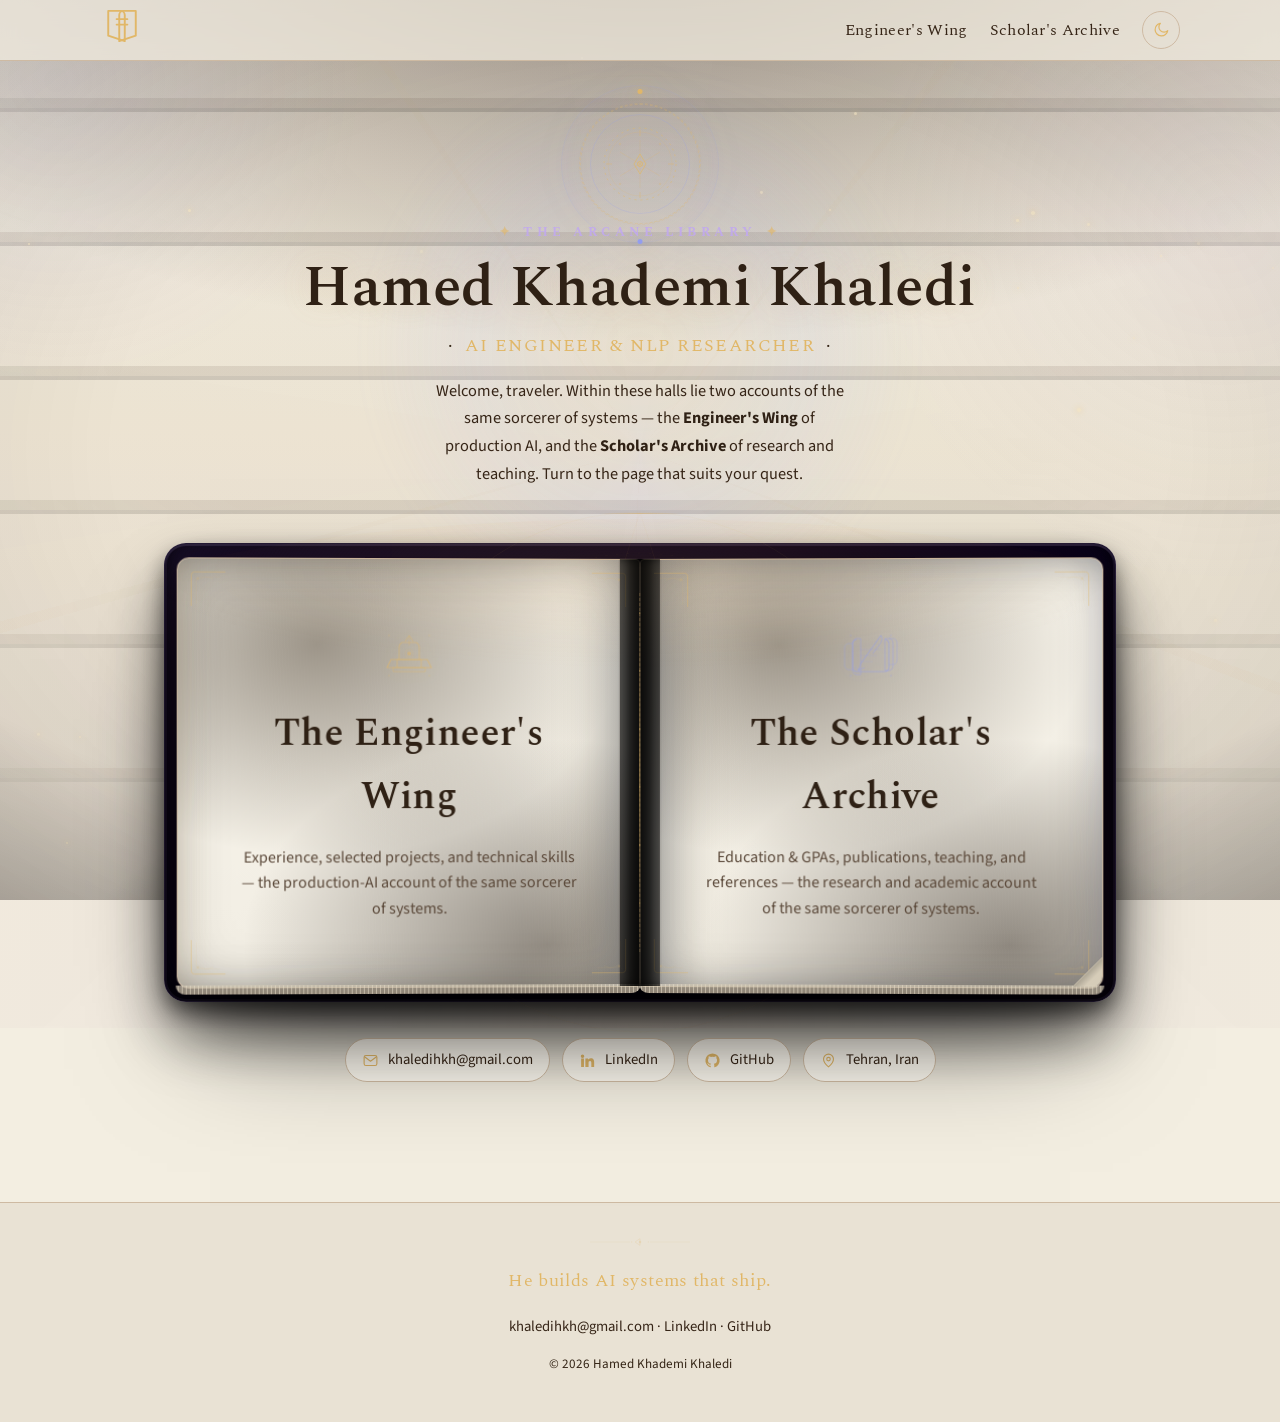
<file: index.html>
<!DOCTYPE html>
<html lang="en" class="no-js" data-theme="dark">
<head>
  <meta charset="UTF-8" />
  <meta name="viewport" content="width=device-width, initial-scale=1.0" />
  <title>Hamed Khademi Khaledi — The Arcane Library</title>
  <meta name="description" content="AI Engineer & NLP Researcher. Enter the Arcane Library — choose the Engineer's Wing or the Scholar's Archive." />
  <link rel="stylesheet" href="assets/library.css" />
  <link rel="preconnect" href="https://fonts.googleapis.com" />
  <link rel="preconnect" href="https://fonts.gstatic.com" crossorigin />
  <link href="https://fonts.googleapis.com/css2?family=Spectral:wght@400;500;600;700&family=Source+Sans+3:wght@400;500;600;700&display=swap" rel="stylesheet" />
  <noscript><style>.reveal,.stagger>*{opacity:1!important;transform:none!important}.mote,.arcane-wash,.plaque{animation:none!important}</style></noscript>
</head>
<body>
  <svg class="svg-defs" aria-hidden="true" focusable="false" width="0" height="0">
    <defs>
      <symbol id="book-mark" viewBox="0 0 32 32">
        <path d="M6 5h9a3 3 0 0 1 3 3v19l-12-4V5Z" stroke="currentColor" stroke-width="1.4" stroke-linejoin="round"/>
        <path d="M26 5h-9a3 3 0 0 0-3 3v19l12-4V5Z" stroke="currentColor" stroke-width="1.4" stroke-linejoin="round"/>
        <path d="M12 11h8M12 15h8" stroke="currentColor" stroke-width="1.2" stroke-linecap="round"/>
      </symbol>
    </defs>
  </svg>

  <div class="library-scene" aria-hidden="true"></div>
  <div class="shelves" aria-hidden="true"></div>
  <div class="arcane-wash" aria-hidden="true"></div>
  <div class="starfield" aria-hidden="true"></div>
  <div class="dust" aria-hidden="true"></div>
  <div class="vignette" aria-hidden="true"></div>
  <div class="candle-glow" aria-hidden="true"></div>

  <nav class="nav">
    <div class="wrap nav-inner">
      <div class="brand">
        <a href="index.html" aria-label="Hamed Khademi Khaledi — home">
          <span class="mark" aria-hidden="true">
            <svg class="mark-svg" viewBox="0 0 32 32" fill="none" xmlns="http://www.w3.org/2000/svg"><use href="#book-mark"/></svg>
          </span>
        </a>
      </div>
      <div class="nav-links">
        <a href="cv.html">Engineer's Wing</a>
        <a href="work.html">Scholar's Archive</a>
        <button class="theme-toggle" data-theme-toggle aria-label="Toggle light and dark library" title="Toggle theme">
          <svg viewBox="0 0 24 24" fill="none" xmlns="http://www.w3.org/2000/svg" width="18" height="18">
            <path d="M21 12.8A8.5 8.5 0 1 1 11.2 3a6.6 6.6 0 0 0 9.8 9.8Z" stroke="currentColor" stroke-width="1.6" stroke-linejoin="round"/>
          </svg>
        </button>
      </div>
    </div>
  </nav>

  <main class="entrance wrap">
    <div class="book-header reveal">
      <span class="rune-hero" aria-hidden="true">
        <span class="hero-ring" aria-hidden="true"></span>
        <span class="hero-ring hero-ring--inner" aria-hidden="true"></span>
        <span class="hero-asterism" aria-hidden="true"></span>
        <svg viewBox="0 0 80 80" fill="none" xmlns="http://www.w3.org/2000/svg">
          <circle cx="40" cy="40" r="36" stroke="currentColor" stroke-width="0.8" stroke-dasharray="2 4" opacity="0.6"/>
          <circle cx="40" cy="40" r="32" stroke="currentColor" stroke-width="0.5" opacity="0.3"/>
          <path d="M40 6v6M40 68v6M6 40h6M68 40h6" stroke="currentColor" stroke-width="0.8" opacity="0.5"/>
          <path d="M40 16v48M20 28l40 24M60 28l-40 24" stroke="currentColor" stroke-width="0.6" opacity="0.3"/>
          <path d="M40 30l6 10-6 10-6-10z" stroke="currentColor" stroke-width="0.9" fill="none" opacity="0.7"/>
          <circle cx="40" cy="40" r="2.5" stroke="currentColor" stroke-width="0.8"/>
          <circle cx="40" cy="40" r="1" fill="currentColor" opacity="0.6"/>
          <circle cx="20" cy="20" r="1.2" fill="currentColor" opacity="0.25"/>
          <circle cx="60" cy="20" r="1.2" fill="currentColor" opacity="0.25"/>
          <circle cx="20" cy="60" r="1.2" fill="currentColor" opacity="0.25"/>
          <circle cx="60" cy="60" r="1.2" fill="currentColor" opacity="0.25"/>
        </svg>
      </span>
      <h2 class="eyebrow">The Arcane Library</h2>
      <h1>Hamed Khademi Khaledi</h1>
      <p class="title">AI Engineer &amp; NLP Researcher</p>
      <p class="bio">
        Welcome, traveler. Within these halls lie two accounts of the same sorcerer of systems —
        the <strong>Engineer's Wing</strong> of production AI, and the <strong>Scholar's Archive</strong>
        of research and teaching. Turn to the page that suits your quest.
      </p>
    </div>

    <div class="book-frame">
      <div class="spell-circle" aria-hidden="true">
        <svg viewBox="0 0 400 400" fill="none" xmlns="http://www.w3.org/2000/svg">
          <circle cx="200" cy="200" r="190" stroke="currentColor" stroke-width="0.6" opacity="0.4"/>
          <circle cx="200" cy="200" r="160" stroke="currentColor" stroke-width="0.5" stroke-dasharray="2 6" opacity="0.3"/>
          <circle cx="200" cy="200" r="120" stroke="currentColor" stroke-width="0.4" opacity="0.25"/>
          <path d="M200 10l32.4 103.2h104.8L243.2 196.4l32.4 103.2L200 219.6 124.4 299.6l32.4-103.2L62.8 113.2h104.8z" stroke="currentColor" stroke-width="0.7" fill="none" opacity="0.3"/>
          <circle cx="200" cy="200" r="22" stroke="currentColor" stroke-width="0.7" opacity="0.4"/>
        </svg>
      </div>
      <div class="book-seal" aria-hidden="true">
        <svg viewBox="0 0 200 200" fill="none" xmlns="http://www.w3.org/2000/svg">
          <circle cx="100" cy="100" r="90" stroke="currentColor" stroke-width="0.6" opacity="0.4"/>
          <circle cx="100" cy="100" r="80" stroke="currentColor" stroke-width="0.4" stroke-dasharray="3 6" opacity="0.3"/>
          <circle cx="100" cy="100" r="70" stroke="currentColor" stroke-width="0.5" opacity="0.25"/>
          <path d="M100 10l17.6 56.2h59l-47.8 34.7 18.2 56-47-34.2-47 34.2 18.2-56L23.4 66.2h59z" stroke="currentColor" stroke-width="0.7" fill="none" opacity="0.35"/>
          <circle cx="100" cy="100" r="12" stroke="currentColor" stroke-width="0.6" opacity="0.4"/>
          <circle cx="100" cy="100" r="4" fill="currentColor" opacity="0.3"/>
        </svg>
      </div>
      <div class="book reveal">
        <a class="page page-left" href="cv.html" aria-label="Open the Engineer's Wing">
          <span class="corner corner-tl" aria-hidden="true"><svg viewBox="0 0 48 48" fill="none"><path d="M4 44V8a4 4 0 0 1 4-4h36" stroke="currentColor" stroke-width="1.2" stroke-linecap="round"/><path d="M10 42V14a4 4 0 0 1 4-4h24" stroke="currentColor" stroke-width="0.6" opacity="0.35"/><circle cx="12" cy="12" r="1.8" fill="currentColor" opacity="0.45"/><path d="M14 12c3 0 5-2 8-2s5 2 8 2" stroke="currentColor" stroke-width="0.6" opacity="0.4" fill="none"/><path d="M8 8l4 4" stroke="currentColor" stroke-width="0.5" opacity="0.3"/></svg></span>
          <span class="corner corner-tr" aria-hidden="true"><svg viewBox="0 0 48 48" fill="none"><path d="M44 44V8a4 4 0 0 0-4-4H4" stroke="currentColor" stroke-width="1.2" stroke-linecap="round"/><path d="M38 42V14a4 4 0 0 0-4-4H10" stroke="currentColor" stroke-width="0.6" opacity="0.35"/><circle cx="36" cy="12" r="1.8" fill="currentColor" opacity="0.45"/><path d="M34 12c-3 0-5-2-8-2s-5 2-8 2" stroke="currentColor" stroke-width="0.6" opacity="0.4" fill="none"/><path d="M40 8l-4 4" stroke="currentColor" stroke-width="0.5" opacity="0.3"/></svg></span>
          <span class="corner corner-bl" aria-hidden="true"><svg viewBox="0 0 48 48" fill="none"><path d="M4 4v36a4 4 0 0 0 4 4h36" stroke="currentColor" stroke-width="1.2" stroke-linecap="round"/><path d="M10 6v28a4 4 0 0 0 4 4h24" stroke="currentColor" stroke-width="0.6" opacity="0.35"/><circle cx="12" cy="36" r="1.8" fill="currentColor" opacity="0.45"/><path d="M14 36c3 0 5 2 8 2s5-2 8-2" stroke="currentColor" stroke-width="0.6" opacity="0.4" fill="none"/><path d="M8 40l4-4" stroke="currentColor" stroke-width="0.5" opacity="0.3"/></svg></span>
          <span class="corner corner-br" aria-hidden="true"><svg viewBox="0 0 48 48" fill="none"><path d="M44 4v36a4 4 0 0 1-4 4H4" stroke="currentColor" stroke-width="1.2" stroke-linecap="round"/><path d="M38 6v28a4 4 0 0 1-4 4H10" stroke="currentColor" stroke-width="0.6" opacity="0.35"/><circle cx="36" cy="36" r="1.8" fill="currentColor" opacity="0.45"/><path d="M34 36c-3 0-5 2-8 2s-5-2-8-2" stroke="currentColor" stroke-width="0.6" opacity="0.4" fill="none"/><path d="M40 40l-4-4" stroke="currentColor" stroke-width="0.5" opacity="0.3"/></svg></span>
          <div class="page-head">
            <span class="page-sigil-wrap" aria-hidden="true">
            <svg class="page-sigil" viewBox="0 0 64 64" fill="none" xmlns="http://www.w3.org/2000/svg">
              <!-- Anvil silhouette -->
              <path d="M16 44h32v4H16z" stroke="currentColor" stroke-width="1" opacity="0.5"/>
              <path d="M20 44v-8h24v8" stroke="currentColor" stroke-width="1.1" opacity="0.6"/>
              <path d="M14 36h36l4 8H10z" stroke="currentColor" stroke-width="1.2" stroke-linejoin="round" opacity="0.7"/>
              <path d="M22 36V24c0-2 1-4 3-5h14c2 1 3 3 3 5v12" stroke="currentColor" stroke-width="1.1" opacity="0.6"/>
              <!-- Hammer above -->
              <path d="M28 18l4-6 4 6" stroke="currentColor" stroke-width="1.1" stroke-linejoin="round" opacity="0.5"/>
              <path d="M32 12v10" stroke="currentColor" stroke-width="1" opacity="0.4"/>
              <!-- Ember spark -->
              <circle cx="32" cy="30" r="2" fill="currentColor" opacity="0.7"/>
              <circle cx="32" cy="30" r="4" stroke="currentColor" stroke-width="0.6" opacity="0.3"/>
              <!-- Corner sigil dots -->
              <circle cx="12" cy="12" r="1.2" fill="currentColor" opacity="0.2"/>
              <circle cx="52" cy="12" r="1.2" fill="currentColor" opacity="0.2"/>
              <circle cx="12" cy="52" r="1.2" fill="currentColor" opacity="0.2"/>
              <circle cx="52" cy="52" r="1.2" fill="currentColor" opacity="0.2"/>
            </svg>
            <svg class="page-sigil-ring" viewBox="0 0 80 80" fill="none" xmlns="http://www.w3.org/2000/svg"><circle cx="40" cy="40" r="39"/></svg>
            </span>
            <h2>The Engineer's Wing</h2>
            <p class="page-intro">
              Experience, selected projects, and technical skills — the production-AI account of the
              same sorcerer of systems.
            </p>
          </div>
        </a>

        <div class="book-spine" aria-hidden="true"></div>

        <a class="page page-right" href="work.html" aria-label="Open the Scholar's Archive">
          <span class="corner corner-tl" aria-hidden="true"><svg viewBox="0 0 48 48" fill="none"><path d="M44 44V8a4 4 0 0 0-4-4H4" stroke="currentColor" stroke-width="1.2" stroke-linecap="round"/><path d="M38 42V14a4 4 0 0 0-4-4H10" stroke="currentColor" stroke-width="0.6" opacity="0.35"/><circle cx="36" cy="12" r="1.8" fill="currentColor" opacity="0.45"/><path d="M34 12c-3 0-5-2-8-2s-5 2-8 2" stroke="currentColor" stroke-width="0.6" opacity="0.4" fill="none"/><path d="M40 8l-4 4" stroke="currentColor" stroke-width="0.5" opacity="0.3"/></svg></span>
          <span class="corner corner-tr" aria-hidden="true"><svg viewBox="0 0 48 48" fill="none"><path d="M44 44V8a4 4 0 0 0-4-4H4" stroke="currentColor" stroke-width="1.2" stroke-linecap="round"/><path d="M38 42V14a4 4 0 0 0-4-4H10" stroke="currentColor" stroke-width="0.6" opacity="0.35"/><circle cx="36" cy="12" r="1.8" fill="currentColor" opacity="0.45"/><path d="M34 12c-3 0-5-2-8-2s-5 2-8 2" stroke="currentColor" stroke-width="0.6" opacity="0.4" fill="none"/><path d="M40 8l-4 4" stroke="currentColor" stroke-width="0.5" opacity="0.3"/></svg></span>
          <span class="corner corner-bl" aria-hidden="true"><svg viewBox="0 0 48 48" fill="none"><path d="M4 4v36a4 4 0 0 0 4 4h36" stroke="currentColor" stroke-width="1.2" stroke-linecap="round"/><path d="M10 6v28a4 4 0 0 0 4 4h24" stroke="currentColor" stroke-width="0.6" opacity="0.35"/><circle cx="12" cy="36" r="1.8" fill="currentColor" opacity="0.45"/><path d="M14 36c3 0 5 2 8 2s5-2 8-2" stroke="currentColor" stroke-width="0.6" opacity="0.4" fill="none"/><path d="M8 40l4-4" stroke="currentColor" stroke-width="0.5" opacity="0.3"/></svg></span>
          <span class="corner corner-br" aria-hidden="true"><svg viewBox="0 0 48 48" fill="none"><path d="M44 4v36a4 4 0 0 1-4 4H4" stroke="currentColor" stroke-width="1.2" stroke-linecap="round"/><path d="M38 6v28a4 4 0 0 1-4 4H10" stroke="currentColor" stroke-width="0.6" opacity="0.35"/><circle cx="36" cy="36" r="1.8" fill="currentColor" opacity="0.45"/><path d="M34 36c-3 0-5 2-8 2s-5-2-8-2" stroke="currentColor" stroke-width="0.6" opacity="0.4" fill="none"/><path d="M40 40l-4-4" stroke="currentColor" stroke-width="0.5" opacity="0.3"/></svg></span>
          <span class="dogear" aria-hidden="true"></span>
          <div class="page-head">
            <span class="page-sigil-wrap" aria-hidden="true">
            <svg class="page-sigil" viewBox="0 0 64 64" fill="none" xmlns="http://www.w3.org/2000/svg">
              <!-- Scroll -->
              <path d="M18 16c-2 0-4 2-4 4v24c0 2 2 4 4 4h28c2 0 4-2 4-4V20c0-2-2-4-4-4" stroke="currentColor" stroke-width="1.1" opacity="0.6"/>
              <path d="M14 20c0-3 2-5 4-5h4v36h-4c-2 0-4-2-4-4V20z" stroke="currentColor" stroke-width="1" opacity="0.5"/>
              <path d="M46 15h4c2 0 4 2 4 4v24c0 2-2 4-4 4h-4V15z" stroke="currentColor" stroke-width="1" opacity="0.5"/>
              <path d="M14 20h-4c-2 0-4 2-4 4v18c0 2 2 4 4 4h4" stroke="currentColor" stroke-width="1" opacity="0.4"/>
              <path d="M50 15h4c2 0 4 2 4 4v18c0 2-2 4-4 4h-4" stroke="currentColor" stroke-width="1" opacity="0.4"/>
              <!-- Quill pen -->
              <path d="M42 12l-20 28" stroke="currentColor" stroke-width="1.2" opacity="0.6"/>
              <path d="M42 12c2 2 1 6-2 10l-6 8" stroke="currentColor" stroke-width="1.1" stroke-linejoin="round" opacity="0.5"/>
              <path d="M22 40l-2 6 6-2" stroke="currentColor" stroke-width="1" stroke-linejoin="round" opacity="0.5"/>
              <!-- Ink drops -->
              <circle cx="20" cy="46" r="1.5" fill="currentColor" opacity="0.5"/>
              <circle cx="17" cy="44" r="1" fill="currentColor" opacity="0.3"/>
              <!-- Text lines on scroll -->
              <path d="M22 26h20M22 32h16M22 38h12" stroke="currentColor" stroke-width="0.6" opacity="0.35"/>
              <!-- Corner sigil dots -->
              <circle cx="12" cy="12" r="1.2" fill="currentColor" opacity="0.2"/>
              <circle cx="52" cy="12" r="1.2" fill="currentColor" opacity="0.2"/>
              <circle cx="12" cy="52" r="1.2" fill="currentColor" opacity="0.2"/>
              <circle cx="52" cy="52" r="1.2" fill="currentColor" opacity="0.2"/>
            </svg>
            <svg class="page-sigil-ring" viewBox="0 0 80 80" fill="none" xmlns="http://www.w3.org/2000/svg"><circle cx="40" cy="40" r="39"/></svg>
            </span>
            <h2>The Scholar's Archive</h2>
            <p class="page-intro">
              Education &amp; GPAs, publications, teaching, and references — the research and academic
              account of the same sorcerer of systems.
            </p>
          </div>
        </a>
      </div>
    </div>

    <div class="contacts reveal">
      <a class="contact-chip" href="mailto:khaledihkh@gmail.com">
        <svg viewBox="0 0 24 24" fill="none" xmlns="http://www.w3.org/2000/svg"><rect x="3" y="5" width="18" height="14" rx="2.5" stroke="currentColor" stroke-width="1.6"/><path d="m4 7 8 6 8-6" stroke="currentColor" stroke-width="1.6" stroke-linecap="round" stroke-linejoin="round"/></svg>
        khaledihkh@gmail.com
      </a>
      <a class="contact-chip" href="https://www.linkedin.com/in/hamed-khademi/" target="_blank" rel="noopener">
        <svg viewBox="0 0 24 24" fill="currentColor" xmlns="http://www.w3.org/2000/svg"><path d="M4.98 3.5a2.5 2.5 0 1 1 0 5 2.5 2.5 0 0 1 0-5ZM3 9h4v12H3V9Zm6 0h3.8v1.7h.05c.53-1 1.83-2.05 3.77-2.05 4.03 0 4.78 2.65 4.78 6.1V21h-4v-5.4c0-1.3-.02-2.96-1.8-2.96-1.8 0-2.08 1.4-2.08 2.86V21H9V9Z"/></svg>
        LinkedIn
      </a>
      <a class="contact-chip" href="https://github.com/hamedkhaledi" target="_blank" rel="noopener">
        <svg viewBox="0 0 24 24" fill="currentColor" xmlns="http://www.w3.org/2000/svg"><path d="M12 2a10 10 0 0 0-3.16 19.49c.5.09.68-.22.68-.48v-1.7c-2.78.6-3.37-1.34-3.37-1.34-.45-1.16-1.1-1.47-1.1-1.47-.9-.62.07-.6.07-.6 1 .07 1.53 1.03 1.53 1.03.9 1.53 2.34 1.09 2.91.83.09-.65.35-1.09.63-1.34-2.22-.25-4.55-1.11-4.55-4.94 0-1.09.39-1.98 1.03-2.68-.1-.25-.45-1.27.1-2.65 0 0 .84-.27 2.75 1.02a9.5 9.5 0 0 1 5 0c1.91-1.29 2.75-1.02 2.75-1.02.55 1.38.2 2.4.1 2.65.64.7 1.03 1.59 1.03 2.68 0 3.84-2.34 4.69-4.57 4.94.36.31.68.92.68 1.85v2.74c0 .27.18.58.69.48A10 10 0 0 0 12 2Z"/></svg>
        GitHub
      </a>
      <span class="contact-chip">
        <svg viewBox="0 0 24 24" fill="none" xmlns="http://www.w3.org/2000/svg"><path d="M12 21s7-5.5 7-11a7 7 0 1 0-14 0c0 5.5 7 11 7 11Z" stroke="currentColor" stroke-width="1.6" stroke-linejoin="round"/><circle cx="12" cy="10" r="2.5" stroke="currentColor" stroke-width="1.6"/></svg>
        Tehran, Iran
      </span>
    </div>
  </main>

  <footer class="footer">
    <div class="wrap">
      <svg class="footer-rune" viewBox="0 0 120 12" fill="none" xmlns="http://www.w3.org/2000/svg" aria-hidden="true">
        <path d="M0 6h48" stroke="currentColor" stroke-width="0.5" opacity="0.3"/>
        <path d="M72 6h48" stroke="currentColor" stroke-width="0.5" opacity="0.3"/>
        <path d="M54 6l6-4v8l-6-4Z" stroke="currentColor" stroke-width="0.6" fill="none" opacity="0.5"/>
        <circle cx="60" cy="6" r="1.5" fill="currentColor" opacity="0.4"/>
        <circle cx="50" cy="6" r="0.8" fill="currentColor" opacity="0.25"/>
        <circle cx="70" cy="6" r="0.8" fill="currentColor" opacity="0.25"/>
      </svg>
      <p class="line">He builds AI systems that ship.</p>
      <p class="contact">
        <a href="mailto:khaledihkh@gmail.com">khaledihkh@gmail.com</a>
        · <a href="https://www.linkedin.com/in/hamed-khademi/" target="_blank" rel="noopener">LinkedIn</a>
        · <a href="https://github.com/hamedkhaledi" target="_blank" rel="noopener">GitHub</a>
      </p>
      <p class="copy">© <span id="year"></span> Hamed Khademi Khaledi</p>
    </div>
  </footer>

  <script src="assets/library.js"></script>
</body>
</html>
</file>
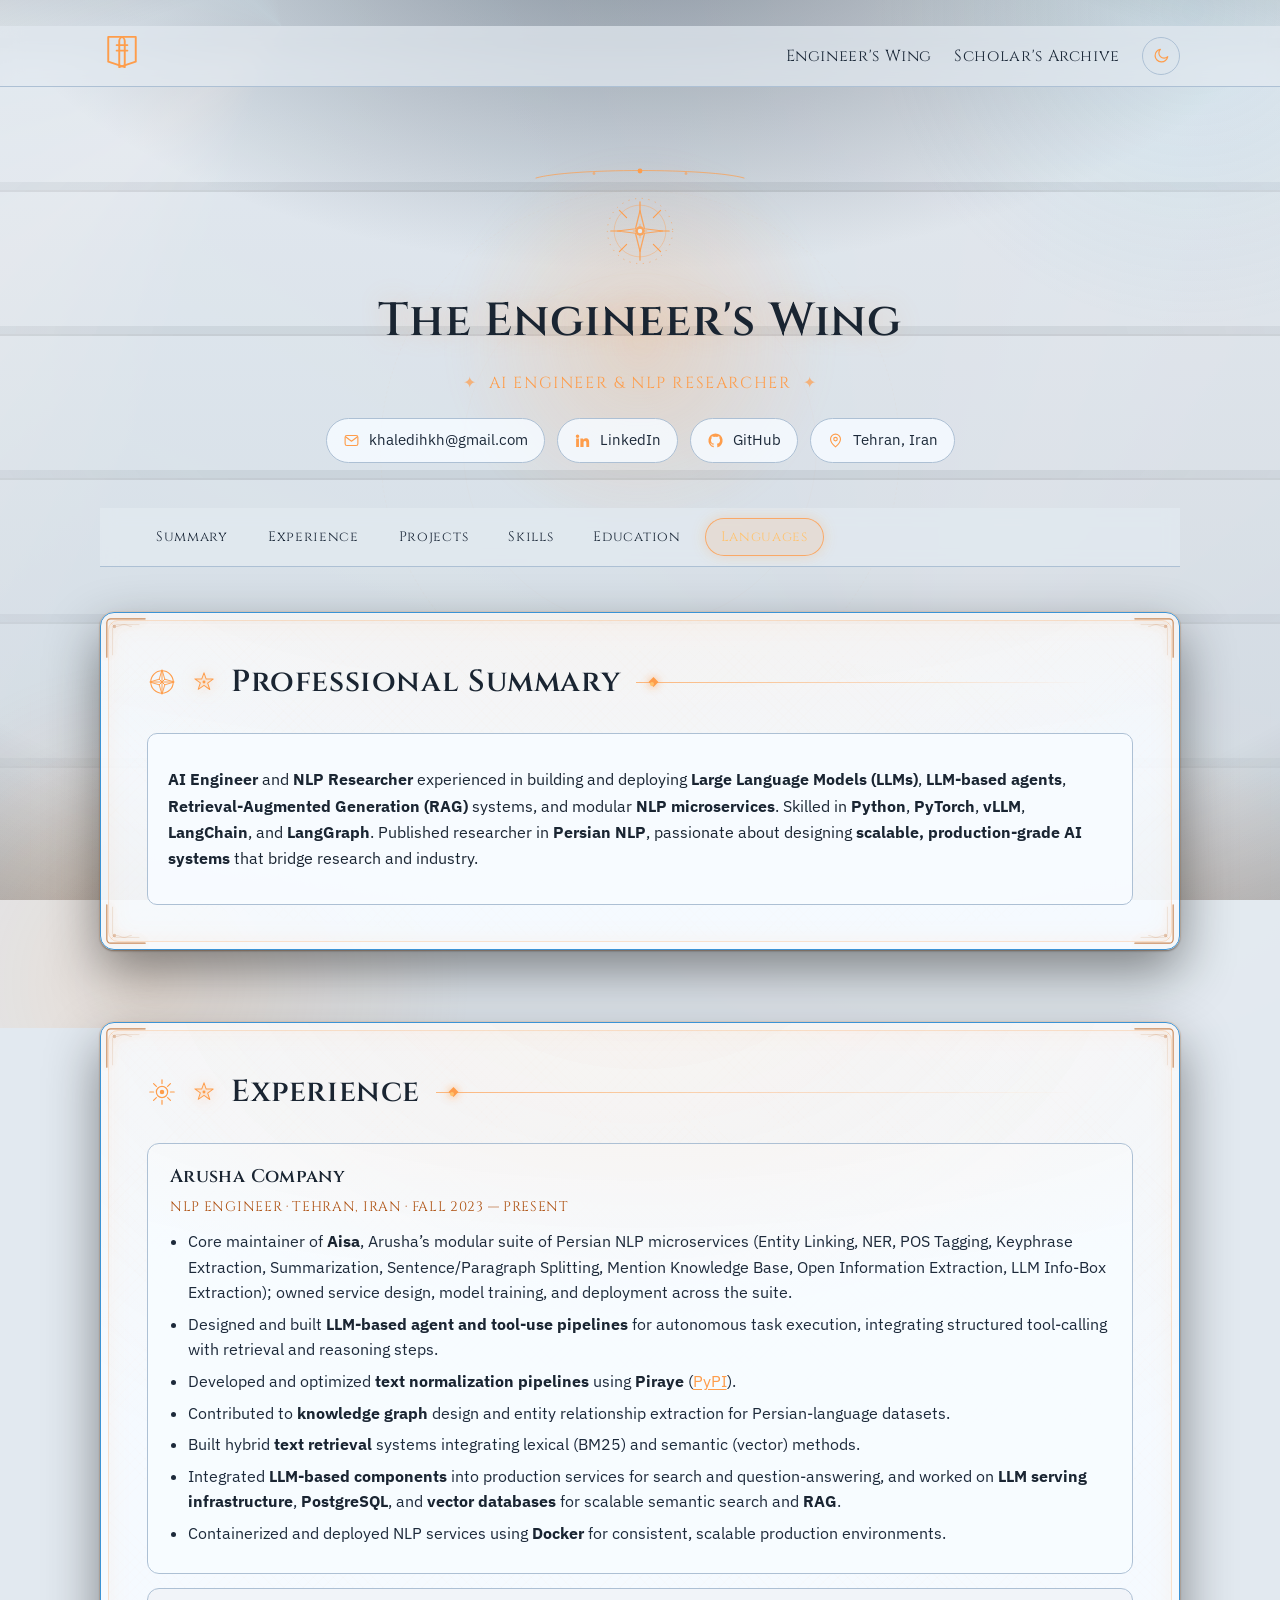
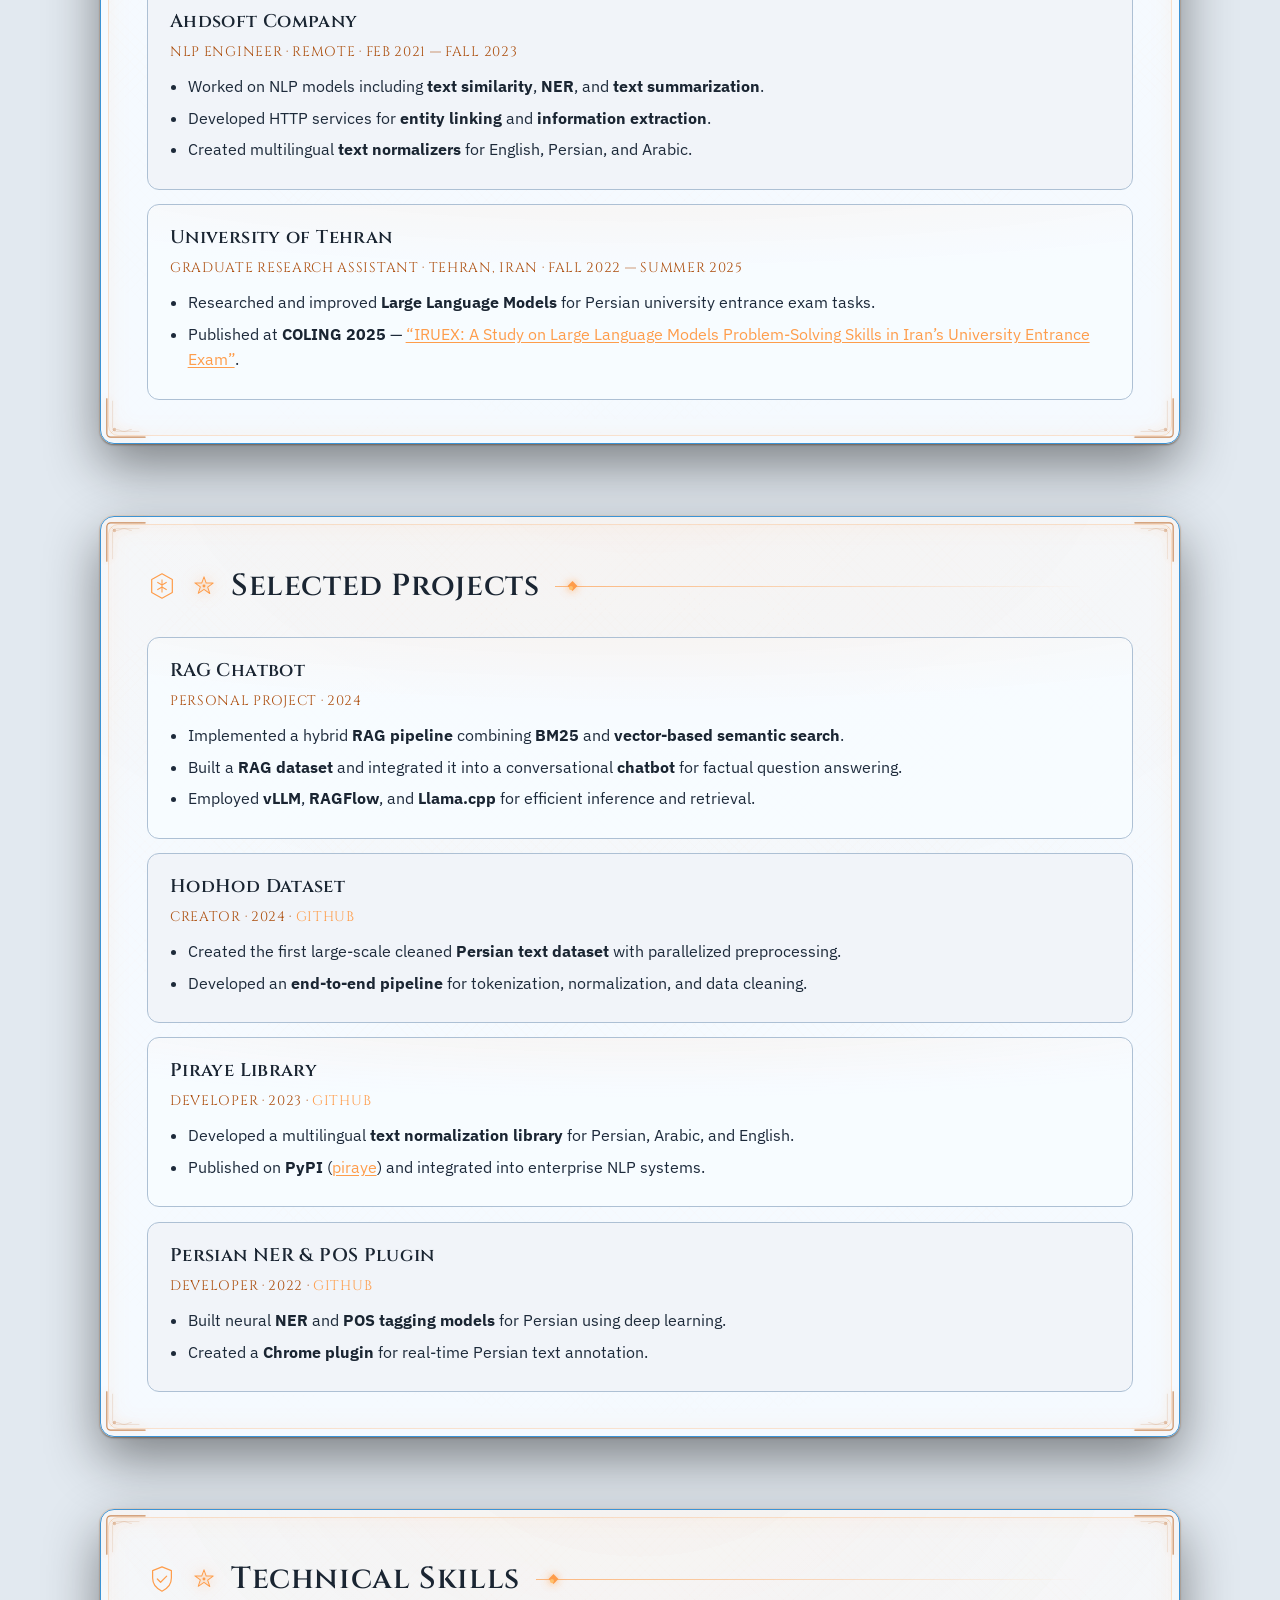
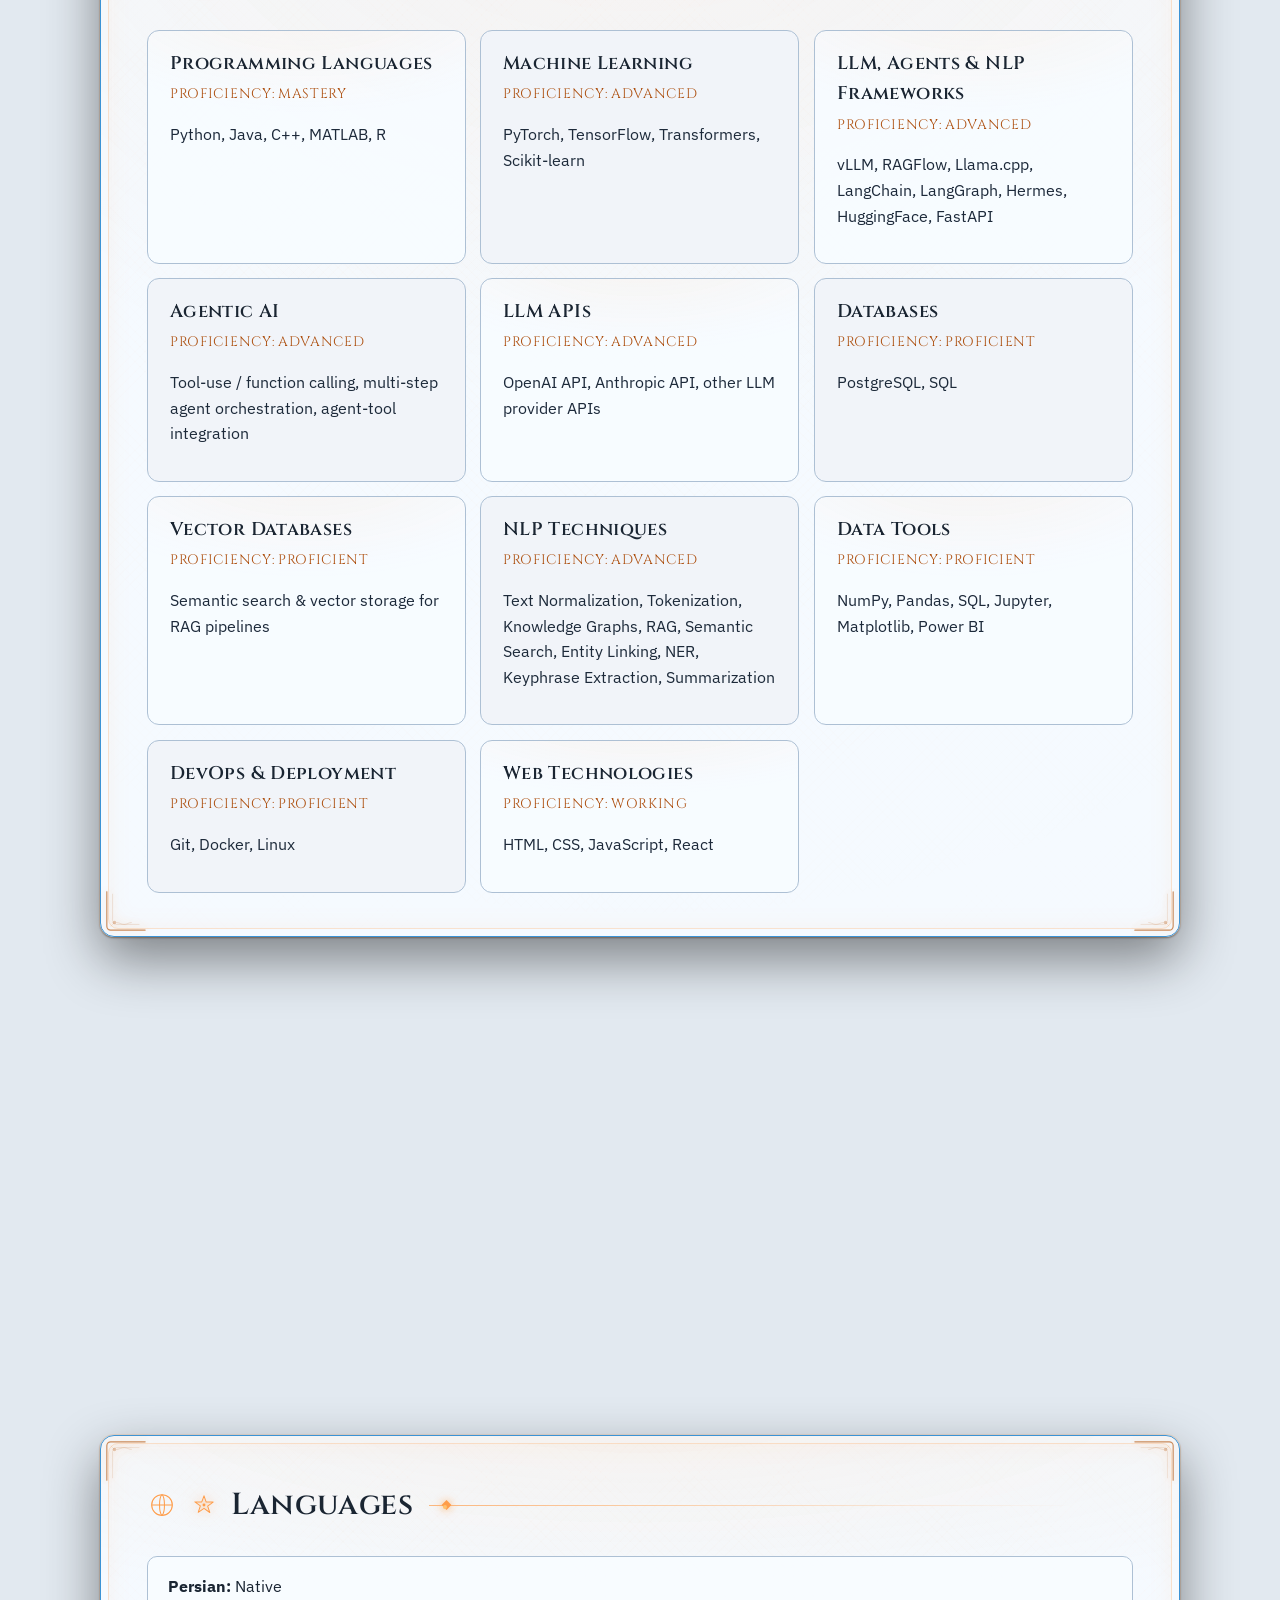
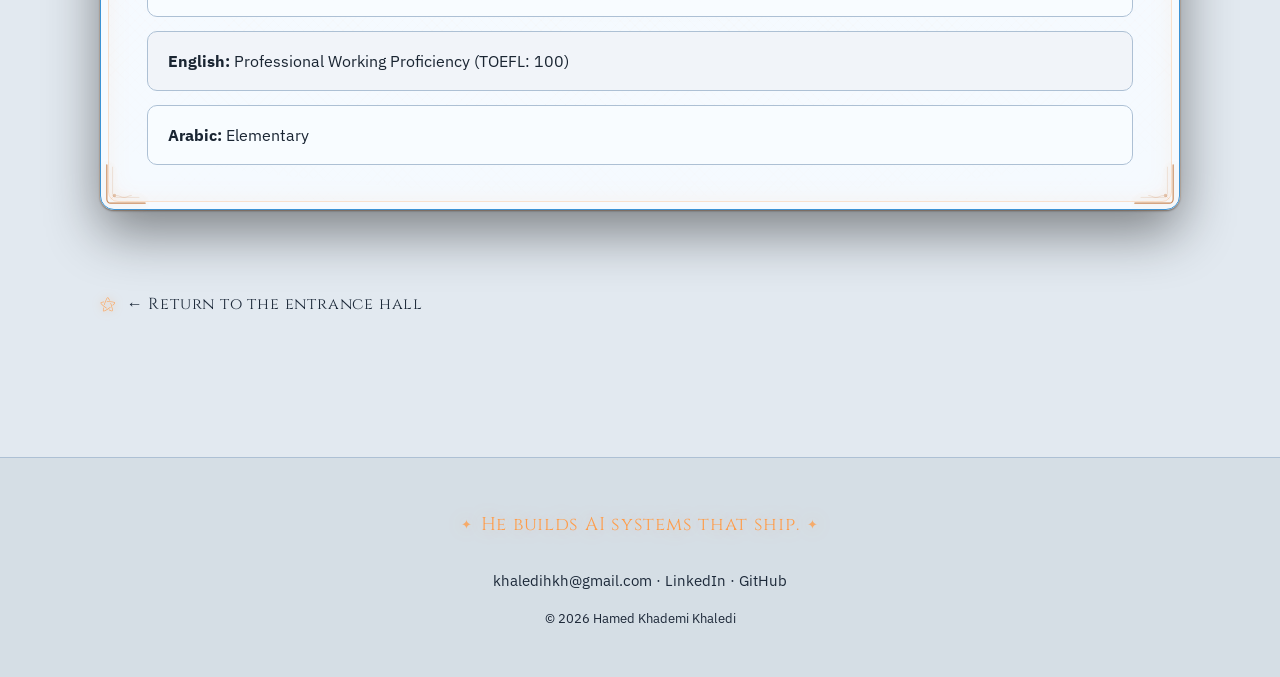
<file: cv.html>
<!DOCTYPE html>
<html lang="en" class="no-js" data-theme="light" data-default-theme="light">
<head>
  <meta charset="UTF-8" />
  <meta name="viewport" content="width=device-width, initial-scale=1.0" />
  <title>Hamed Khademi Khaledi — The Engineer's Wing</title>
  <meta name="description" content="Industry CV of Hamed Khademi Khaledi, AI Engineer & NLP Researcher: experience, selected projects, and technical skills." />
  <link rel="stylesheet" href="assets/wing-engineer.css" />
  <link rel="preconnect" href="https://fonts.googleapis.com" />
  <link rel="preconnect" href="https://fonts.gstatic.com" crossorigin />
  <link href="https://fonts.googleapis.com/css2?family=Cinzel:wght@500;600;700&family=IBM+Plex+Sans:wght@400;500;600;700&display=swap" rel="stylesheet" />
  <noscript><style>.reveal,.stagger>*{opacity:1!important;transform:none!important}.spark{animation:none!important}</style></noscript>
</head>
<body>
  <svg class="svg-defs" aria-hidden="true" focusable="false" width="0" height="0">
    <defs>
      <symbol id="book-mark" viewBox="0 0 32 32">
        <path d="M6 5h9a3 3 0 0 1 3 3v19l-12-4V5Z" stroke="currentColor" stroke-width="1.4" stroke-linejoin="round"/>
        <path d="M26 5h-9a3 3 0 0 0-3 3v19l12-4V5Z" stroke="currentColor" stroke-width="1.4" stroke-linejoin="round"/>
        <path d="M12 11h8M12 15h8" stroke="currentColor" stroke-width="1.2" stroke-linecap="round"/>
      </symbol>
    </defs>
  </svg>

  <div class="forge-scene" aria-hidden="true"></div>
  <div class="forge-aurora" aria-hidden="true"></div>
  <div class="forge-plates" aria-hidden="true"></div>
  <div class="forge-wash" aria-hidden="true"></div>
  <div class="forge-shimmer" aria-hidden="true"></div>
  <div class="forge-sparks" aria-hidden="true"></div>
  <div class="forge-comets" aria-hidden="true"></div>
  <div class="forge-vignette" aria-hidden="true"></div>
  <div class="rune-field" aria-hidden="true"></div>
  <div class="sigil-ring" aria-hidden="true"></div>
  <div class="wing-cursor-glow" aria-hidden="true"></div>

  <nav class="nav">
    <div class="wrap nav-inner">
      <div class="brand">
        <a href="index.html" aria-label="Hamed Khademi Khaledi — home">
          <span class="mark" aria-hidden="true">
            <svg class="mark-svg" viewBox="0 0 32 32" fill="none" xmlns="http://www.w3.org/2000/svg"><use href="#book-mark"/></svg>
          </span>
        </a>
      </div>
      <div class="nav-links">
        <a href="cv.html">Engineer's Wing</a>
        <a href="work.html">Scholar's Archive</a>
        <button class="theme-toggle" data-theme-toggle aria-label="Toggle light and dark library" title="Toggle theme">
          <svg viewBox="0 0 24 24" fill="none" xmlns="http://www.w3.org/2000/svg" width="18" height="18">
            <path d="M21 12.8A8.5 8.5 0 1 1 11.2 3a6.6 6.6 0 0 0 9.8 9.8Z" stroke="currentColor" stroke-width="1.6" stroke-linejoin="round"/>
          </svg>
        </button>
      </div>
    </div>
  </nav>

  <main class="wing wrap" data-wing="engineer">
    <header class="wing-header reveal stagger">
      <svg class="arc-rule" viewBox="0 0 220 14" fill="none" xmlns="http://www.w3.org/2000/svg" aria-hidden="true">
        <path d="M6 11C40 1 180 1 214 11" stroke="currentColor" stroke-width="1" stroke-linecap="round" opacity="0.7"/>
        <circle cx="110" cy="4" r="2.4" fill="currentColor"/>
        <circle cx="64" cy="6.5" r="1.4" fill="currentColor" opacity="0.6"/>
        <circle cx="156" cy="6.5" r="1.4" fill="currentColor" opacity="0.6"/>
      </svg>
      <svg class="crest" viewBox="0 0 64 64" fill="none" xmlns="http://www.w3.org/2000/svg" aria-hidden="true">
        <g class="crest-ring crest-ring--outer">
          <circle cx="32" cy="32" r="29" stroke="currentColor" stroke-width="0.8" stroke-dasharray="1 5" opacity="0.7"/>
        </g>
        <circle cx="32" cy="32" r="23" stroke="currentColor" stroke-width="0.7" opacity="0.45"/>
        <g stroke="currentColor" stroke-width="1" stroke-linecap="round">
          <path d="M32 6v9M32 49v9M6 32h9M49 32h9M13.7 13.7l6.4 6.4M43.9 43.9l6.4 6.4M50.3 13.7l-6.4 6.4M20.1 43.9l-6.4 6.4"/>
        </g>
        <path d="M32 14 36 30 52 32 36 34 32 50 28 34 12 32 28 30Z" stroke="currentColor" stroke-width="1.1" stroke-linejoin="round" opacity="0.85"/>
        <path d="M32 26v12M26 32h12" stroke="currentColor" stroke-width="0.9" stroke-linecap="round" opacity="0.6"/>
        <circle cx="32" cy="32" r="4.2" fill="currentColor" opacity="0.85"/>
        <circle cx="32" cy="32" r="2" fill="var(--bg)"/>
      </svg>
      <h1>The Engineer's Wing</h1>
      <p class="sub">AI Engineer &amp; NLP Researcher</p>
      <div class="contacts">
        <a class="contact-chip" href="mailto:khaledihkh@gmail.com">
          <svg viewBox="0 0 24 24" fill="none" xmlns="http://www.w3.org/2000/svg"><rect x="3" y="5" width="18" height="14" rx="2.5" stroke="currentColor" stroke-width="1.6"/><path d="m4 7 8 6 8-6" stroke="currentColor" stroke-width="1.6" stroke-linecap="round" stroke-linejoin="round"/></svg>
          khaledihkh@gmail.com
        </a>
        <a class="contact-chip" href="https://www.linkedin.com/in/hamed-khademi/" target="_blank" rel="noopener">
          <svg viewBox="0 0 24 24" fill="currentColor" xmlns="http://www.w3.org/2000/svg"><path d="M4.98 3.5a2.5 2.5 0 1 1 0 5 2.5 2.5 0 0 1 0-5ZM3 9h4v12H3V9Zm6 0h3.8v1.7h.05c.53-1 1.83-2.05 3.77-2.05 4.03 0 4.78 2.65 4.78 6.1V21h-4v-5.4c0-1.3-.02-2.96-1.8-2.96-1.8 0-2.08 1.4-2.08 2.86V21H9V9Z"/></svg>
          LinkedIn
        </a>
        <a class="contact-chip" href="https://github.com/hamedkhaledi" target="_blank" rel="noopener">
          <svg viewBox="0 0 24 24" fill="currentColor" xmlns="http://www.w3.org/2000/svg"><path d="M12 2a10 10 0 0 0-3.16 19.49c.5.09.68-.22.68-.48v-1.7c-2.78.6-3.37-1.34-3.37-1.34-.45-1.16-1.1-1.47-1.1-1.47-.9-.62.07-.6.07-.6 1 .07 1.53 1.03 1.53 1.03.9 1.53 2.34 1.09 2.91.83.09-.65.35-1.09.63-1.34-2.22-.25-4.55-1.11-4.55-4.94 0-1.09.39-1.98 1.03-2.68-.1-.25-.45-1.27.1-2.65 0 0 .84-.27 2.75 1.02a9.5 9.5 0 0 1 5 0c1.91-1.29 2.75-1.02 2.75-1.02.55 1.38.2 2.4.1 2.65.64.7 1.03 1.59 1.03 2.68 0 3.84-2.34 4.69-4.57 4.94.36.31.68.92.68 1.85v2.74c0 .27.18.58.69.48A10 10 0 0 0 12 2Z"/></svg>
          GitHub
        </a>
        <span class="contact-chip">
          <svg viewBox="0 0 24 24" fill="none" xmlns="http://www.w3.org/2000/svg"><path d="M12 21s7-5.5 7-11a7 7 0 1 0-14 0c0 5.5 7 11 7 11Z" stroke="currentColor" stroke-width="1.6" stroke-linejoin="round"/><circle cx="12" cy="10" r="2.5" stroke="currentColor" stroke-width="1.6"/></svg>
          Tehran, Iran
        </span>
      </div>
    </header>

    <nav class="toc" aria-label="Sections of the Engineer's Wing">
      <div class="toc-inner wrap">
        <a href="#summary">Summary</a>
        <a href="#experience">Experience</a>
        <a href="#projects">Projects</a>
        <a href="#skills">Skills</a>
        <a href="#education">Education</a>
        <a href="#languages">Languages</a>
      </div>
    </nav>

    <section class="shelf-section leaf reveal" id="summary">
      <div class="shelf-head">
        <svg class="rune" viewBox="0 0 32 32" fill="none" xmlns="http://www.w3.org/2000/svg" aria-hidden="true"><circle cx="16" cy="16" r="12" stroke="currentColor" stroke-width="1.2"/><path d="M16 3v26M3 16h26" stroke="currentColor" stroke-width="1"/><path d="M16 3 19 13 16 16 13 13Z M16 29 13 19 16 16 19 19Z M3 16 13 13 16 16 13 19Z M29 16 19 19 16 16 19 13Z" stroke="currentColor" stroke-width="1" stroke-linejoin="round"/></svg>
        <h2>Professional Summary</h2>
        <span class="alchemy-rule" aria-hidden="true"></span>
      </div>
      <div class="ledger">
        <div class="row">
          <p><strong>AI Engineer</strong> and <strong>NLP Researcher</strong> experienced in building and deploying <strong>Large Language Models (LLMs)</strong>, <strong>LLM-based agents</strong>, <strong>Retrieval-Augmented Generation (RAG)</strong> systems, and modular <strong>NLP microservices</strong>. Skilled in <strong>Python</strong>, <strong>PyTorch</strong>, <strong>vLLM</strong>, <strong>LangChain</strong>, and <strong>LangGraph</strong>. Published researcher in <strong>Persian NLP</strong>, passionate about designing <strong>scalable, production-grade AI systems</strong> that bridge research and industry.</p>
        </div>
      </div>
    </section>

    <section class="shelf-section leaf reveal" id="experience">
      <div class="shelf-head">
        <svg class="rune" viewBox="0 0 32 32" fill="none" xmlns="http://www.w3.org/2000/svg" aria-hidden="true"><circle cx="16" cy="16" r="6" stroke="currentColor" stroke-width="1.3"/><circle cx="16" cy="16" r="2.4" fill="currentColor"/><path d="M16 3v4M16 25v4M3 16h4M25 16h4M7 7l3 3M22 22l3 3M25 7l-3 3M10 22l-3 3" stroke="currentColor" stroke-width="1.3" stroke-linecap="round"/></svg>
        <h2>Experience</h2>
        <span class="alchemy-rule" aria-hidden="true"></span>
      </div>
      <div class="entries entries--rows">
        <article class="entry lit">
          <div class="entry-head">
            <h3 class="entry-title">Arusha Company</h3>
            <p class="entry-meta">NLP Engineer · Tehran, Iran · Fall 2023 — Present</p>
          </div>
          <div class="entry-body">
            <ul><li>Core maintainer of <strong>Aisa</strong>, Arusha’s modular suite of Persian NLP microservices (Entity Linking, NER, POS Tagging, Keyphrase Extraction, Summarization, Sentence/Paragraph Splitting, Mention Knowledge Base, Open Information Extraction, LLM Info-Box Extraction); owned service design, model training, and deployment across the suite.</li><li>Designed and built <strong>LLM-based agent and tool-use pipelines</strong> for autonomous task execution, integrating structured tool-calling with retrieval and reasoning steps.</li><li>Developed and optimized <strong>text normalization pipelines</strong> using <strong>Piraye</strong> (<a href='https://pypi.org/project/piraye/' target='_blank' rel='noopener'>PyPI</a>).</li><li>Contributed to <strong>knowledge graph</strong> design and entity relationship extraction for Persian-language datasets.</li><li>Built hybrid <strong>text retrieval</strong> systems integrating lexical (BM25) and semantic (vector) methods.</li><li>Integrated <strong>LLM-based components</strong> into production services for search and question-answering, and worked on <strong>LLM serving infrastructure</strong>, <strong>PostgreSQL</strong>, and <strong>vector databases</strong> for scalable semantic search and <strong>RAG</strong>.</li><li>Containerized and deployed NLP services using <strong>Docker</strong> for consistent, scalable production environments.</li></ul>
          </div>
        </article>
        <article class="entry lit">
          <div class="entry-head">
            <h3 class="entry-title">Ahdsoft Company</h3>
            <p class="entry-meta">NLP Engineer · Remote · Feb 2021 — Fall 2023</p>
          </div>
          <div class="entry-body">
            <ul><li>Worked on NLP models including <strong>text similarity</strong>, <strong>NER</strong>, and <strong>text summarization</strong>.</li><li>Developed HTTP services for <strong>entity linking</strong> and <strong>information extraction</strong>.</li><li>Created multilingual <strong>text normalizers</strong> for English, Persian, and Arabic.</li></ul>
          </div>
        </article>
        <article class="entry lit">
          <div class="entry-head">
            <h3 class="entry-title">University of Tehran</h3>
            <p class="entry-meta">Graduate Research Assistant · Tehran, Iran · Fall 2022 — Summer 2025</p>
          </div>
          <div class="entry-body">
            <ul><li>Researched and improved <strong>Large Language Models</strong> for Persian university entrance exam tasks.</li><li>Published at <strong>COLING 2025</strong> — <a href='https://aclanthology.org/2025.coling-main.434/' target='_blank' rel='noopener'>“IRUEX: A Study on Large Language Models Problem-Solving Skills in Iran’s University Entrance Exam”</a>.</li></ul>
          </div>
        </article>
      </div>
    </section>

    <section class="shelf-section leaf reveal" id="projects">
      <div class="shelf-head">
        <svg class="rune" viewBox="0 0 32 32" fill="none" xmlns="http://www.w3.org/2000/svg" aria-hidden="true"><path d="M16 3 27 9v14L16 29 5 23V9Z" stroke="currentColor" stroke-width="1.3" stroke-linejoin="round"/><path d="M16 9v14M11 12l5 3 5-3M11 20l5-3 5 3" stroke="currentColor" stroke-width="1.1" stroke-linejoin="round"/></svg>
        <h2>Selected Projects</h2>
        <span class="alchemy-rule" aria-hidden="true"></span>
      </div>
      <div class="entries entries--rows">
        <article class="entry lit">
          <div class="entry-head">
            <h3 class="entry-title">RAG Chatbot</h3>
            <p class="entry-meta">Personal Project · 2024</p>
          </div>
          <div class="entry-body">
            <ul><li>Implemented a hybrid <strong>RAG pipeline</strong> combining <strong>BM25</strong> and <strong>vector-based semantic search</strong>.</li><li>Built a <strong>RAG dataset</strong> and integrated it into a conversational <strong>chatbot</strong> for factual question answering.</li><li>Employed <strong>vLLM</strong>, <strong>RAGFlow</strong>, and <strong>Llama.cpp</strong> for efficient inference and retrieval.</li></ul>
          </div>
        </article>
        <article class="entry lit">
          <div class="entry-head">
            <h3 class="entry-title">HodHod Dataset</h3>
            <p class="entry-meta">Creator · 2024 · <a href='https://github.com/UT-NLP-LAB/HodHod_Preprocess' target='_blank' rel='noopener'>GitHub</a></p>
          </div>
          <div class="entry-body">
            <ul><li>Created the first large-scale cleaned <strong>Persian text dataset</strong> with parallelized preprocessing.</li><li>Developed an <strong>end-to-end pipeline</strong> for tokenization, normalization, and data cleaning.</li></ul>
          </div>
        </article>
        <article class="entry lit">
          <div class="entry-head">
            <h3 class="entry-title">Piraye Library</h3>
            <p class="entry-meta">Developer · 2023 · <a href='https://github.com/arushadev/piraye' target='_blank' rel='noopener'>GitHub</a></p>
          </div>
          <div class="entry-body">
            <ul><li>Developed a multilingual <strong>text normalization library</strong> for Persian, Arabic, and English.</li><li>Published on <strong>PyPI</strong> (<a href='https://pypi.org/project/piraye/' target='_blank' rel='noopener'>piraye</a>) and integrated into enterprise NLP systems.</li></ul>
          </div>
        </article>
        <article class="entry lit">
          <div class="entry-head">
            <h3 class="entry-title">Persian NER &amp; POS Plugin</h3>
            <p class="entry-meta">Developer · 2022 · <a href='https://github.com/hamedkhaledi/bachelor-project' target='_blank' rel='noopener'>GitHub</a></p>
          </div>
          <div class="entry-body">
            <ul><li>Built neural <strong>NER</strong> and <strong>POS tagging models</strong> for Persian using deep learning.</li><li>Created a <strong>Chrome plugin</strong> for real-time Persian text annotation.</li></ul>
          </div>
        </article>
      </div>
    </section>

    <section class="shelf-section leaf reveal" id="skills">
      <div class="shelf-head">
        <svg class="rune" viewBox="0 0 32 32" fill="none" xmlns="http://www.w3.org/2000/svg" aria-hidden="true"><path d="M16 3 26 7v8c0 7-4.5 11.5-10 14C10.5 26.5 6 22 6 15V7Z" stroke="currentColor" stroke-width="1.3" stroke-linejoin="round"/><path d="M11 16 14.5 19.5 21 13" stroke="currentColor" stroke-width="1.3" stroke-linecap="round" stroke-linejoin="round"/></svg>
        <h2>Technical Skills</h2>
        <span class="alchemy-rule" aria-hidden="true"></span>
      </div>
      <div class="entries">
        <article class="entry lit">
          <div class="entry-head"><h3 class="entry-title">Programming Languages</h3><p class="entry-meta">Proficiency: Mastery</p></div>
          <div class="entry-body"><p>Python, Java, C++, MATLAB, R</p></div>
        </article>
        <article class="entry lit">
          <div class="entry-head"><h3 class="entry-title">Machine Learning</h3><p class="entry-meta">Proficiency: Advanced</p></div>
          <div class="entry-body"><p>PyTorch, TensorFlow, Transformers, Scikit-learn</p></div>
        </article>
        <article class="entry lit">
          <div class="entry-head"><h3 class="entry-title">LLM, Agents &amp; NLP Frameworks</h3><p class="entry-meta">Proficiency: Advanced</p></div>
          <div class="entry-body"><p>vLLM, RAGFlow, Llama.cpp, LangChain, LangGraph, Hermes, HuggingFace, FastAPI</p></div>
        </article>
        <article class="entry lit">
          <div class="entry-head"><h3 class="entry-title">Agentic AI</h3><p class="entry-meta">Proficiency: Advanced</p></div>
          <div class="entry-body"><p>Tool-use / function calling, multi-step agent orchestration, agent-tool integration</p></div>
        </article>
        <article class="entry lit">
          <div class="entry-head"><h3 class="entry-title">LLM APIs</h3><p class="entry-meta">Proficiency: Advanced</p></div>
          <div class="entry-body"><p>OpenAI API, Anthropic API, other LLM provider APIs</p></div>
        </article>
        <article class="entry lit">
          <div class="entry-head"><h3 class="entry-title">Databases</h3><p class="entry-meta">Proficiency: Proficient</p></div>
          <div class="entry-body"><p>PostgreSQL, SQL</p></div>
        </article>
        <article class="entry lit">
          <div class="entry-head"><h3 class="entry-title">Vector Databases</h3><p class="entry-meta">Proficiency: Proficient</p></div>
          <div class="entry-body"><p>Semantic search &amp; vector storage for RAG pipelines</p></div>
        </article>
        <article class="entry lit">
          <div class="entry-head"><h3 class="entry-title">NLP Techniques</h3><p class="entry-meta">Proficiency: Advanced</p></div>
          <div class="entry-body"><p>Text Normalization, Tokenization, Knowledge Graphs, RAG, Semantic Search, Entity Linking, NER, Keyphrase Extraction, Summarization</p></div>
        </article>
        <article class="entry lit">
          <div class="entry-head"><h3 class="entry-title">Data Tools</h3><p class="entry-meta">Proficiency: Proficient</p></div>
          <div class="entry-body"><p>NumPy, Pandas, SQL, Jupyter, Matplotlib, Power BI</p></div>
        </article>
        <article class="entry lit">
          <div class="entry-head"><h3 class="entry-title">DevOps &amp; Deployment</h3><p class="entry-meta">Proficiency: Proficient</p></div>
          <div class="entry-body"><p>Git, Docker, Linux</p></div>
        </article>
        <article class="entry lit">
          <div class="entry-head"><h3 class="entry-title">Web Technologies</h3><p class="entry-meta">Proficiency: Working</p></div>
          <div class="entry-body"><p>HTML, CSS, JavaScript, React</p></div>
        </article>
      </div>
    </section>

    <section class="shelf-section leaf reveal" id="education">
      <div class="shelf-head">
        <svg class="rune" viewBox="0 0 32 32" fill="none" xmlns="http://www.w3.org/2000/svg" aria-hidden="true"><path d="M16 6 28 12 16 18 4 12Z" stroke="currentColor" stroke-width="1.3" stroke-linejoin="round"/><path d="M9 14.5V20c0 1.6 3.1 3 7 3s7-1.4 7-3v-5.5" stroke="currentColor" stroke-width="1.3" stroke-linejoin="round"/><path d="M28 12v5" stroke="currentColor" stroke-width="1.3" stroke-linecap="round"/></svg>
        <h2>Education</h2>
        <span class="alchemy-rule" aria-hidden="true"></span>
      </div>
      <div class="ledger">
        <div class="row">
          <strong>University of Tehran</strong> · Tehran, Iran — <span class="meta">2022 — 2025</span><br/>
          M.Sc. in Artificial Intelligence and Robotics
        </div>
        <div class="row">
          <strong>Shahid Beheshti University</strong> · Tehran, Iran — <span class="meta">2018 — 2022</span><br/>
          B.Sc. in Computer Engineering
        </div>
      </div>
    </section>

    <section class="shelf-section leaf reveal" id="languages">
      <div class="shelf-head">
        <svg class="rune" viewBox="0 0 32 32" fill="none" xmlns="http://www.w3.org/2000/svg" aria-hidden="true"><circle cx="16" cy="16" r="11" stroke="currentColor" stroke-width="1.2"/><path d="M5 16h22M16 5c3.5 3 3.5 19 0 22M16 5c-3.5 3-3.5 19 0 22" stroke="currentColor" stroke-width="1.1"/></svg>
        <h2>Languages</h2>
        <span class="alchemy-rule" aria-hidden="true"></span>
      </div>
      <div class="ledger">
        <div class="row"><strong>Persian:</strong> Native</div>
        <div class="row"><strong>English:</strong> Professional Working Proficiency (TOEFL: 100)</div>
        <div class="row"><strong>Arabic:</strong> Elementary</div>
      </div>
    </section>

    <a class="back-link" href="index.html">← Return to the entrance hall</a>
  </main>

  <footer class="footer">
    <div class="wrap">
      <p class="line">He builds AI systems that ship.</p>
      <p class="contact">
        <a href="mailto:khaledihkh@gmail.com">khaledihkh@gmail.com</a>
        · <a href="https://www.linkedin.com/in/hamed-khademi/" target="_blank" rel="noopener">LinkedIn</a>
        · <a href="https://github.com/hamedkhaledi" target="_blank" rel="noopener">GitHub</a>
      </p>
      <p class="copy">© <span id="year"></span> Hamed Khademi Khaledi</p>
    </div>
  </footer>

  <script src="assets/wing.js"></script>
</body>
</html>
</file>
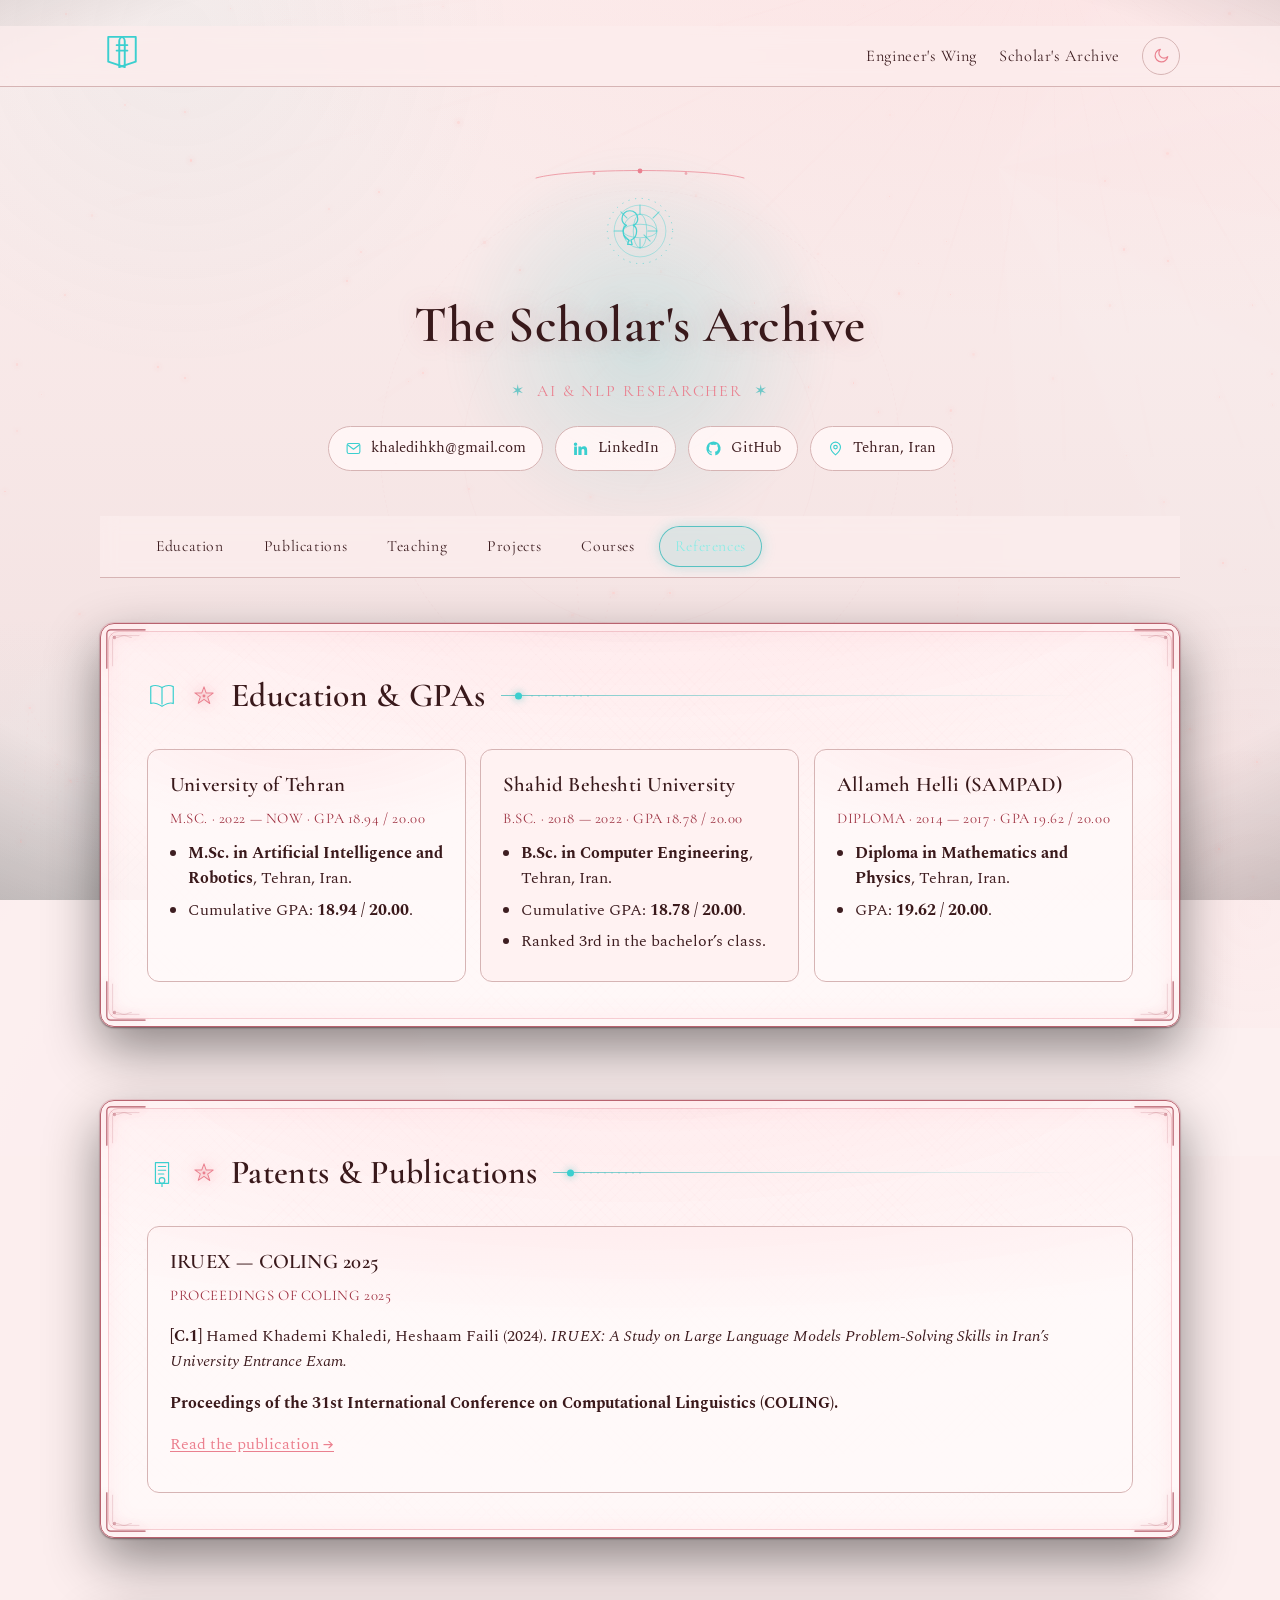
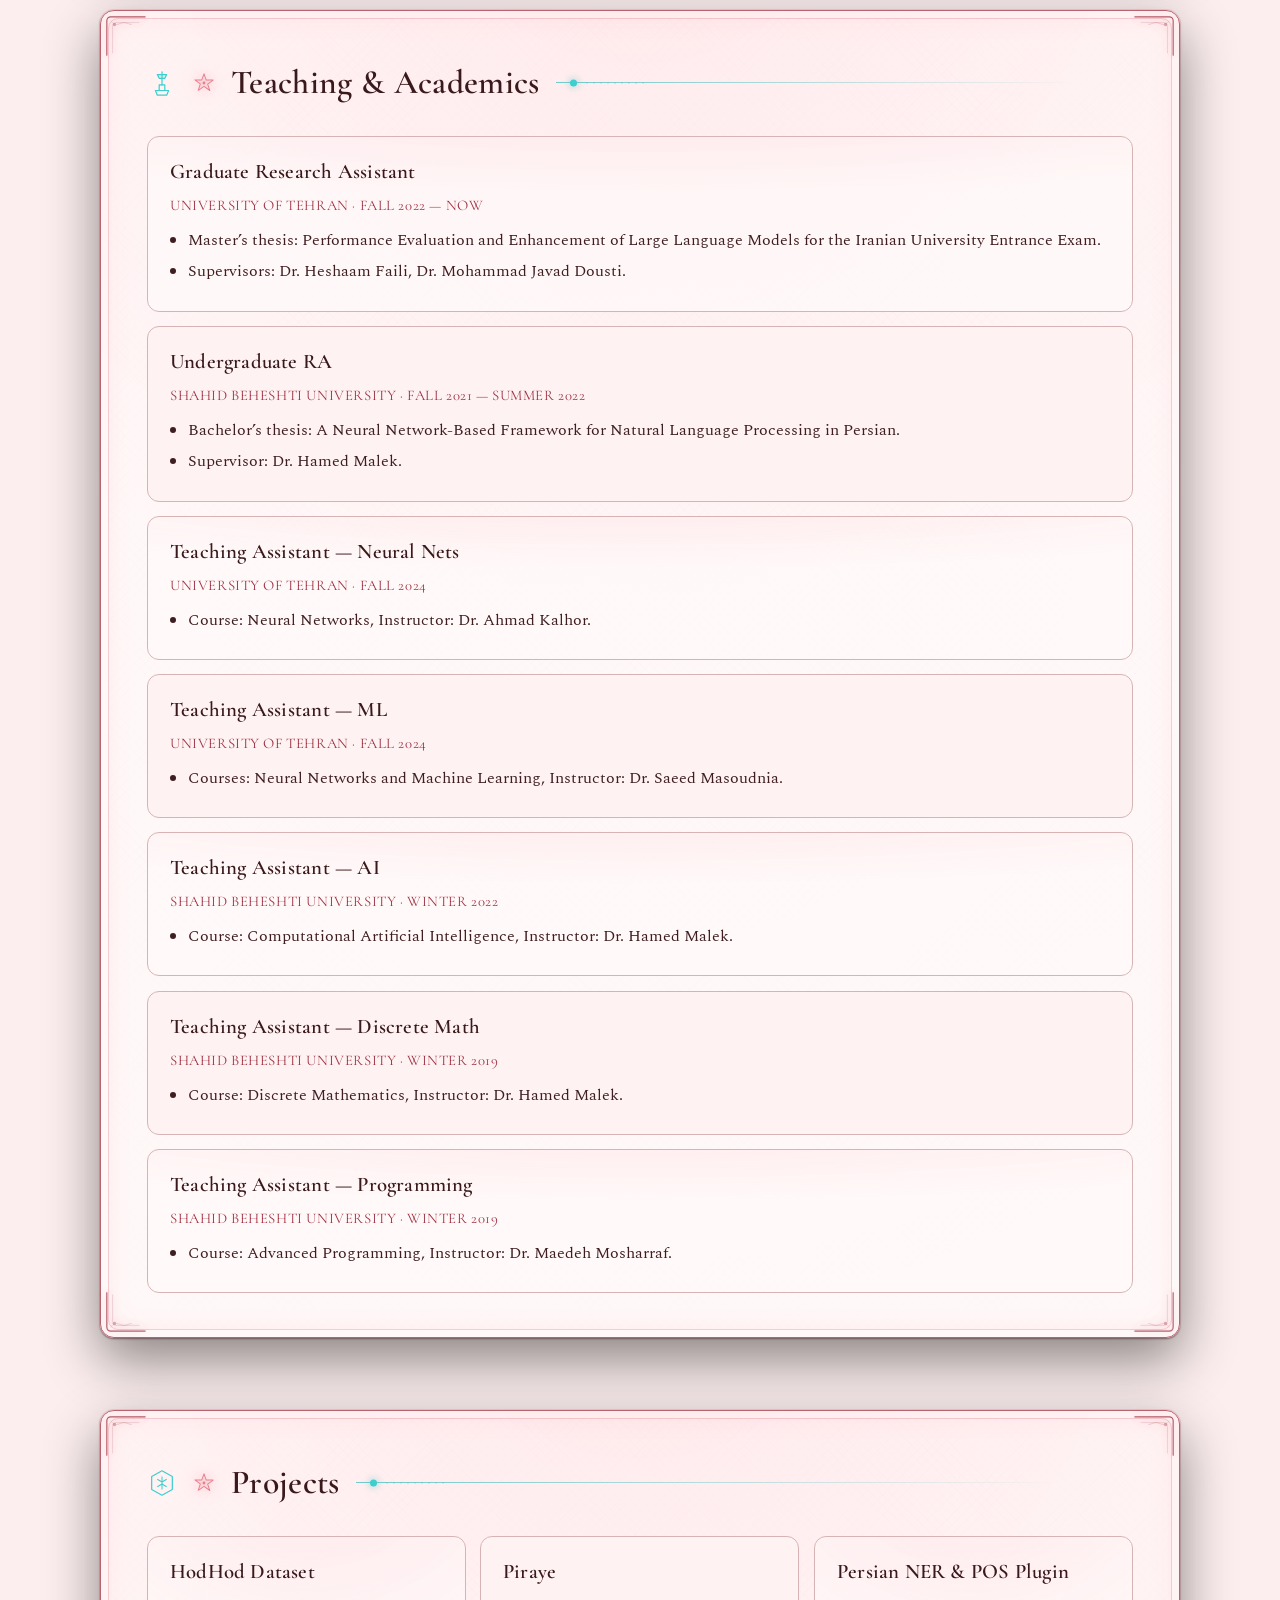
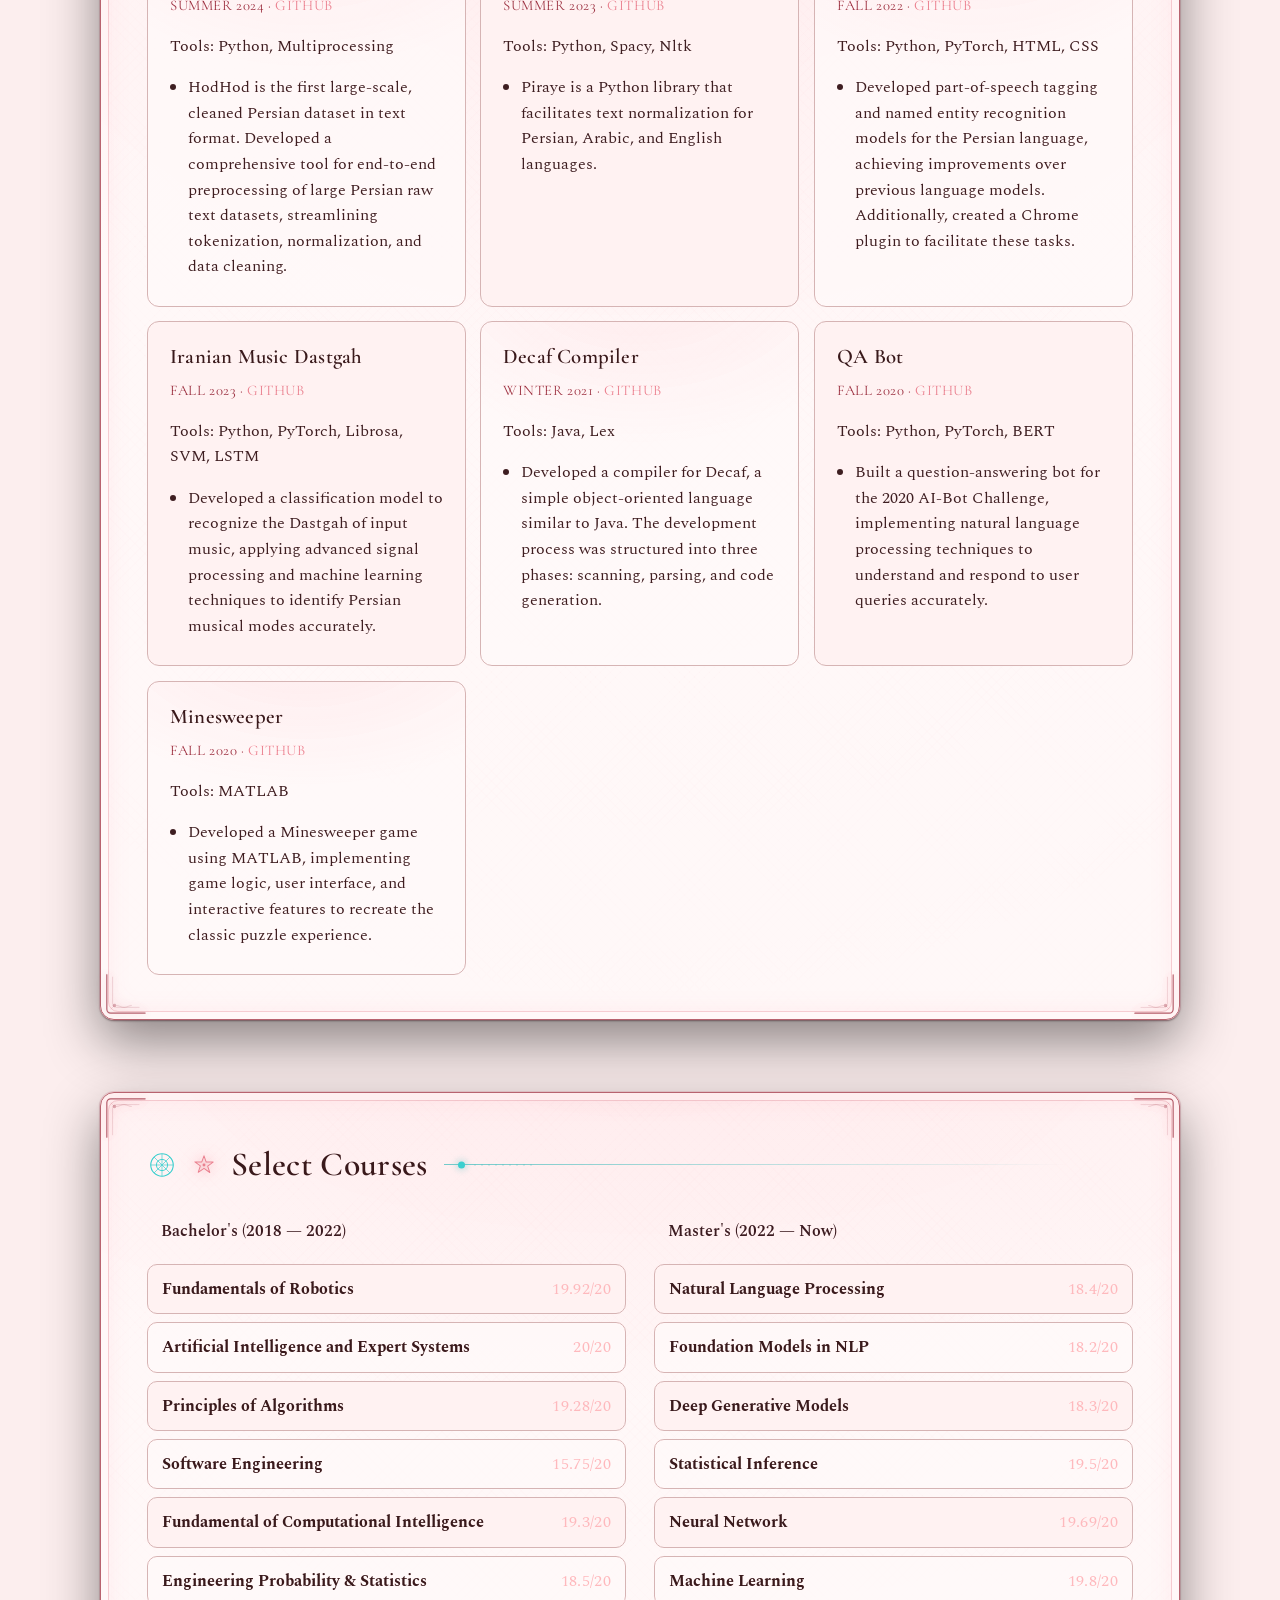
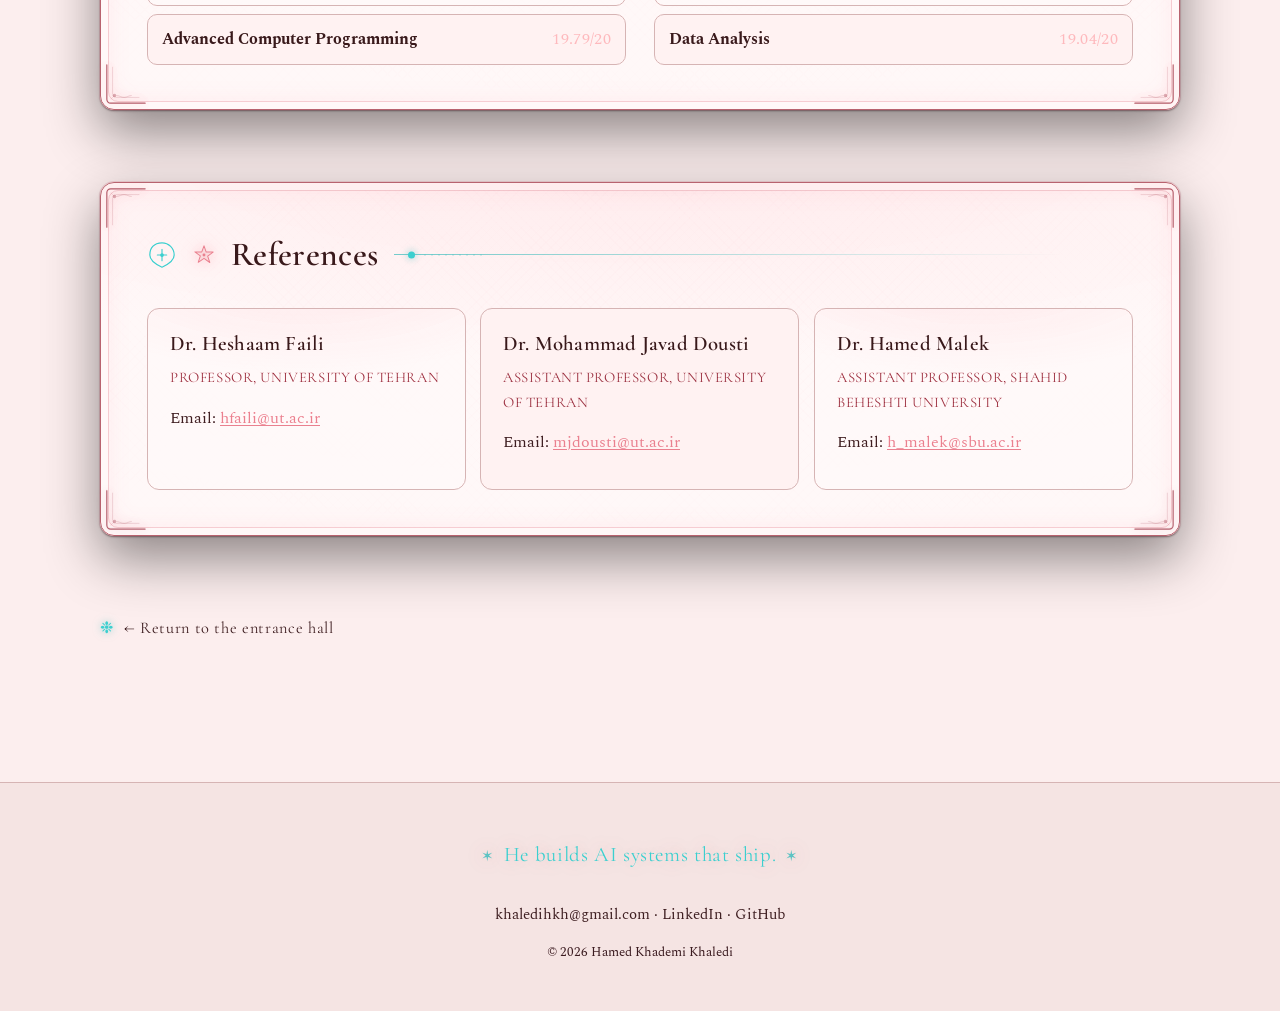
<file: work.html>
<!DOCTYPE html>
<html lang="en" class="no-js" data-theme="dark">
<head>
  <meta charset="UTF-8" />
  <meta name="viewport" content="width=device-width, initial-scale=1.0" />
  <title>Hamed Khademi Khaledi — The Scholar's Archive</title>
  <meta name="description" content="Academic CV of Hamed Khademi Khaledi, AI & NLP researcher: education & GPAs, publications, teaching, courses, and references." />
  <link rel="stylesheet" href="assets/wing-scholar.css" />
  <link rel="preconnect" href="https://fonts.googleapis.com" />
  <link rel="preconnect" href="https://fonts.gstatic.com" crossorigin />
  <link href="https://fonts.googleapis.com/css2?family=Cormorant+Garamond:wght@500;600;700&family=Spectral:wght@400;500;600;700&display=swap" rel="stylesheet" />
  <noscript><style>.reveal,.stagger>*{opacity:1!important;transform:none!important}.star{animation:none!important}</style></noscript>
</head>
<body>
  <svg class="svg-defs" aria-hidden="true" focusable="false" width="0" height="0">
    <defs>
      <symbol id="book-mark" viewBox="0 0 32 32">
        <path d="M6 5h9a3 3 0 0 1 3 3v19l-12-4V5Z" stroke="currentColor" stroke-width="1.4" stroke-linejoin="round"/>
        <path d="M26 5h-9a3 3 0 0 0-3 3v19l12-4V5Z" stroke="currentColor" stroke-width="1.4" stroke-linejoin="round"/>
        <path d="M12 11h8M12 15h8" stroke="currentColor" stroke-width="1.2" stroke-linecap="round"/>
      </symbol>
    </defs>
  </svg>

  <div class="observatory-scene" aria-hidden="true"></div>
  <div class="observatory-aurora" aria-hidden="true"></div>
  <div class="observatory-dome" aria-hidden="true"></div>
  <div class="observatory-wash" aria-hidden="true"></div>
  <div class="observatory-constellation" aria-hidden="true"></div>
  <div class="observatory-stars" aria-hidden="true"></div>
  <div class="observatory-vignette" aria-hidden="true"></div>
  <div class="rune-field" aria-hidden="true"></div>
  <div class="sigil-ring" aria-hidden="true"></div>
  <div class="wing-cursor-glow" aria-hidden="true"></div>

  <nav class="nav">
    <div class="wrap nav-inner">
      <div class="brand">
        <a href="index.html" aria-label="Hamed Khademi Khaledi — home">
          <span class="mark" aria-hidden="true">
            <svg class="mark-svg" viewBox="0 0 32 32" fill="none" xmlns="http://www.w3.org/2000/svg"><use href="#book-mark"/></svg>
          </span>
        </a>
      </div>
      <div class="nav-links">
        <a href="cv.html">Engineer's Wing</a>
        <a href="work.html">Scholar's Archive</a>
        <button class="theme-toggle" data-theme-toggle aria-label="Toggle light and dark library" title="Toggle theme">
          <svg viewBox="0 0 24 24" fill="none" xmlns="http://www.w3.org/2000/svg" width="18" height="18">
            <path d="M21 12.8A8.5 8.5 0 1 1 11.2 3a6.6 6.6 0 0 0 9.8 9.8Z" stroke="currentColor" stroke-width="1.6" stroke-linejoin="round"/>
          </svg>
        </button>
      </div>
    </div>
  </nav>

  <main class="wing wrap" data-wing="scholar">
    <header class="wing-header reveal stagger">
      <svg class="arc-rule" viewBox="0 0 220 14" fill="none" xmlns="http://www.w3.org/2000/svg" aria-hidden="true">
        <path d="M6 11C40 1 180 1 214 11" stroke="currentColor" stroke-width="1" stroke-linecap="round" opacity="0.7"/>
        <circle cx="110" cy="4" r="2.4" fill="currentColor"/>
        <circle cx="64" cy="6.5" r="1.4" fill="currentColor" opacity="0.6"/>
        <circle cx="156" cy="6.5" r="1.4" fill="currentColor" opacity="0.6"/>
      </svg>
      <svg class="crest" viewBox="0 0 64 64" fill="none" xmlns="http://www.w3.org/2000/svg" aria-hidden="true">
        <g class="crest-ring crest-ring--outer">
          <circle cx="32" cy="32" r="29" stroke="currentColor" stroke-width="0.8" stroke-dasharray="1 5" opacity="0.7"/>
        </g>
        <circle cx="32" cy="32" r="23" stroke="currentColor" stroke-width="0.7" opacity="0.45"/>
        <g stroke="currentColor" stroke-width="0.9" stroke-linecap="round" opacity="0.7">
          <path d="M32 9v8M32 47v-8M9 32h8M47 32h-8M15 15l5.5 5.5M41 41l-5.5-5.5M49 15l-5.5 5.5M23 41l-5.5-5.5"/>
        </g>
        <circle cx="32" cy="32" r="15" stroke="currentColor" stroke-width="0.8" opacity="0.5"/>
        <ellipse cx="32" cy="32" rx="15" ry="6" stroke="currentColor" stroke-width="0.8" opacity="0.5"/>
        <ellipse cx="32" cy="32" rx="6" ry="15" stroke="currentColor" stroke-width="0.8" opacity="0.5"/>
        <path d="M24 40c3-1 5-4 5-8 0-2-1-4-3-5 2-1 4-3 4-6 0-4-3-7-7-7s-7 3-7 7c0 3 2 5 4 6-2 1-3 3-3 5 0 4 2 7 5 8l-1 4h4Z" stroke="currentColor" stroke-width="1.1" stroke-linejoin="round" opacity="0.9"/>
      </svg>
      <h1>The Scholar's Archive</h1>
      <p class="sub">AI &amp; NLP Researcher</p>
      <div class="contacts">
        <a class="contact-chip" href="mailto:khaledihkh@gmail.com">
          <svg viewBox="0 0 24 24" fill="none" xmlns="http://www.w3.org/2000/svg"><rect x="3" y="5" width="18" height="14" rx="2.5" stroke="currentColor" stroke-width="1.6"/><path d="m4 7 8 6 8-6" stroke="currentColor" stroke-width="1.6" stroke-linecap="round" stroke-linejoin="round"/></svg>
          khaledihkh@gmail.com
        </a>
        <a class="contact-chip" href="https://www.linkedin.com/in/hamed-khademi/" target="_blank" rel="noopener">
          <svg viewBox="0 0 24 24" fill="currentColor" xmlns="http://www.w3.org/2000/svg"><path d="M4.98 3.5a2.5 2.5 0 1 1 0 5 2.5 2.5 0 0 1 0-5ZM3 9h4v12H3V9Zm6 0h3.8v1.7h.05c.53-1 1.83-2.05 3.77-2.05 4.03 0 4.78 2.65 4.78 6.1V21h-4v-5.4c0-1.3-.02-2.96-1.8-2.96-1.8 0-2.08 1.4-2.08 2.86V21H9V9Z"/></svg>
          LinkedIn
        </a>
        <a class="contact-chip" href="https://github.com/hamedkhaledi" target="_blank" rel="noopener">
          <svg viewBox="0 0 24 24" fill="currentColor" xmlns="http://www.w3.org/2000/svg"><path d="M12 2a10 10 0 0 0-3.16 19.49c.5.09.68-.22.68-.48v-1.7c-2.78.6-3.37-1.34-3.37-1.34-.45-1.16-1.1-1.47-1.1-1.47-.9-.62.07-.6.07-.6 1 .07 1.53 1.03 1.53 1.03.9 1.53 2.34 1.09 2.91.83.09-.65.35-1.09.63-1.34-2.22-.25-4.55-1.11-4.55-4.94 0-1.09.39-1.98 1.03-2.68-.1-.25-.45-1.27.1-2.65 0 0 .84-.27 2.75 1.02a9.5 9.5 0 0 1 5 0c1.91-1.29 2.75-1.02 2.75-1.02.55 1.38.2 2.4.1 2.65.64.7 1.03 1.59 1.03 2.68 0 3.84-2.34 4.69-4.57 4.94.36.31.68.92.68 1.85v2.74c0 .27.18.58.69.48A10 10 0 0 0 12 2Z"/></svg>
          GitHub
        </a>
        <span class="contact-chip">
          <svg viewBox="0 0 24 24" fill="none" xmlns="http://www.w3.org/2000/svg"><path d="M12 21s7-5.5 7-11a7 7 0 1 0-14 0c0 5.5 7 11 7 11Z" stroke="currentColor" stroke-width="1.6" stroke-linejoin="round"/><circle cx="12" cy="10" r="2.5" stroke="currentColor" stroke-width="1.6"/></svg>
          Tehran, Iran
        </span>
      </div>
    </header>

    <nav class="toc" aria-label="Sections of the Scholar's Archive">
      <div class="toc-inner wrap">
        <a href="#education">Education</a>
        <a href="#publications">Publications</a>
        <a href="#teaching">Teaching</a>
        <a href="#projects">Projects</a>
        <a href="#courses">Courses</a>
        <a href="#references">References</a>
      </div>
    </nav>

    <section class="shelf-section leaf reveal" id="education">
      <div class="shelf-head">
        <svg class="rune" viewBox="0 0 32 32" fill="none" xmlns="http://www.w3.org/2000/svg" aria-hidden="true"><path d="M16 7C11 4 6 5 4 6v18c2-1 7 0 12 3 5-3 10-4 12-3V6c-2-1-7-2-12 1Z" stroke="currentColor" stroke-width="1.3" stroke-linejoin="round"/><path d="M16 7v18" stroke="currentColor" stroke-width="1.3"/></svg>
        <h2>Education &amp; GPAs</h2>
        <span class="alchemy-rule" aria-hidden="true"></span>
      </div>
      <div class="entries">
        <article class="entry lit">
          <div class="entry-head"><h3 class="entry-title">University of Tehran</h3><p class="entry-meta">M.Sc. · 2022 — Now · GPA 18.94 / 20.00</p></div>
          <div class="entry-body"><ul><li><strong>M.Sc. in Artificial Intelligence and Robotics</strong>, Tehran, Iran.</li><li>Cumulative GPA: <strong>18.94 / 20.00</strong>.</li></ul></div>
        </article>
        <article class="entry lit">
          <div class="entry-head"><h3 class="entry-title">Shahid Beheshti University</h3><p class="entry-meta">B.Sc. · 2018 — 2022 · GPA 18.78 / 20.00</p></div>
          <div class="entry-body"><ul><li><strong>B.Sc. in Computer Engineering</strong>, Tehran, Iran.</li><li>Cumulative GPA: <strong>18.78 / 20.00</strong>.</li><li>Ranked 3rd in the bachelor’s class.</li></ul></div>
        </article>
        <article class="entry lit">
          <div class="entry-head"><h3 class="entry-title">Allameh Helli (SAMPAD)</h3><p class="entry-meta">Diploma · 2014 — 2017 · GPA 19.62 / 20.00</p></div>
          <div class="entry-body"><ul><li><strong>Diploma in Mathematics and Physics</strong>, Tehran, Iran.</li><li>GPA: <strong>19.62 / 20.00</strong>.</li></ul></div>
        </article>
      </div>
    </section>

    <section class="shelf-section leaf reveal" id="publications">
      <div class="shelf-head">
        <svg class="rune" viewBox="0 0 32 32" fill="none" xmlns="http://www.w3.org/2000/svg" aria-hidden="true"><path d="M9 5h14v22H9Z" stroke="currentColor" stroke-width="1.3" stroke-linejoin="round"/><path d="M12 9h8M12 13h8M12 17h6" stroke="currentColor" stroke-width="1.1" stroke-linecap="round"/><circle cx="16" cy="24" r="3" stroke="currentColor" stroke-width="1.3"/><path d="M16 27v4" stroke="currentColor" stroke-width="1.3"/></svg>
        <h2>Patents &amp; Publications</h2>
        <span class="alchemy-rule" aria-hidden="true"></span>
      </div>
      <div class="entries entries--rows">
        <article class="entry lit">
          <div class="entry-head"><h3 class="entry-title">IRUEX — COLING 2025</h3><p class="entry-meta">Proceedings of COLING 2025</p></div>
          <div class="entry-body">
            <p><strong>[C.1]</strong> Hamed Khademi Khaledi, Heshaam Faili (2024). <em>IRUEX: A Study on Large Language Models Problem-Solving Skills in Iran’s University Entrance Exam.</em></p>
            <p><strong>Proceedings of the 31st International Conference on Computational Linguistics (COLING).</strong></p>
            <p><a href='https://aclanthology.org/2025.coling-main.434/' target='_blank' rel='noopener'>Read the publication →</a></p>
          </div>
        </article>
      </div>
    </section>

    <section class="shelf-section leaf reveal" id="teaching">
      <div class="shelf-head">
        <svg class="rune" viewBox="0 0 32 32" fill="none" xmlns="http://www.w3.org/2000/svg" aria-hidden="true"><path d="M16 4v14" stroke="currentColor" stroke-width="1.3" stroke-linecap="round"/><path d="M11 7h10l-2 4H13Z" stroke="currentColor" stroke-width="1.3" stroke-linejoin="round" fill="currentColor" fill-opacity="0.18"/><path d="M9 24h14l-2 5H11Z" stroke="currentColor" stroke-width="1.3" stroke-linejoin="round"/><path d="M13 18h6v6h-6Z" stroke="currentColor" stroke-width="1.3" stroke-linejoin="round"/></svg>
        <h2>Teaching &amp; Academics</h2>
        <span class="alchemy-rule" aria-hidden="true"></span>
      </div>
      <div class="entries entries--rows">
        <article class="entry lit">
          <div class="entry-head"><h3 class="entry-title">Graduate Research Assistant</h3><p class="entry-meta">University of Tehran · Fall 2022 — Now</p></div>
          <div class="entry-body"><ul><li>Master’s thesis: Performance Evaluation and Enhancement of Large Language Models for the Iranian University Entrance Exam.</li><li>Supervisors: Dr. Heshaam Faili, Dr. Mohammad Javad Dousti.</li></ul></div>
        </article>
        <article class="entry lit">
          <div class="entry-head"><h3 class="entry-title">Undergraduate RA</h3><p class="entry-meta">Shahid Beheshti University · Fall 2021 — Summer 2022</p></div>
          <div class="entry-body"><ul><li>Bachelor’s thesis: A Neural Network-Based Framework for Natural Language Processing in Persian.</li><li>Supervisor: Dr. Hamed Malek.</li></ul></div>
        </article>
        <article class="entry lit">
          <div class="entry-head"><h3 class="entry-title">Teaching Assistant — Neural Nets</h3><p class="entry-meta">University of Tehran · Fall 2024</p></div>
          <div class="entry-body"><ul><li>Course: Neural Networks, Instructor: Dr. Ahmad Kalhor.</li></ul></div>
        </article>
        <article class="entry lit">
          <div class="entry-head"><h3 class="entry-title">Teaching Assistant — ML</h3><p class="entry-meta">University of Tehran · Fall 2024</p></div>
          <div class="entry-body"><ul><li>Courses: Neural Networks and Machine Learning, Instructor: Dr. Saeed Masoudnia.</li></ul></div>
        </article>
        <article class="entry lit">
          <div class="entry-head"><h3 class="entry-title">Teaching Assistant — AI</h3><p class="entry-meta">Shahid Beheshti University · Winter 2022</p></div>
          <div class="entry-body"><ul><li>Course: Computational Artificial Intelligence, Instructor: Dr. Hamed Malek.</li></ul></div>
        </article>
        <article class="entry lit">
          <div class="entry-head"><h3 class="entry-title">Teaching Assistant — Discrete Math</h3><p class="entry-meta">Shahid Beheshti University · Winter 2019</p></div>
          <div class="entry-body"><ul><li>Course: Discrete Mathematics, Instructor: Dr. Hamed Malek.</li></ul></div>
        </article>
        <article class="entry lit">
          <div class="entry-head"><h3 class="entry-title">Teaching Assistant — Programming</h3><p class="entry-meta">Shahid Beheshti University · Winter 2019</p></div>
          <div class="entry-body"><ul><li>Course: Advanced Programming, Instructor: Dr. Maedeh Mosharraf.</li></ul></div>
        </article>
      </div>
    </section>

    <section class="shelf-section leaf reveal" id="projects">
      <div class="shelf-head">
        <svg class="rune" viewBox="0 0 32 32" fill="none" xmlns="http://www.w3.org/2000/svg" aria-hidden="true"><path d="M16 3 27 9v14L16 29 5 23V9Z" stroke="currentColor" stroke-width="1.3" stroke-linejoin="round"/><path d="M16 9v14M11 12l5 3 5-3M11 20l5-3 5 3" stroke="currentColor" stroke-width="1.1" stroke-linejoin="round"/></svg>
        <h2>Projects</h2>
        <span class="alchemy-rule" aria-hidden="true"></span>
      </div>
      <div class="entries">
        <article class="entry lit">
          <div class="entry-head"><h3 class="entry-title">HodHod Dataset</h3><p class="entry-meta">Summer 2024 · <a href='https://github.com/UT-NLP-LAB/HodHod_Preprocess' target='_blank' rel='noopener'>GitHub</a></p></div>
          <div class="entry-body"><p>Tools: Python, Multiprocessing</p><ul><li>HodHod is the first large-scale, cleaned Persian dataset in text format. Developed a comprehensive tool for end-to-end preprocessing of large Persian raw text datasets, streamlining tokenization, normalization, and data cleaning.</li></ul></div>
        </article>
        <article class="entry lit">
          <div class="entry-head"><h3 class="entry-title">Piraye</h3><p class="entry-meta">Summer 2023 · <a href='https://github.com/arushadev/piraye' target='_blank' rel='noopener'>GitHub</a></p></div>
          <div class="entry-body"><p>Tools: Python, Spacy, Nltk</p><ul><li>Piraye is a Python library that facilitates text normalization for Persian, Arabic, and English languages.</li></ul></div>
        </article>
        <article class="entry lit">
          <div class="entry-head"><h3 class="entry-title">Persian NER &amp; POS Plugin</h3><p class="entry-meta">Fall 2022 · <a href='https://github.com/hamedkhaledi/bachelor-project' target='_blank' rel='noopener'>GitHub</a></p></div>
          <div class="entry-body"><p>Tools: Python, PyTorch, HTML, CSS</p><ul><li>Developed part-of-speech tagging and named entity recognition models for the Persian language, achieving improvements over previous language models. Additionally, created a Chrome plugin to facilitate these tasks.</li></ul></div>
        </article>
        <article class="entry lit">
          <div class="entry-head"><h3 class="entry-title">Iranian Music Dastgah</h3><p class="entry-meta">Fall 2023 · <a href='https://github.com/hamedkhaledi/iranian_music_dastgah_recognition' target='_blank' rel='noopener'>GitHub</a></p></div>
          <div class="entry-body"><p>Tools: Python, PyTorch, Librosa, SVM, LSTM</p><ul><li>Developed a classification model to recognize the Dastgah of input music, applying advanced signal processing and machine learning techniques to identify Persian musical modes accurately.</li></ul></div>
        </article>
        <article class="entry lit">
          <div class="entry-head"><h3 class="entry-title">Decaf Compiler</h3><p class="entry-meta">Winter 2021 · <a href='https://github.com/hamedkhaledi/Compiler-Projectt' target='_blank' rel='noopener'>GitHub</a></p></div>
          <div class="entry-body"><p>Tools: Java, Lex</p><ul><li>Developed a compiler for Decaf, a simple object-oriented language similar to Java. The development process was structured into three phases: scanning, parsing, and code generation.</li></ul></div>
        </article>
        <article class="entry lit">
          <div class="entry-head"><h3 class="entry-title">QA Bot</h3><p class="entry-meta">Fall 2020 · <a href='https://github.com/hamedkhaledi/ai-bot' target='_blank' rel='noopener'>GitHub</a></p></div>
          <div class="entry-body"><p>Tools: Python, PyTorch, BERT</p><ul><li>Built a question-answering bot for the 2020 AI-Bot Challenge, implementing natural language processing techniques to understand and respond to user queries accurately.</li></ul></div>
        </article>
        <article class="entry lit">
          <div class="entry-head"><h3 class="entry-title">Minesweeper</h3><p class="entry-meta">Fall 2020 · <a href='https://github.com/hamedkhaledi/MineSweeper-Matlab' target='_blank' rel='noopener'>GitHub</a></p></div>
          <div class="entry-body"><p>Tools: MATLAB</p><ul><li>Developed a Minesweeper game using MATLAB, implementing game logic, user interface, and interactive features to recreate the classic puzzle experience.</li></ul></div>
        </article>
      </div>
    </section>

    <section class="shelf-section leaf reveal" id="courses">
      <div class="shelf-head">
        <svg class="rune" viewBox="0 0 32 32" fill="none" xmlns="http://www.w3.org/2000/svg" aria-hidden="true"><circle cx="16" cy="16" r="12" stroke="currentColor" stroke-width="1.2"/><circle cx="16" cy="16" r="6" stroke="currentColor" stroke-width="1"/><path d="M16 4v24M4 16h24M7.5 7.5l17 17M24.5 7.5l-17 17" stroke="currentColor" stroke-width="0.9" opacity="0.8"/></svg>
        <h2>Select Courses</h2>
        <span class="alchemy-rule" aria-hidden="true"></span>
      </div>
      <div class="courses-columns ledger">
        <div class="course-col">
          <div class="row period">Bachelor's (2018 — 2022)</div>
          <div class="row"><strong>Fundamentals of Robotics</strong><span class="grade">19.92/20</span></div>
          <div class="row"><strong>Artificial Intelligence and Expert Systems</strong><span class="grade">20/20</span></div>
          <div class="row"><strong>Principles of Algorithms</strong><span class="grade">19.28/20</span></div>
          <div class="row"><strong>Software Engineering</strong><span class="grade">15.75/20</span></div>
          <div class="row"><strong>Fundamental of Computational Intelligence</strong><span class="grade">19.3/20</span></div>
          <div class="row"><strong>Engineering Probability &amp; Statistics</strong><span class="grade">18.5/20</span></div>
          <div class="row"><strong>Advanced Computer Programming</strong><span class="grade">19.79/20</span></div>
        </div>
        <div class="course-col">
          <div class="row period">Master's (2022 — Now)</div>
          <div class="row"><strong>Natural Language Processing</strong><span class="grade">18.4/20</span></div>
          <div class="row"><strong>Foundation Models in NLP</strong><span class="grade">18.2/20</span></div>
          <div class="row"><strong>Deep Generative Models</strong><span class="grade">18.3/20</span></div>
          <div class="row"><strong>Statistical Inference</strong><span class="grade">19.5/20</span></div>
          <div class="row"><strong>Neural Network</strong><span class="grade">19.69/20</span></div>
          <div class="row"><strong>Machine Learning</strong><span class="grade">19.8/20</span></div>
          <div class="row"><strong>Data Analysis</strong><span class="grade">19.04/20</span></div>
        </div>
      </div>
    </section>

    <section class="shelf-section leaf reveal" id="references">
      <div class="shelf-head">
        <svg class="rune" viewBox="0 0 32 32" fill="none" xmlns="http://www.w3.org/2000/svg" aria-hidden="true"><path d="M16 3a13 13 0 0 1 13 13c0 4-2 8-13 13C5 24 3 20 3 16 3 9 7 3 16 3Z" stroke="currentColor" stroke-width="1.3" stroke-linejoin="round"/><path d="M16 10v12M11 16h10" stroke="currentColor" stroke-width="1.2" stroke-linecap="round"/><circle cx="16" cy="16" r="2" fill="currentColor"/></svg>
        <h2>References</h2>
        <span class="alchemy-rule" aria-hidden="true"></span>
      </div>
      <div class="entries">
        <article class="entry lit">
          <div class="entry-head"><h3 class="entry-title">Dr. Heshaam Faili</h3><p class="entry-meta">Professor, University of Tehran</p></div>
          <div class="entry-body"><p>Email: <a href='mailto:hfaili@ut.ac.ir'>hfaili@ut.ac.ir</a></p></div>
        </article>
        <article class="entry lit">
          <div class="entry-head"><h3 class="entry-title">Dr. Mohammad Javad Dousti</h3><p class="entry-meta">Assistant Professor, University of Tehran</p></div>
          <div class="entry-body"><p>Email: <a href='mailto:mjdousti@ut.ac.ir'>mjdousti@ut.ac.ir</a></p></div>
        </article>
        <article class="entry lit">
          <div class="entry-head"><h3 class="entry-title">Dr. Hamed Malek</h3><p class="entry-meta">Assistant Professor, Shahid Beheshti University</p></div>
          <div class="entry-body"><p>Email: <a href='mailto:h_malek@sbu.ac.ir'>h_malek@sbu.ac.ir</a></p></div>
        </article>
      </div>
    </section>

    <a class="back-link" href="index.html">← Return to the entrance hall</a>
  </main>

  <footer class="footer">
    <div class="wrap">
      <p class="line">He builds AI systems that ship.</p>
      <p class="contact">
        <a href="mailto:khaledihkh@gmail.com">khaledihkh@gmail.com</a>
        · <a href="https://www.linkedin.com/in/hamed-khademi/" target="_blank" rel="noopener">LinkedIn</a>
        · <a href="https://github.com/hamedkhaledi" target="_blank" rel="noopener">GitHub</a>
      </p>
      <p class="copy">© <span id="year"></span> Hamed Khademi Khaledi</p>
    </div>
  </footer>

  <script src="assets/wing.js"></script>
</body>
</html>
</file>
<file: assets/library.css>
/* ============================================================
   Hamed Khademi Khaledi — Arcane Library resume
   A warm, candlelit ancient library atmosphere kept as the
   identity: deep walnut walls, a soft arcane glow from runes
   and a candle flame, drifting dust motes. Sections are shown
   openly on the page (no book/scroll reading mechanic).
   Pure CSS + vanilla JS. No build step, no external calls
   beyond the Google Fonts stylesheet.
   ============================================================ */

/* ---------- Design tokens ---------- */
:root {
  /* Arcane identity */
  --gold:        oklch(0.80 0.11 82);   /* aged brass / gold leaf */
  --gold-bright: oklch(0.86 0.12 85);   /* lit gold */
  --gold-deep:   oklch(0.62 0.10 70);   /* antique gold, AA on light */
  --rune:        oklch(0.72 0.12 278);  /* arcane blue-violet glow */
  --rune-soft:   oklch(0.78 0.10 300);  /* soft violet */
  --flame:       oklch(0.82 0.13 72);   /* candle amber */

  /* Dark library (default) */
  --bg:        oklch(0.19 0.018 60);    /* deep walnut */
  --bg-2:      oklch(0.15 0.02 58);     /* shadowed corner */
  --bg-elev:   oklch(0.25 0.022 55);    /* raised shelf / panel */

  /* Open-book pages (aged parchment printed on the dark scene) */
  --page:        oklch(0.29 0.028 72 / 0.94);  /* warm dark parchment */
  --page-2:      oklch(0.24 0.026 70 / 0.96);  /* shadowed page fold */
  --page-ink:    oklch(0.95 0.012 85);         /* ink on the page */
  --page-soft:   oklch(0.92 0.025 80);         /* muted ink — AA on dark page */
  --page-rule:   oklch(0.42 0.04 70);          /* hairline on paper */
  --text:      oklch(0.93 0.015 85);    /* warm white ink */
  --text-soft: oklch(0.80 0.03 80);     /* muted caption */
  --text-dim:  oklch(0.70 0.03 78);     /* faint label */
  --meta:      var(--gold);             /* gold, AA on dark bg */
  --border:    oklch(0.42 0.04 70);
  --border-lit: oklch(0.62 0.09 82);    /* glowing gold hairline */
  --rule:      oklch(0.38 0.035 68);

  --shadow: 0 1px 2px oklch(0 0 0 / 0.4),
            0 18px 40px oklch(0 0 0 / 0.5);

  --max: 1080px;
  --gutter: clamp(18px, 4vw, 40px);
  --radius: 14px;

  --font-display: "Spectral", "Iowan Old Style", Georgia, serif;
  --font-body: "Source Sans 3", -apple-system, BlinkMacSystemFont, "Segoe UI", Roboto, Helvetica, Arial, sans-serif;
  --font-ui: "Spectral", Georgia, serif;

  --ease: cubic-bezier(0.16, 1, 0.3, 1);

  /* Wing-persona accent — defaults to the library gold. Overridden per
     wing below so each hall carries its own arcane hue. */
  --wing-accent:       var(--gold);
  --wing-accent-bright: var(--gold-bright);
  --wing-accent-soft:  var(--rune-soft);
  --wing-glow:         oklch(0.80 0.11 82);

  /* Drenched arcane hero surface — indigo/violet gradient lit by amber. */
  --hero-surface: linear-gradient(158deg, oklch(0.20 0.06 288) 0%, oklch(0.14 0.07 300) 100%);
}

/* Engineer's Wing leans into the flame-amber of the forge. */
.wing[data-wing="engineer"] {
  --wing-accent:       var(--flame);
  --wing-accent-bright: var(--gold-bright);
  --wing-accent-soft:  oklch(0.82 0.13 72);
  --wing-glow:         oklch(0.82 0.13 72);
}

/* Scholar's Archive leans into the rune-violet of the midnight quill. */
.wing[data-wing="scholar"] {
  --wing-accent:       var(--rune);
  --wing-accent-bright: var(--rune-soft);
  --wing-accent-soft:  oklch(0.78 0.10 300);
  --wing-glow:         oklch(0.72 0.12 278);
}

[data-theme="light"] {
  --bg:        oklch(0.95 0.018 88);    /* warm parchment wall */
  --bg-2:      oklch(0.90 0.02 85);
  --bg-elev:   oklch(0.99 0.012 90);
  --page:        oklch(0.975 0.012 90);  /* lit parchment */
  --page-2:      oklch(0.94 0.015 88);
  --page-ink:    oklch(0.26 0.03 60);
  --page-soft:   oklch(0.42 0.035 62);
  --page-rule:   oklch(0.78 0.04 72);
  --text:      oklch(0.26 0.03 60);     /* ink */
  --text-soft: oklch(0.28 0.035 60);
  --text-dim:  oklch(0.27 0.035 62);
  --meta:      oklch(0.58 0.11 68);     /* gold, AA on light bg */
  --border:    oklch(0.80 0.04 72);
  --border-lit: oklch(0.66 0.11 78);
  --rule:      oklch(0.82 0.035 72);
  --shadow: 0 1px 2px oklch(0.26 0.03 60 / 0.08),
             0 16px 38px oklch(0.26 0.03 60 / 0.14);
}

/* Light-mode wing personas: slightly deeper accents to keep AA on parchment. */
[data-theme="light"] .wing[data-wing="engineer"] {
  --wing-accent:       oklch(0.56 0.14 62);
  --wing-accent-bright: oklch(0.54 0.14 64);
  --wing-accent-soft:  oklch(0.60 0.11 68);
  --wing-glow:         oklch(0.62 0.12 70);
}
[data-theme="light"] .wing[data-wing="scholar"] {
  --wing-accent:       oklch(0.42 0.13 285);
  --wing-accent-bright: oklch(0.40 0.13 288);
  --wing-accent-soft:  oklch(0.46 0.10 300);
  --wing-glow:         oklch(0.48 0.11 290);
}

* { box-sizing: border-box; }

html { scroll-behavior: smooth; }

body {
  margin: 0;
  font-family: var(--font-body);
  background: var(--bg);
  color: var(--text);
  line-height: 1.65;
  font-size: 16px;
  -webkit-font-smoothing: antialiased;
  text-rendering: optimizeLegibility;
  transition: background 0.45s ease, color 0.45s ease;
  overflow-x: hidden;
  min-height: 100vh;
}

/* The library is a fixed, atmospheric backdrop behind all content. */
.library-scene {
  position: fixed;
  inset: 0;
  z-index: -3;
  pointer-events: none;
  background:
    radial-gradient(120% 80% at 50% -10%, oklch(0.28 0.04 65 / 0.55), transparent 60%),
    radial-gradient(90% 70% at 50% 120%, oklch(0.10 0.02 55 / 0.7), transparent 55%),
    linear-gradient(180deg, var(--bg) 0%, var(--bg-2) 100%);
}

/* Receding shelves: two perspective walls of wood, suggested with
   repeating gradient bands + a soft vignette. Pure CSS, no images. */
.shelves {
  position: fixed;
  inset: 0;
  z-index: -2;
  pointer-events: none;
  opacity: 0.5;
  background:
    repeating-linear-gradient(
      0deg,
      transparent 0 118px,
      oklch(0 0 0 / 0.28) 118px 122px,
      oklch(0.34 0.03 55 / 0.22) 122px 132px,
      transparent 132px 134px
    );
  -webkit-mask-image: radial-gradient(120% 90% at 50% 35%, #000 35%, transparent 85%);
          mask-image: radial-gradient(120% 90% at 50% 35%, #000 35%, transparent 85%);
}

/* Arcane glow wash — soft blue/violet bloom from runes + amber candle. */
.arcane-wash {
  position: fixed;
  inset: -10vmax;
  z-index: -2;
  pointer-events: none;
  background:
    radial-gradient(40vmax 40vmax at 12% 18%, oklch(0.72 0.12 278 / 0.10), transparent 60%),
    radial-gradient(46vmax 46vmax at 88% 30%, oklch(0.78 0.10 300 / 0.09), transparent 62%),
    radial-gradient(36vmax 36vmax at 50% 100%, oklch(0.82 0.13 72 / 0.08), transparent 60%);
  animation: wash-drift 24s ease-in-out infinite alternate;
}
/* Slow-rotating conic hue-shift for color-drifting light */
.arcane-wash::after {
  content: "";
  position: absolute;
  inset: 0;
  background: conic-gradient(
    from 0deg at 50% 50%,
    oklch(0.72 0.12 278 / 0.04),
    oklch(0.82 0.13 85 / 0.05),
    oklch(0.62 0.18 300 / 0.04),
    oklch(0.82 0.13 72 / 0.05),
    oklch(0.72 0.12 278 / 0.04)
  );
  animation: conic-spin 60s linear infinite;
}
@keyframes conic-spin { to { transform: rotate(360deg); } }

/* Vignette to seat content in shadowed corners. */
.vignette {
  position: fixed;
  inset: 0;
  z-index: -1;
  pointer-events: none;
  background: radial-gradient(130% 100% at 50% 40%, transparent 55%, oklch(0 0 0 / 0.55) 100%);
}

/* Arcane starfield — faint pentagram nodes + constellation lines. */
.starfield {
  position: fixed;
  inset: 0;
  z-index: -2;
  pointer-events: none;
  opacity: 0.38;
  background:
    repeating-conic-gradient(
      from 0deg at 50% 50%,
      transparent 0deg 38deg,
      oklch(0.80 0.11 82 / 0.08) 38deg 39deg,
      transparent 39deg 72deg
    );
  animation: starfield-rotate 120s linear infinite;
}
.starfield::after {
  content: "";
  position: absolute;
  inset: 0;
  background: radial-gradient(100% 100% at 50% 50%, transparent 40%, oklch(0 0 0 / 0.4) 100%);
}
@keyframes starfield-rotate { to { transform: rotate(360deg); } }

/* Dust motes — populated by JS as tiny drifting spans. */
.dust {
  position: fixed;
  inset: 0;
  z-index: -1;
  pointer-events: none;
  overflow: hidden;
}
.mote {
  position: absolute;
  width: 3px;
  height: 3px;
  border-radius: 50%;
  background: oklch(0.92 0.05 85 / 0.8);
  box-shadow: 0 0 6px oklch(0.85 0.10 82 / 0.9);
  will-change: transform, opacity;
  animation: mote-float linear infinite;
}

/* Candle cursor-follow glow (lightweight radial light). */
.candle-glow {
  position: fixed;
  top: 0;
  left: 0;
  width: 360px;
  height: 360px;
  margin: -180px 0 0 -180px;
  border-radius: 50%;
  pointer-events: none;
  z-index: -1;
  background: radial-gradient(circle, oklch(0.82 0.13 72 / 0.10), transparent 65%);
  opacity: 0;
  transition: opacity 0.6s ease;
  will-change: transform;
}

/* Wand sigil: a small glowing star-rune that trails the pointer, as if
   the visitor's cursor were tipped with a wand. Sits just behind content. */
.wand-sigil {
  position: fixed;
  top: 0; left: 0;
  width: 24px; height: 24px;
  pointer-events: none;
  z-index: -1;
  color: var(--gold);
  opacity: 0;
  filter: drop-shadow(0 0 8px oklch(0.80 0.11 82 / 0.7));
  transition: opacity 0.5s ease;
  will-change: transform;
}
.wand-sigil svg { width: 100%; height: 100%; display: block; }

@keyframes wash-drift {
  0%   { transform: translate3d(0,0,0) scale(1); }
  100% { transform: translate3d(2vmax,-1.5vmax,0) scale(1.06); }
}
@keyframes mote-float {
  0%   { transform: translateY(0) translateX(0); opacity: 0; }
  10%  { opacity: 0.9; }
  90%  { opacity: 0.6; }
  100% { transform: translateY(-120px) translateX(20px); opacity: 0; }
}

/* ---------- Layout helpers ---------- */
.wrap { width: min(100% - 2 * var(--gutter), var(--max)); margin-inline: auto; }
.sr-only {
  position: absolute; width: 1px; height: 1px; padding: 0; margin: -1px;
  overflow: hidden; clip: rect(0 0 0 0); white-space: nowrap; border: 0;
}
a { color: var(--gold); text-decoration: none; }
a:hover { color: var(--gold-bright); }

/* ---------- Top navigation ---------- */
.nav {
  position: sticky;
  top: 0;
  z-index: 40;
  backdrop-filter: blur(10px);
  background: color-mix(in oklab, var(--bg) 72%, transparent);
  border-bottom: 1px solid var(--border);
}
.nav-inner { display: flex; align-items: center; justify-content: space-between; height: 60px; }
.brand { display: flex; align-items: center; gap: 11px; font-family: var(--font-display); font-weight: 600; letter-spacing: 0.01em; color: var(--text); }
.brand:hover { color: var(--gold); }
.brand .mark { display: inline-flex; width: 44px; height: 44px; color: var(--gold); flex: none; }
.brand .mark svg { width: 100%; height: 100%; display: block; }
.svg-defs { position: absolute; width: 0; height: 0; overflow: hidden; }
.mark-svg { width: 100%; height: 100%; display: block; color: currentColor; }
.nav-links { display: flex; align-items: center; gap: 22px; }
.nav-links a { color: var(--text-soft); font-family: var(--font-ui); letter-spacing: 0.02em; }
.nav-links a:hover { color: var(--gold); }
/* Keyboard focus ring — visible only for keyboard nav, not mouse. */
:where(a, button, .theme-toggle):focus-visible {
  outline: 2px solid var(--gold-bright);
  outline-offset: 3px;
  border-radius: 4px;
  box-shadow: 0 0 0 4px oklch(0.80 0.11 82 / 0.22);
}
.page:focus-visible {
  outline: 2px solid var(--gold-bright);
  outline-offset: 4px;
  box-shadow: 0 0 44px oklch(0.80 0.11 82 / 0.32), var(--shadow);
}
.theme-toggle {
  display: inline-grid; place-items: center;
  width: 38px; height: 38px; border-radius: 50%;
  background: transparent; color: var(--gold);
  border: 1px solid var(--border); cursor: pointer;
  transition: border-color 0.3s ease, box-shadow 0.3s ease, transform 0.3s ease;
}
.theme-toggle:hover { border-color: var(--border-lit); box-shadow: 0 0 14px oklch(0.80 0.11 82 / 0.35); transform: translateY(-1px); }

/* ============================================================
   ENTRANCE HALL (index.html) — an open book lying flat
   ============================================================ */
.entrance {
  min-height: calc(100vh - 60px);
  display: flex;
  flex-direction: column;
  align-items: center;
  justify-content: center;
  text-align: center;
  padding: clamp(30px, 7vh, 80px) var(--gutter) 60px;
  position: relative;
}

/* --- Book header: name, title, bio — embossed above the open book --- */
.book-header {
  position: relative;
  text-align: center;
  margin-bottom: clamp(28px, 5vh, 50px);
  padding: 0 var(--gutter);
}
/* Drenched spell-circle aura behind the whole hero block. */
.book-header::before {
  content: "";
  position: absolute;
  top: -22%; left: 50%;
  width: min(620px, 110vw);
  height: min(620px, 110vw);
  transform: translateX(-50%);
  pointer-events: none;
  z-index: -1;
  border-radius: 50%;
  background:
    radial-gradient(circle, oklch(0.80 0.11 82 / 0.12) 0%, oklch(0.72 0.12 278 / 0.08) 38%, transparent 64%);
  filter: blur(10px);
  animation: hero-aura 18s ease-in-out infinite alternate;
}
@keyframes hero-aura {
  0%   { transform: translateX(-50%) scale(1); opacity: 0.85; }
  100% { transform: translateX(-50%) scale(1.08); opacity: 1; }
}
.book-header .eyebrow {
  font-family: var(--font-ui);
  font-size: 0.82rem;
  letter-spacing: 0.34em;
  text-transform: uppercase;
  color: var(--rune-soft);
  margin: 0 0 14px;
  opacity: 0.9;
}
.book-header .eyebrow::before,
.book-header .eyebrow::after { content: "✦"; margin: 0 0.7em; color: var(--gold); opacity: 0.7; }
.book-header .rune-hero {
  display: block;
  width: 80px;
  height: 80px;
  margin: 0 auto 18px;
  color: var(--gold);
  filter: drop-shadow(0 0 14px oklch(0.80 0.11 82 / 0.5));
  position: relative;
}
/* Counter-rotating sigil rings orbiting the hero crest — mirrors the
   wing crests so the entrance hall shares the same arcane grammar. */
.book-header .rune-hero::before,
.book-header .rune-hero::after {
  content: "";
  position: absolute;
  top: 50%; left: 50%;
  border-radius: 50%;
  pointer-events: none;
  border: 1px solid oklch(0.80 0.11 82 / 0.45);
}
.book-header .rune-hero::before {
  width: 120px; height: 120px;
  transform: translate(-50%, -50%);
  border-style: dashed;
  border-color: oklch(0.80 0.11 82 / 0.4);
  opacity: 0.6;
  animation: hero-ring-spin 60s linear infinite;
}
.book-header .rune-hero::after {
  width: 156px; height: 156px;
  transform: translate(-50%, -50%);
  border-color: oklch(0.72 0.12 278 / 0.3);
  box-shadow: inset 0 0 26px oklch(0.72 0.12 278 / 0.16);
  opacity: 0.4;
  animation: hero-ring-spin 90s linear infinite reverse;
}
.book-header .rune-hero svg {
  width: 100%;
  height: 100%;
  color: inherit;
}
/* Rotating outer ring behind the hero rune */
.hero-ring {
  position: absolute;
  top: 50%; left: 50%;
  width: 120px; height: 120px;
  transform: translate(-50%, -50%);
  border-radius: 50%;
  border: 1px dashed oklch(0.80 0.11 82 / 0.3);
  pointer-events: none;
  animation: hero-ring-spin 50s linear infinite;
}
.hero-ring--inner {
  width: 100px; height: 100px;
  border-style: solid;
  border-color: oklch(0.72 0.12 278 / 0.2);
  animation-duration: 40s;
  animation-direction: reverse;
}
@keyframes hero-ring-spin { to { transform: translate(-50%, -50%) rotate(360deg); } }

/* Orbiting asterism — a slow ring of gilded rune-nodes circling the crest. */
.hero-asterism {
  position: absolute;
  top: 50%; left: 50%;
  width: 150px; height: 150px;
  transform: translate(-50%, -50%);
  pointer-events: none;
  animation: hero-asterism-spin 56s linear infinite;
}
.hero-asterism::before,
.hero-asterism::after {
  content: "";
  position: absolute;
  width: 5px; height: 5px;
  border-radius: 50%;
  top: 50%; left: 50%;
  background: var(--gold);
  box-shadow: 0 0 10px oklch(0.80 0.11 82 / 0.8);
}
.hero-asterism::before { transform: translate(-50%, -75px); }
.hero-asterism::after  { transform: translate(-50%, 75px); box-shadow: 0 0 10px oklch(0.72 0.12 278 / 0.8); background: var(--rune); }
@keyframes hero-asterism-spin { to { transform: translate(-50%, -50%) rotate(360deg); } }
.book-header h1 {
  font-family: var(--font-display);
  font-weight: 600;
  font-size: clamp(2.2rem, 5.5vw, 3.6rem);
  line-height: 1.06;
  letter-spacing: 0.01em;
  margin: 0;
  color: var(--text);
  text-wrap: balance;
  text-shadow: 0 0 30px oklch(0.80 0.11 82 / 0.15);
}
.book-header .title {
  margin: 12px 0 0;
  font-family: var(--font-ui);
  font-size: clamp(0.92rem, 2vw, 1.1rem);
  letter-spacing: 0.08em;
  color: var(--gold);
  text-transform: uppercase;
}
.book-header .title::before,
.book-header .title::after { content: "·"; margin: 0 0.6em; color: var(--text-dim); }
.book-header .bio {
  max-width: 52ch;
  margin: 18px auto 0;
  color: var(--text-soft);
  font-size: 1.02rem;
  line-height: 1.7;
}
.book-header .bio strong { color: var(--text); }
/* Decorative rule below the header */
.book-header::after {
  content: "";
  display: block;
  width: 80px;
  height: 1px;
  margin: 24px auto 0;
  background: linear-gradient(90deg, transparent, var(--gold), transparent);
  opacity: 0.5;
}

/* --- Book frame: leather cover wrapping the open pages --- */
.book-frame {
  position: relative;
  width: min(100% - 2 * var(--gutter), var(--max));
  margin-inline: auto;
}
/* Leather cover board behind the book — a raised binding the pages sit IN.
   Reads as a solid board: top/outer edge catches candlelight (inset
   highlight), inner/under edge is shadowed, rounded corners thicken the
   board so the parchment reads as recessed in a well. */
.book-frame::before {
  content: "";
  position: absolute;
  inset: -16px;
  border-radius: 22px;
  background:
    /* leather grain noise */
    repeating-radial-gradient(
      circle at 50% 50%,
      oklch(0.16 0.03 300 / 0.09) 0 1px,
      transparent 1px 3px
    ),
    /* arcane leather base, lit from upper area */
    linear-gradient(160deg, oklch(0.20 0.05 300) 0%, oklch(0.13 0.05 295) 52%, oklch(0.15 0.04 305) 100%);
  z-index: -1;
  /* Board thickness: outer highlight (raised) + deep under-edge shadow. */
  box-shadow:
    inset 0 2px 1px oklch(0.40 0.05 300 / 0.35),
    inset 0 0 0 2px oklch(0.30 0.06 300 / 0.30),
    inset 0 -10px 22px oklch(0 0 0 / 0.55),
    inset 12px 0 26px -14px oklch(0 0 0 / 0.45),
    inset -12px 0 26px -14px oklch(0 0 0 / 0.45),
    0 10px 22px oklch(0 0 0 / 0.45),
    0 34px 60px oklch(0 0 0 / 0.4);
  border: 1px solid oklch(0.34 0.06 300 / 0.5);
}
/* Warm candlelight glow cast from above */
.book-frame::after {
  content: "";
  position: absolute;
  top: -40px;
  left: 50%;
  transform: translateX(-50%);
  width: 130%;
  height: 60%;
  border-radius: 50%;
  pointer-events: none;
  background: radial-gradient(
    ellipse 60% 55% at 50% 20%,
    oklch(0.82 0.13 72 / 0.09),
    transparent 70%
  );
  z-index: 1;
}
/* Embossed arcane seal behind the book frame — a faint rotating pentacle. */
.book-seal {
  position: absolute;
  top: 50%; left: 50%;
  width: 340px; height: 340px;
  transform: translate(-50%, -50%);
  pointer-events: none;
  z-index: 0;
  opacity: 0.12;
  animation: seal-rotate 90s linear infinite;
}
.book-seal svg {
  width: 100%; height: 100%;
  color: var(--gold);
  filter: drop-shadow(0 0 20px oklch(0.80 0.11 82 / 0.3));
}
@keyframes seal-rotate { to { transform: translate(-50%, -50%) rotate(360deg); } }

/* Drenched spell-circle seated beneath the open book — a large engraved
   arcane ring the tome rests within, slowly breathing and counter-rotating
   to seat the entrance as a ritual throne. */
.spell-circle {
  position: absolute;
  top: 50%; left: 50%;
  width: min(760px, 128%);
  height: min(760px, 128%);
  transform: translate(-50%, -50%);
  pointer-events: none;
  z-index: 0;
  color: var(--gold);
  opacity: 0.16;
  animation: spell-circle-rotate 140s linear infinite, spell-circle-breathe 12s ease-in-out infinite;
  filter: drop-shadow(0 0 26px oklch(0.80 0.11 82 / 0.22));
}
.spell-circle svg {
  width: 100%; height: 100%;
  display: block;
}
@keyframes spell-circle-rotate { to { transform: translate(-50%, -50%) rotate(360deg); } }
@keyframes spell-circle-breathe {
  0%, 100% { opacity: 0.12; }
  50%      { opacity: 0.22; }
}

/* The open book: two facing pages + a center spine. */
.book {
  position: relative;
  display: grid;
  grid-template-columns: 1fr 1fr;
  border-radius: 14px;
  /* Grounded shadow: tight contact under the book + wide soft cast onto the
     "table", with a faint warm candle bloom kept subordinate. */
  box-shadow:
    0 2px 4px oklch(0 0 0 / 0.5),
    0 14px 26px oklch(0 0 0 / 0.45),
    0 40px 70px -10px oklch(0 0 0 / 0.55),
    0 70px 120px -30px oklch(0 0 0 / 0.5),
    0 0 60px oklch(0.82 0.13 72 / 0.05);
  transition: transform 0.5s var(--ease), box-shadow 0.5s ease;
}

/* Each printed page. */
.page {
  position: relative;
  display: flex;
  flex-direction: column;
  gap: clamp(20px, 3vw, 34px);
  padding: clamp(38px, 5vw, 68px) clamp(30px, 4.5vw, 60px);
  text-align: center;
  text-decoration: none;
  color: var(--page-ink);
  background:
    /* paper grain fiber texture */
    repeating-linear-gradient(
      87deg,
      oklch(1 0 0 / 0.012) 0 1px,
      transparent 1px 3px
    ),
    radial-gradient(
      100% 100% at 50% 50%,
      oklch(1 0 0 / 0.008),
      transparent 70%
    ),
    /* aged paper fiber + mottling */
    radial-gradient(120% 90% at 30% 20%, oklch(0.34 0.03 72 / 0.5), transparent 55%),
    radial-gradient(110% 80% at 80% 90%, oklch(0.20 0.02 60 / 0.45), transparent 60%),
    repeating-linear-gradient(92deg, oklch(1 0 0 / 0.015) 0 2px, transparent 2px 4px),
    linear-gradient(165deg, var(--page), var(--page-2));
  background-blend-mode: normal, normal, normal, normal, overlay, normal;
  border: 1px solid var(--page-rule);
  cursor: pointer;
  transition: transform 0.5s var(--ease), box-shadow 0.4s ease, border-color 0.4s ease, filter 0.4s ease;
  /* Vignette at page edges for worn parchment look */
  box-shadow:
    inset 0 0 60px -20px oklch(0 0 0 / 0.25);
}
/* Page-block thickness: the stacked sheets of paper beneath the top leaf.
   A thin cream deckle peeks out along the bottom + outer edges so the open
   book reads as a real block of pages, not a single flat plane. */
.page::before {
  content: "";
  position: absolute;
  inset: auto -2px -7px -2px;
  height: 9px;
  border-radius: 0 0 10px 10px;
  pointer-events: none;
  background:
    repeating-linear-gradient(
      90deg,
      oklch(0.86 0.03 85 / 0.0) 0 2px,
      oklch(0.90 0.03 88 / 0.55) 2px 3px,
      oklch(0.78 0.03 82 / 0.0) 3px 4px
    ),
    linear-gradient(180deg, oklch(0.84 0.03 86 / 0.7), oklch(0.70 0.03 80 / 0.85));
  box-shadow: 0 6px 8px -4px oklch(0 0 0 / 0.5);
  z-index: -1;
}
/* Concave gutter valley: each page dips into the spine. Darkest at the fold,
   with a soft highlight ridge just outside the well so the paper visibly
   curves toward the binding. */
.page::after {
  content: "";
  position: absolute;
  top: 0; bottom: 0;
  width: 26%;
  pointer-events: none;
  z-index: 1;
}
.page-left {
  border-radius: 12px 4px 4px 12px;
  transform: perspective(1700px) rotateY(1.6deg);
  transform-origin: right center;
  box-shadow:
    inset 0 0 60px -20px oklch(0 0 0 / 0.25),
    inset -46px 0 60px -30px oklch(0 0 0 / 0.62),
    inset 18px 0 38px -22px oklch(0.80 0.11 82 / 0.18),
    inset 0 0 80px -30px oklch(0 0 0 / 0.3);
}
.page-left::after {
  right: 0;
  background: linear-gradient(
    90deg,
    transparent 0%,
    oklch(0.86 0.03 85 / 0.10) 58%,
    oklch(1 0 0 / 0.16) 82%,
    oklch(0 0 0 / 0.45) 100%
  );
}
.page-right {
  border-radius: 4px 12px 12px 4px;
  transform: perspective(1700px) rotateY(-1.6deg);
  transform-origin: left center;
  box-shadow:
    inset 0 0 60px -20px oklch(0 0 0 / 0.25),
    inset 46px 0 60px -30px oklch(0 0 0 / 0.62),
    inset -18px 0 38px -22px oklch(0.72 0.12 278 / 0.16),
    inset 0 0 80px -30px oklch(0 0 0 / 0.3);
}
.page-right::after {
  left: 0;
  background: linear-gradient(
    270deg,
    transparent 0%,
    oklch(0.86 0.03 85 / 0.10) 58%,
    oklch(1 0 0 / 0.16) 82%,
    oklch(0 0 0 / 0.45) 100%
  );
}
.page:hover, .page:focus-visible {
  outline: none;
  border-color: var(--border-lit);
  filter: brightness(1.06);
  box-shadow:
    inset 0 0 60px -20px oklch(0 0 0 / 0.25),
    0 0 44px oklch(0.80 0.11 82 / 0.32),
    0 0 80px oklch(0.80 0.11 82 / 0.12),
    var(--shadow);
}
/* Hover keeps each page's concave gutter shading; the glow layers on top. */
.page-left:hover, .page-left:focus-visible {
  transform: perspective(1700px) rotateY(0.7deg) translateY(-4px);
  box-shadow:
    inset 0 0 60px -20px oklch(0 0 0 / 0.25),
    inset -46px 0 60px -30px oklch(0 0 0 / 0.62),
    inset 18px 0 38px -22px oklch(0.80 0.11 82 / 0.18),
    inset 0 0 80px -30px oklch(0 0 0 / 0.3),
    0 0 44px oklch(0.80 0.11 82 / 0.30);
}
.page-right:hover, .page-right:focus-visible {
  transform: perspective(1700px) rotateY(-0.7deg) translateY(-4px);
  box-shadow:
    inset 0 0 60px -20px oklch(0 0 0 / 0.25),
    inset 46px 0 60px -30px oklch(0 0 0 / 0.62),
    inset -18px 0 38px -22px oklch(0.72 0.12 278 / 0.16),
    inset 0 0 80px -30px oklch(0 0 0 / 0.3),
    0 0 44px oklch(0.72 0.12 278 / 0.28);
}

/* Corner flourishes — gold-leaf ornamental corners on each page */
.corner {
  position: absolute;
  width: 40px;
  height: 40px;
  color: var(--gold);
  opacity: 0.4;
  transition: opacity 0.4s ease, filter 0.4s ease;
  z-index: 2;
}
.corner svg { width: 100%; height: 100%; display: block; }
.corner-tl { top: 10px; left: 10px; }
.corner-tr { top: 10px; right: 10px; }
.corner-bl { bottom: 10px; left: 10px; }
.corner-br { bottom: 10px; right: 10px; }
.page:hover .corner,
.page:focus-visible .corner {
  opacity: 0.7;
  filter: drop-shadow(0 0 6px oklch(0.80 0.11 82 / 0.5));
}

/* Dog-eared corner — a folded page tip at the right page's lower-right,
   giving the open book a worn, handled character. Pure CSS triangle with
   a soft cast shadow into the page. */
.dogear {
  position: absolute;
  right: 0; bottom: 0;
  width: 30px; height: 30px;
  z-index: 2;
  pointer-events: none;
  background:
    linear-gradient(135deg, transparent 50%, oklch(0.86 0.03 86 / 0.95) 50%);
  clip-path: polygon(100% 0, 100% 100%, 0 100%);
  box-shadow: -3px -3px 8px -2px oklch(0 0 0 / 0.4);
  border-bottom-right-radius: 12px;
}
.dogear::before {
  content: "";
  position: absolute;
  inset: 0;
  background: linear-gradient(135deg, transparent 48%, oklch(0 0 0 / 0.18) 52%, transparent 70%);
  clip-path: polygon(100% 0, 100% 100%, 0 100%);
}

/* The center gutter / spine where the pages meet. */
.book-spine {
  position: absolute;
  top: 0; bottom: 0; left: 50%;
  width: clamp(28px, 4.4%, 50px);
  transform: translateX(-50%);
  z-index: 3;
  pointer-events: none;
  /* Deep recessed binding channel — the lowest point of the gutter valley */
  background: linear-gradient(
    90deg,
    oklch(0.12 0.02 50 / 0.35) 0%,
    oklch(0 0 0 / 0.65) 26%,
    oklch(0 0 0 / 0.8) 50%,
    oklch(0 0 0 / 0.65) 74%,
    oklch(0.12 0.02 50 / 0.35) 100%
  );
  box-shadow:
    inset 4px 0 10px oklch(0 0 0 / 0.35),
    inset -4px 0 10px oklch(0 0 0 / 0.35);
}
/* Gold thread running down the fold + diamond nodes along the stitching */
.book-spine::after {
  content: "";
  position: absolute;
  top: 6%; bottom: 6%; left: 50%;
  width: 1px;
  transform: translateX(-50%);
  background:
    repeating-linear-gradient(
      180deg,
      transparent 0 28px,
      oklch(0.80 0.11 82 / 0.4) 28px 30px,
      transparent 30px 58px
    ),
    linear-gradient(180deg, transparent, oklch(0.80 0.11 82 / 0.55), transparent);
}
/* Binding stitches — repeating dashed gold pattern along the spine */
.book-spine::before {
  content: "";
  position: absolute;
  top: 8%; bottom: 8%; left: 50%;
  width: 0;
  transform: translateX(-50%);
  border-left: 1px dashed oklch(0.80 0.11 82 / 0.25);
}

/* Right page heading block */
.page-head {
  position: relative;
  z-index: 2;
  margin: auto 0;
}
.page-head h2 {
  font-family: var(--font-display);
  font-weight: 600;
  font-size: clamp(1.6rem, 3.4vw, 2.4rem);
  margin: 0;
  letter-spacing: 0.01em;
  color: var(--page-ink);
  text-wrap: balance;
}
.page-sigil-wrap {
  position: relative;
  display: block;
  width: 64px;
  height: 64px;
  margin: 0 auto 14px;
}
.page-sigil {
  display: block;
  width: 100%;
  height: 100%;
  color: var(--gold);
  filter: drop-shadow(0 0 10px oklch(0.80 0.11 82 / 0.4));
  opacity: 0.75;
  transition: opacity 0.4s ease, filter 0.4s ease;
  animation: sigil-breathe 4s ease-in-out infinite;
}
/* Wax-seal ring: a gilded circle that draws in on hover. */
.page-sigil-ring {
  position: absolute;
  top: 50%; left: 50%;
  width: 80px; height: 80px;
  transform: translate(-50%, -50%) rotate(-90deg);
  pointer-events: none;
  opacity: 0;
  transition: opacity 0.4s ease;
}
.page-sigil-ring circle {
  fill: none;
  stroke: currentColor;
  stroke-width: 1.2;
  stroke-dasharray: 244;
  stroke-dashoffset: 244;
  transition: stroke-dashoffset 0.7s var(--ease);
}
.page:hover .page-sigil-ring,
.page:focus-visible .page-sigil-ring { opacity: 0.6; }
.page:hover .page-sigil-ring circle,
.page:focus-visible .page-sigil-ring circle { stroke-dashoffset: 0; }
.page-right .page-sigil {
  color: var(--rune);
  filter: drop-shadow(0 0 10px oklch(0.72 0.12 278 / 0.4));
  animation: sigil-breathe-violet 4s ease-in-out infinite;
}
.page-right .page-sigil-ring circle { stroke: var(--rune); }
.page:hover .page-sigil,
.page:focus-visible .page-sigil {
  opacity: 1;
  filter: drop-shadow(0 0 16px oklch(0.80 0.11 82 / 0.6));
}
.page-right:hover .page-sigil,
.page-right:focus-visible .page-sigil {
  filter: drop-shadow(0 0 16px oklch(0.72 0.12 278 / 0.6));
}
@keyframes sigil-breathe {
  0%, 100% { filter: drop-shadow(0 0 8px oklch(0.80 0.11 82 / 0.3)); }
  50%      { filter: drop-shadow(0 0 16px oklch(0.80 0.11 82 / 0.55)); }
}
@keyframes sigil-breathe-violet {
  0%, 100% { filter: drop-shadow(0 0 8px oklch(0.72 0.12 278 / 0.3)); }
  50%      { filter: drop-shadow(0 0 16px oklch(0.72 0.12 278 / 0.55)); }
}
.page-intro {
  max-width: 46ch;
  margin: 16px auto 0;
  color: var(--page-soft);
  font-size: 1rem;
  line-height: 1.6;
}
.page-fact {
  max-width: 46ch;
  margin: 14px auto 0;
  padding-top: 12px;
  border-top: 1px solid var(--page-rule);
  color: var(--gold);
  font-family: var(--font-ui);
  font-size: 0.82rem;
  letter-spacing: 0.04em;
  text-transform: uppercase;
}

/* Contact chips */
.contacts {
  display: flex; flex-wrap: wrap; gap: 12px; justify-content: center;
  margin-top: clamp(34px, 6vh, 52px);
}
.contact-chip {
  display: inline-flex; align-items: center; gap: 9px;
  padding: 9px 16px; border-radius: 999px;
  border: 1px solid var(--border);
  background: color-mix(in oklab, var(--bg-elev) 80%, transparent);
  color: var(--text-soft);
  font-size: 0.92rem;
  transition: border-color 0.3s ease, color 0.3s ease, box-shadow 0.3s ease, transform 0.3s ease;
}
.contact-chip svg { width: 17px; height: 17px; color: var(--gold); flex: none; }
.contact-chip:hover {
  color: var(--text); border-color: var(--border-lit);
  box-shadow: 0 0 16px oklch(0.80 0.11 82 / 0.22); transform: translateY(-2px);
}

/* ============================================================
   WING PAGES (cv.html / work.html)
   ============================================================ */
.wing {
  padding: clamp(34px, 6vh, 64px) 0 80px;
}
.wing-header {
  text-align: center;
  margin-bottom: clamp(30px, 5vh, 54px);
}
.wing-header .crest { width: 56px; height: 56px; color: var(--gold); margin: 0 auto 14px; display: block; }
.wing-header h1 {
  font-family: var(--font-display); font-weight: 600;
  font-size: clamp(1.9rem, 5vw, 2.9rem); margin: 0; letter-spacing: 0.01em;
  text-wrap: balance;
}
.wing-header .sub {
  font-family: var(--font-ui); letter-spacing: 0.06em; text-transform: uppercase;
  color: var(--gold); margin: 10px 0 0; font-size: 1rem;
}
.wing-header .contacts { margin-top: 22px; }

/* Sticky section TOC pills */
.toc {
  position: sticky; top: 60px; z-index: 30;
  background: color-mix(in oklab, var(--bg) 78%, transparent);
  backdrop-filter: blur(8px);
  border-bottom: 1px solid var(--border);
  margin-bottom: clamp(28px, 5vh, 48px);
}
.toc-inner {
  display: flex; gap: 8px; overflow-x: auto; padding: 10px 0;
  scrollbar-width: thin;
}
.toc a {
  flex: none;
  font-family: var(--font-ui); font-size: 0.86rem; letter-spacing: 0.03em;
  color: var(--text-soft);
  padding: 7px 15px; border-radius: 999px; border: 1px solid transparent;
  transition: color 0.3s ease, border-color 0.3s ease, background 0.3s ease;
  white-space: nowrap;
}
.toc a:hover { color: var(--gold); }
.toc a.active {
  color: var(--gold-bright);
  border-color: var(--border-lit);
  background: oklch(0.80 0.11 82 / 0.10);
}

/* A section of the wing, led by a rune + title divider. */
.shelf-section { margin-bottom: clamp(48px, 8vh, 86px); }
.shelf-head {
  display: flex; align-items: center; gap: 16px;
  margin-bottom: 26px;
}
.shelf-head h2 {
  font-family: var(--font-display); font-weight: 600;
  font-size: clamp(1.4rem, 3.5vw, 1.9rem); margin: 0; letter-spacing: 0.01em;
  color: var(--text);
}
.shelf-head .rune { width: 30px; height: 30px; color: var(--gold); flex: none; }
.shelf-head .line { flex: 1; height: 1px; background: linear-gradient(90deg, var(--border-lit), transparent); }

/* ============================================================
   ENTRY (always-expanded inline block — replaces the old
   book/scroll reading mechanic; details stay open on the page)
   ============================================================ */
.entries {
  display: grid;
  gap: 14px;
  grid-template-columns: repeat(auto-fill, minmax(280px, 1fr));
}
/* Vertical stack for content-heavy sections (long prose/long lists). */
.entries--rows {
  grid-template-columns: 1fr;
}
/* ponytail: heuristic — entries whose body lists 4+ items get a full row
   so long text isn't squeezed into a narrow grid cell. Drop if over-spanning. */
.entries:has(.entry-body li:nth-child(4)) .entry {
  grid-column: 1 / -1;
}
.entry {
  padding: 18px 22px;
  border-radius: 12px;
  background: color-mix(in oklab, var(--bg-elev) 80%, transparent);
  border: 1px solid var(--border);
  transition: border-color 0.3s ease, box-shadow 0.3s ease;
}
.entry:hover {
  border-color: var(--border-lit);
  box-shadow: 0 0 18px oklch(0.80 0.11 82 / 0.18);
}
.entry-head { margin-bottom: 10px; }
.entry-title {
  font-family: var(--font-display); font-weight: 600;
  font-size: 1.15rem; margin: 0; letter-spacing: 0.01em;
  color: var(--text);
}
.entry-meta {
  font-family: var(--font-ui); font-size: 0.86rem; letter-spacing: 0.04em;
  color: var(--meta); text-transform: uppercase; margin: 4px 0 0;
}
.entry-body { color: var(--text-soft); line-height: 1.6; }
.entry-body p, .entry-body li { color: var(--text-soft); }
.entry-body ul { padding-left: 1.1em; margin: 8px 0; }
.entry-body li { margin: 6px 0; }
.entry-body strong { color: var(--text); }
.entry-body a { color: var(--gold); text-decoration: underline; text-underline-offset: 2px; }
.entry-body a:hover { color: var(--gold-bright); }

/* ============================================================
   Generic content blocks (for non-book sections like References)
   ============================================================ */
.ledger { display: grid; gap: 14px; }
.courses-columns { display: grid; grid-template-columns: 1fr 1fr; gap: 16px 28px; align-items: start; }
@media (max-width: 640px) { .courses-columns { grid-template-columns: 1fr; gap: 20px; } }
.courses-columns .course-col { display: flex; flex-direction: column; gap: 8px; }
.courses-columns .row { padding: 11px 14px; }
.ledger .row {
  padding: 16px 20px; border-radius: 10px;
  background: color-mix(in oklab, var(--bg-elev) 80%, transparent);
  border: 1px solid var(--border);
}
.ledger .row strong { color: var(--text); }
.ledger .row .meta { color: var(--text-dim); font-size: 0.88rem; }

/* Footer */
.footer {
  border-top: 1px solid var(--border);
  margin-top: 60px;
  padding: 34px var(--gutter);
  text-align: center;
  background: color-mix(in oklab, var(--bg-2) 70%, transparent);
}
.footer-rune {
  display: block;
  width: 100px;
  height: 10px;
  margin: 0 auto 18px;
  color: var(--gold);
  opacity: 0.6;
}
.footer .line { font-family: var(--font-display); font-size: 1.15rem; color: var(--gold); letter-spacing: 0.02em; }
.footer .contact { margin-top: 10px; color: var(--text-soft); font-size: 0.92rem; }
.footer .contact a { color: var(--text-soft); }
.footer .contact a:hover { color: var(--gold); }
.footer .copy { margin-top: 12px; color: var(--text-dim); font-size: 0.82rem; }

.back-link {
  display: inline-flex; align-items: center; gap: 8px;
  margin: 8px 0 0; font-family: var(--font-ui);
  color: var(--text-soft); letter-spacing: 0.03em;
}
.back-link:hover { color: var(--gold); }

/* Scroll reveal */
.reveal { opacity: 0; transform: translateY(22px); transition: opacity 0.7s var(--ease), transform 0.7s var(--ease); }
.reveal.is-visible { opacity: 1; transform: none; }
.stagger > * { opacity: 0; transform: translateY(22px); transition: opacity 0.6s var(--ease), transform 0.6s var(--ease); }
.stagger.is-visible > * { opacity: 1; transform: none; }
.stagger.is-visible > *:nth-child(2) { transition-delay: 0.08s; }
.stagger.is-visible > *:nth-child(3) { transition-delay: 0.16s; }

/* ---------- Entrance hall load choreography ----------
   Default visible (no blank section if stagger never fires); when JS
   marks the body `.js-loaded`, the staged entrance plays, then settles. */
body.js-loaded .entrance .reveal { opacity: 0; transform: translateY(26px); }
body.js-loaded .entrance .reveal.is-visible {
  opacity: 1; transform: none;
  transition: opacity 0.9s var(--ease), transform 0.9s var(--ease);
}
body.js-loaded .entrance .book-header.is-visible { transition-delay: 0.05s; }
body.js-loaded .entrance .book-frame.is-visible { transition-delay: 0.18s; }
body.js-loaded .entrance .contacts.is-visible { transition-delay: 0.30s; }

/* Open-book arrival: the tome swings open from the spine on load. The
   book starts closed (leaves folded nearly shut), then falls open to its
   resting perspective. Settled-open is the default state, so there is no
   blank section if the JS never fires. */
body.js-loaded .book.is-opening { animation: book-lift 1.15s var(--ease) both; }
body.js-loaded .book.is-opening .page-left { animation: page-open-left 1.15s var(--ease) both; }
body.js-loaded .book.is-opening .page-right { animation: page-open-right 1.15s var(--ease) both; }
@keyframes page-open-left {
  0%   { transform: perspective(1700px) rotateY(62deg); opacity: 0.35; }
  60%  { opacity: 1; }
  100% { transform: perspective(1700px) rotateY(1.6deg); }
}
@keyframes page-open-right {
  0%   { transform: perspective(1700px) rotateY(-62deg); opacity: 0.35; }
  60%  { opacity: 1; }
  100% { transform: perspective(1700px) rotateY(-1.6deg); }
}
@keyframes book-lift {
  0%   { transform: translateY(22px) scale(0.97); opacity: 0; }
  100% { transform: translateY(0) scale(1); opacity: 1; }
}

/* Hero crest rise — the rune-hero seal lifts and settles on load. */
.book-header .rune-hero { transform-origin: 50% 50%; }
body.js-loaded .book-header .rune-hero { animation: hero-crest-rise 1.2s var(--ease) both; }
@keyframes hero-crest-rise {
  0%   { opacity: 0; transform: rotate(-14deg) scale(0.8); }
  60%  { opacity: 1; }
  100% { opacity: 1; transform: rotate(0deg) scale(1); }
}

/* ---------- Responsive ---------- */
@media (max-width: 720px) {
  .toc { top: 60px; }
  .book-header { margin-bottom: clamp(20px, 4vh, 36px); }
  .book-header .rune-hero { width: 64px; height: 64px; }
  .hero-ring { width: 96px; height: 96px; }
  .hero-ring--inner { width: 80px; height: 80px; }
  .book-header .bio { font-size: 0.96rem; }
  /* Book frame shrinks on mobile */
  .book-frame::before { inset: -6px; border-radius: 14px; }
  .book-frame::after { display: none; }
  .book { grid-template-columns: 1fr; }
  .page-left, .page-right {
    transform: none;
    border-radius: 12px;
    box-shadow:
      inset 0 0 50px -18px oklch(0 0 0 / 0.3),
      inset 0 -26px 44px -28px oklch(0 0 0 / 0.5),
      inset 0 26px 44px -28px oklch(0 0 0 / 0.4);
  }
  /* Stacked pages: the gutter valley becomes a horizontal fold shadow at the
     bottom edge (where this page meets the next), not a side gradient. */
  .page::after {
    top: auto; bottom: 0; left: 0; right: 0;
    width: auto; height: 22%;
    background: linear-gradient(
      0deg,
      oklch(0 0 0 / 0.42) 0%,
      oklch(1 0 0 / 0.12) 38%,
      transparent 100%
    );
  }
  /* Page-block deckle: thicker where the stack sits on the "table". */
  .page::before { inset: auto -1px -6px -1px; height: 8px; }
  .page-left { border-bottom: none; }
  .page-right { border-top: none; }
  /* Corner flourishes reduce on mobile */
  .corner { opacity: 0.2; width: 30px; height: 30px; }
  /* Page sigils shrink on mobile */
  .page-sigil-wrap { width: 48px; height: 48px; }
  .book-seal { width: 240px; height: 240px; }
  /* spine becomes a horizontal fold between the stacked pages */
  .book-spine {
    top: auto; bottom: auto; left: 0; right: 0;
    width: auto; height: clamp(22px, 4%, 40px);
    transform: translateY(-50%);
    background: linear-gradient(
      180deg,
      transparent 0,
      oklch(0 0 0 / 0.35) 32%,
      oklch(0 0 0 / 0.62) 50%,
      oklch(0 0 0 / 0.35) 68%,
      transparent 100%
    );
  }
  .book-spine::after {
    top: 50%; bottom: auto; left: 6%; right: 6%;
    width: auto; height: 1px;
    transform: translateY(-50%);
    background: linear-gradient(90deg, transparent, oklch(0.80 0.11 82 / 0.5), transparent);
  }
  .book-spine::before {
    top: 50%; bottom: auto; left: 0; right: 0;
    width: auto; height: 0;
    border-left: none;
    border-top: 1px dashed oklch(0.80 0.11 82 / 0.25);
    transform: translateY(-50%);
  }
  .footer-rune { width: 80px; }
}

/* ---------- Reduced motion ---------- */
@media (prefers-reduced-motion: reduce) {
  *, *::before, *::after {
    animation-duration: 0.001ms !important;
    animation-iteration-count: 1 !important;
    transition-duration: 0.001ms !important;
    scroll-behavior: auto !important;
  }
  .mote, .arcane-wash, .arcane-wash::after, .plaque { animation: none !important; }
  .hero-ring, .book-seal, .starfield, .page-sigil,
  .hero-asterism, .book-header::before, .book-header .rune-hero { animation: none !important; }
  .spell-circle, .book-header .rune-hero::before, .book-header .rune-hero::after,
  .wand-sigil, .book.is-opening, .book.is-opening .page-left, .book.is-opening .page-right { animation: none !important; }
  .spell-circle { opacity: 0.16; }
  .page-left, .page-right { transform: none !important; }
  .reveal, .stagger > * { opacity: 1 !important; transform: none !important; }
  .wing-header .crest.is-loaded { animation: none !important; transform: none !important; }
  .wing-header.stagger > * { opacity: 1 !important; transform: none !important; }
  .entry.lit:hover { animation: none !important; }
  .book-frame::after { animation: none !important; }
}

/* ---------- No-JS fallback ---------- */
.no-js .reveal, .no-js .stagger > * { opacity: 1 !important; transform: none !important; }

/* ---------- Print: clean CV, no arcane atmosphere ---------- */
@media print {
  .library-scene, .shelves, .arcane-wash, .starfield, .dust,
  .vignette, .candle-glow, .nav, .footer-rune, .book-seal, .book-frame::before,
  .book-frame::after, .book-spine, .corner, .hero-ring, .hero-asterism,
  .page-sigil-ring, .book-header::before, .dogear,
  .page::before, .page::after { display: none !important; }
  body { background: #fff !important; color: #111 !important; overflow: visible; }
  .entrance { min-height: 0; padding: 0; }
  .wrap, .book-frame { width: 100%; margin: 0; }
  .book-header h1, .book-header .title, .book-header .bio { color: #111 !important; text-shadow: none; }
  .book-header .eyebrow { color: #444 !important; }
  .book { grid-template-columns: 1fr 1fr; box-shadow: none; gap: 0; }
  .page {
    background: #fff !important; color: #111 !important; border: 1px solid #ccc;
    box-shadow: none !important; filter: none !important; transform: none !important;
  }
  .page-sigil { color: #111 !important; filter: none; opacity: 1; }
  .page-intro, .contact-chip { color: #222 !important; }
  .contact-chip { border-color: #ccc; background: #fff; }
  .contact-chip svg { color: #111; }
  .footer { background: #fff; border-top: 1px solid #ccc; }
  .footer .line, .footer .contact a { color: #111 !important; }
  a { color: #111 !important; }
}

/* ============================================================
   WING CRAFT — ornate sigils, gilded drop-caps, alchemy rules,
   lit entries, choreographed header. All scoped to `.wing`, so
   the entrance hall (index.html) is untouched. Reduced-motion
   parity handled above.
   ============================================================ */

/* --- One-time choreographed wing header reveal ---
   Default state is visible (no blank section if the stagger
   never fires); when JS marks the body `.js-loaded` the
   cascade lets the staged entrance play, then settles.
   Scoped to `.wing-header` only — page sections keep their
   existing `.reveal` observer. */
body.js-loaded .wing-header.stagger > * { opacity: 0; transform: translateY(22px); }
body.js-loaded .wing-header.stagger.is-visible > * {
  opacity: 1; transform: none;
  transition: opacity 0.7s var(--ease), transform 0.7s var(--ease);
}
body.js-loaded .wing-header.stagger.is-visible > *:nth-child(2) { transition-delay: 0.10s; }
body.js-loaded .wing-header.stagger.is-visible > *:nth-child(3) { transition-delay: 0.20s; }
body.js-loaded .wing-header.stagger.is-visible > *:nth-child(4) { transition-delay: 0.30s; }

.wing-header .crest.is-loaded {
  animation: crest-rise 1.1s var(--ease) both;
}
@keyframes crest-rise {
  0%   { opacity: 0; transform: rotate(-12deg) scale(0.82); }
  60%  { opacity: 1; }
  100% { opacity: 1; transform: rotate(0deg) scale(1); }
}

/* A faint perpetual spin on the outermost ring of an ornate crest —
   decorative only, frozen under reduced-motion (handled above). */
.crest-ring--outer { transform-origin: 50% 50%; animation: ring-slow 38s linear infinite; }
@keyframes ring-slow { to { transform: rotate(360deg); } }

/* --- Alchemy-rule divider: gold hairline + a centered diamond node. ---
   Replaces the plain gradient line on `.shelf-head`. Same flex slot. */
.shelf-head .alchemy-rule {
  flex: 1;
  height: 1px;
  position: relative;
  background: linear-gradient(90deg, color-mix(in oklab, var(--wing-glow) 70%, transparent), transparent 92%);
}
.shelf-head .alchemy-rule::before {
  content: "";
  position: absolute;
  top: 50%;
  left: 14px;
  width: 7px; height: 7px;
  transform: translateY(-50%) rotate(45deg);
  background: var(--wing-accent);
  box-shadow: 0 0 8px color-mix(in oklab, var(--wing-glow) 75%, transparent);
}

/* --- Lit entry headers: stronger glow + a brief candle flicker on hover. ---
   Flicker is hover-only and capped (animation-iteration-count: 2) so it
   never loops distractingly; reduced-motion kills it above. */
.entry.lit {
  position: relative;
}
.entry.lit::after {
  content: "";
  position: absolute;
  inset: -1px;
  border-radius: inherit;
  pointer-events: none;
  border: 1px solid transparent;
  transition: border-color 0.35s ease, box-shadow 0.35s ease;
}
.entry.lit:hover {
  border-color: transparent; /* swap to the ::after border so the glow reads as a halo */
}
.entry.lit:hover::after {
  border-color: color-mix(in oklab, var(--wing-glow) 70%, transparent);
  box-shadow: 0 0 22px color-mix(in oklab, var(--wing-glow) 32%, transparent),
              inset 0 0 14px color-mix(in oklab, var(--wing-glow) 12%, transparent);
  animation: candle-flicker 0.46s ease-in-out 2;
}
@keyframes candle-flicker {
  0%, 100% { box-shadow: 0 0 22px color-mix(in oklab, var(--wing-glow) 32%, transparent),
                          inset 0 0 14px color-mix(in oklab, var(--wing-glow) 10%, transparent); }
  50%      { box-shadow: 0 0 30px color-mix(in oklab, var(--wing-glow) 50%, transparent),
                          inset 0 0 18px color-mix(in oklab, var(--wing-glow) 20%, transparent); }
}

/* Subtle alternating row tint for long entries lists (Teaching, Projects,
   Courses) — improves scannability without "card-grid" reflex. */
.entries .entry:nth-child(even),
.ledger .row:nth-child(even) {
  background: color-mix(in oklab, var(--bg-elev) 80%, color-mix(in oklab, var(--wing-glow) 6%, var(--bg-2)));
}

/* Select Courses: per-course rows. Grade is accent-tinted and pushed to the
   right so the eye scans course → score without a card grid. */
.ledger .row {
  display: flex;
  align-items: baseline;
  justify-content: space-between;
  gap: 1.25rem;
}
.ledger .row .grade {
  flex: none;
  font-variant-numeric: tabular-nums;
  color: var(--wing-accent-bright);
  letter-spacing: 0.02em;
}
.ledger .row.period {
  display: block;
  margin-top: 0.9rem;
  padding-top: 0.9rem;
  font-weight: 600;
  color: var(--text-dim);
  background: none;
  border: none;
  border-top: 1px solid color-mix(in oklab, var(--wing-glow) 22%, transparent);
}
.ledger .row.period:first-child {
  margin-top: 0;
  padding-top: 0;
  border-top: none;
}

/* Per-section sigil accent: the rune glyph inherits the wing accent and
   glows softly on section hover. */
.shelf-section:hover .shelf-head .rune {
  color: var(--wing-accent-bright);
  filter: drop-shadow(0 0 8px color-mix(in oklab, var(--wing-glow) 60%, transparent));
  transition: color 0.4s ease, filter 0.4s ease;
}
.shelf-head .rune { color: var(--wing-accent); transition: color 0.4s ease, filter 0.4s ease; }

/* Wing persona TOC active pill glows in the wing accent. */
.wing[data-wing] .toc a.active {
  color: var(--wing-accent-bright);
  border-color: color-mix(in oklab, var(--wing-glow) 80%, transparent);
  background: color-mix(in oklab, var(--wing-glow) 14%, transparent);
  box-shadow: 0 0 14px color-mix(in oklab, var(--wing-glow) 28%, transparent);
}

/* Contact chips share the wing accent on hover in the wing pages. */
.wing[data-wing] .contact-chip:hover {
  color: var(--text);
  border-color: color-mix(in oklab, var(--wing-glow) 80%, transparent);
  box-shadow: 0 0 16px color-mix(in oklab, var(--wing-glow) 26%, transparent);
}

/* Ornate crest scaling on small screens — keep the sigil legible, not huge. */
@media (max-width: 720px) {
  .wing-header .crest { width: 46px; height: 46px; }
  .entry-title.lead-cap::first-letter { font-size: 2.3em; }
}
</file>
<file: assets/wing-engineer.css>
/* ============================================================
   Hamed Khademi Khaledi — The Engineer's Wing
   "The Forge" — a distinct arcane sub-theme. Cool graphite-blue
   iron canvas lit by molten ember-amber + hot steel-cyan. Sturdy
   engraved display (Cinzel) over a precise technical sans (IBM
   Plex Sans). Signature motif: rising ember sparks + glowing
   forge-sigils on burnt-metal panels. Self-contained; reuses the
   same class hooks as the library (wing / entry / toc / crest /
   reveal) so markup stays identical. Vanilla CSS + the shared
   wing.js. No build step.
   ============================================================ */

/* ---------- Design tokens ---------- */
:root {
  /* Forge identity */
  --ember:   oklch(0.78 0.15 58);   /* molten amber */
  --ember-bright: oklch(0.86 0.13 70); /* white-hot */
  --ember-deep: oklch(0.60 0.14 48);  /* cooled ember, AA on light */
  --steel:   oklch(0.72 0.10 220);  /* hot steel-cyan */
  --steel-soft: oklch(0.78 0.08 235);
  --iron:    oklch(0.62 0.03 250);  /* cold iron-blue */

  /* Dark forge (default) — graphite-blue iron */
  --bg:      oklch(0.20 0.02 250);   /* deep iron */
  --bg-2:    oklch(0.15 0.025 255);  /* shadowed bay */
  --bg-elev: oklch(0.27 0.022 245);  /* raised plate */

  --panel:       oklch(0.25 0.018 250 / 0.94);
  --panel-2:     oklch(0.21 0.02 252 / 0.96);
  --panel-ink:   oklch(0.94 0.012 250);
  --panel-soft:  oklch(0.80 0.025 248);
  --panel-rule:  oklch(0.42 0.04 250);

  --text:      oklch(0.93 0.015 250);
  --text-soft: oklch(0.80 0.03 248);
  --text-dim:  oklch(0.68 0.03 248);
  --meta:      var(--ember);
  --border:    oklch(0.40 0.035 250);
  --border-lit: oklch(0.62 0.11 245);
  --rule:      oklch(0.36 0.03 250);

  --shadow: 0 1px 2px oklch(0 0 0 / 0.45),
             0 18px 44px oklch(0 0 0 / 0.55);

  --max: 1080px;
  --gutter: clamp(18px, 4vw, 40px);
  --radius: 14px;

  --font-display: "Cinzel", "Iowan Old Style", Georgia, serif;
  --font-body: "IBM Plex Sans", -apple-system, BlinkMacSystemFont, "Segoe UI", Roboto, Helvetica, Arial, sans-serif;
  --font-ui: "Cinzel", Georgia, serif;

  --ease: cubic-bezier(0.16, 1, 0.3, 1);

  /* Wing persona accent — the forge ember. */
  --wing-accent:        var(--ember);
  --wing-accent-bright: var(--ember-bright);
  --wing-accent-soft:   var(--steel-soft);
  --wing-glow:          oklch(0.78 0.15 58);
}

[data-theme="light"] {
  --bg:      oklch(0.93 0.012 250);   /* brushed daylight steel */
  --bg-2:    oklch(0.88 0.014 248);
  --bg-elev: oklch(0.99 0.008 250);
  --panel:       oklch(0.985 0.008 250 / 0.96);
  --panel-2:     oklch(0.95 0.012 250);
  --panel-ink:   oklch(0.26 0.03 255);
  --panel-soft:  oklch(0.42 0.035 255);
  --panel-rule:  oklch(0.78 0.035 250);
  --text:      oklch(0.26 0.03 255);
  --text-soft: oklch(0.28 0.035 255);
  --text-dim:  oklch(0.27 0.035 255);
  --meta:      oklch(0.54 0.14 48);   /* ember, AA on light */
  --border:    oklch(0.80 0.035 250);
  --border-lit: oklch(0.64 0.13 245);
  --rule:      oklch(0.82 0.03 250);
  --shadow: 0 1px 2px oklch(0.26 0.03 250 / 0.08),
             0 16px 38px oklch(0.26 0.03 250 / 0.14);
}

* { box-sizing: border-box; }

html { scroll-behavior: smooth; }

body {
  margin: 0;
  font-family: var(--font-body);
  background: var(--bg);
  color: var(--text);
  line-height: 1.65;
  font-size: 16px;
  -webkit-font-smoothing: antialiased;
  text-rendering: optimizeLegibility;
  transition: background 0.45s ease, color 0.45s ease;
  overflow-x: hidden;
  min-height: 100vh;
}

/* The forge backdrop: cool iron gradient + a low ember hearth glow
   rising from below. Fixed, behind all content. */
.forge-scene {
  position: fixed;
  inset: 0;
  z-index: -3;
  pointer-events: none;
  background:
    radial-gradient(120% 80% at 50% 118%, oklch(0.78 0.15 58 / 0.42), transparent 58%),
    radial-gradient(90% 70% at 50% -12%, oklch(0.28 0.04 250 / 0.5), transparent 60%),
    linear-gradient(180deg, var(--bg) 0%, var(--bg-2) 100%);
}
/* Faint striated plate texture — brushed iron, suggested with bands. */
.forge-plates {
  position: fixed;
  inset: 0;
  z-index: -2;
  pointer-events: none;
  opacity: 0.45;
  background:
    repeating-linear-gradient(
      0deg,
      transparent 0 132px,
      oklch(0 0 0 / 0.22) 132px 134px,
      oklch(0.34 0.03 250 / 0.18) 134px 142px,
      transparent 142px 144px
    );
  -webkit-mask-image: radial-gradient(120% 90% at 50% 40%, #000 30%, transparent 88%);
          mask-image: radial-gradient(120% 90% at 50% 40%, #000 30%, transparent 88%);
}
/* Heat-haze wash — ember + steel blooms drifting. */
.forge-wash {
  position: fixed;
  inset: -10vmax;
  z-index: -2;
  pointer-events: none;
  background:
    radial-gradient(42vmax 42vmax at 18% 96%, oklch(0.78 0.15 58 / 0.16), transparent 60%),
    radial-gradient(40vmax 40vmax at 86% 12%, oklch(0.72 0.10 220 / 0.12), transparent 62%);
  animation: forge-drift 26s ease-in-out infinite alternate;
}
/* Slow aurora of molten ember + hot steel shearing across the iron
   sky — the drenched forge atmosphere. Frozen under reduced-motion. */
.forge-aurora {
  position: fixed;
  inset: -20vmax;
  z-index: -3;
  pointer-events: none;
  mix-blend-mode: screen;
  opacity: 0.55;
  background:
    conic-gradient(from 200deg at 30% 20%,
      transparent 0deg,
      oklch(0.78 0.15 58 / 0.22) 40deg,
      transparent 95deg,
      oklch(0.72 0.10 220 / 0.18) 160deg,
      transparent 220deg),
    radial-gradient(60vmax 30vmax at 70% 80%, oklch(0.78 0.15 58 / 0.14), transparent 60%);
  animation: aurora-shear 40s linear infinite, forge-breath 11s ease-in-out infinite;
}
/* The forge "breathes": the hearth glow swells and dims like a slow
   bellows pull. Frozen under reduced-motion (handled below). */
@keyframes forge-breath {
  0%, 100% { opacity: 0.48; transform: scale(1); }
  50%      { opacity: 0.66; transform: scale(1.04); }
}
/* Heat-shimmer: a faint vertical band of wavering light near the
   hearth, suggesting rising thermal currents. */
.forge-shimmer {
  position: fixed;
  left: 0; right: 0; bottom: 0;
  height: 42vh;
  z-index: -2;
  pointer-events: none;
  opacity: 0.5;
  background:
    repeating-linear-gradient(90deg,
      transparent 0 30px,
      oklch(0.82 0.14 60 / 0.05) 30px 31px);
  -webkit-mask-image: radial-gradient(120% 100% at 50% 100%, #000, transparent 75%);
          mask-image: radial-gradient(120% 100% at 50% 100%, #000, transparent 75%);
  animation: shimmer-rise 9s ease-in-out infinite alternate;
}
.forge-vignette {
  position: fixed;
  inset: 0;
  z-index: -1;
  pointer-events: none;
  background: radial-gradient(130% 100% at 50% 45%, transparent 52%, oklch(0 0 0 / 0.5) 100%);
}
/* Cursor glow — warm ember bloom that follows the pointer, mirroring the main page candle glow. */
.wing-cursor-glow {
  position: fixed;
  top: 0;
  left: 0;
  width: 360px;
  height: 360px;
  margin: -180px 0 0 -180px;
  border-radius: 50%;
  pointer-events: none;
  z-index: -1;
  background: radial-gradient(circle, color-mix(in oklab, var(--ember-bright) 22%, transparent), transparent 65%);
  opacity: 0;
  transition: opacity 0.6s ease;
  will-change: transform;
}
/* Ember sparks — populated by JS as tiny rising spans. */
.forge-sparks {
  position: fixed;
  inset: 0;
  z-index: -1;
  pointer-events: none;
  overflow: hidden;
}
.forge-comets {
  position: fixed;
  inset: 0;
  z-index: -2;
  pointer-events: none;
  overflow: hidden;
}
.spark {
  position: absolute;
  bottom: -10px;
  width: 3px;
  height: 3px;
  border-radius: 50%;
  background: oklch(0.92 0.08 70 / 0.9);
  box-shadow: 0 0 7px oklch(0.82 0.14 60 / 0.95);
  will-change: transform, opacity;
  animation: spark-rise linear infinite;
}
/* A rarer, longer comet streak that drifts across the forge. */
.comet {
  position: absolute;
  width: 2px; height: 2px;
  border-radius: 50%;
  background: oklch(0.95 0.06 75 / 0.95);
  box-shadow: 0 0 10px 2px oklch(0.82 0.14 60 / 0.7);
  opacity: 0;
  will-change: transform, opacity;
  animation: comet-streak linear infinite;
}
.comet::after {
  content: "";
  position: absolute;
  top: 50%; left: 0;
  width: 120px; height: 1px;
  transform: translateY(-50%);
  background: linear-gradient(90deg, oklch(0.82 0.14 60 / 0.6), transparent);
}
@keyframes forge-drift {
  0%   { transform: translate3d(0,0,0) scale(1); }
  100% { transform: translate3d(-2vmax,1.5vmax,0) scale(1.06); }
}
@keyframes aurora-shear {
  0%   { transform: translate3d(0,0,0) rotate(0deg) scale(1.1); }
  50%  { transform: translate3d(3vmax,-2vmax,0) rotate(8deg) scale(1.18); }
  100% { transform: translate3d(-2vmax,1vmax,0) rotate(-6deg) scale(1.1); }
}
@keyframes shimmer-rise {
  0%   { transform: translateY(6px) skewX(-2deg); opacity: 0.35; }
  100% { transform: translateY(-10px) skewX(2deg); opacity: 0.6; }
}
@keyframes spark-rise {
  0%   { transform: translateY(0) translateX(0); opacity: 0; }
  12%  { opacity: 1; }
  88%  { opacity: 0.7; }
  100% { transform: translateY(-104vh) translateX(26px); opacity: 0; }
}
@keyframes comet-streak {
  0%   { transform: translate(0, 0); opacity: 0; }
  6%   { opacity: 1; }
  100% { transform: translate(-60vw, 40vh); opacity: 0; }
}

/* Wand sigil: a small glowing star-rune trailing the pointer (tinted per
   wing via inline style on the element). Sits just behind content. */
.wand-sigil {
  position: fixed;
  top: 0; left: 0;
  width: 24px; height: 24px;
  pointer-events: none;
  z-index: -1;
  opacity: 0;
  filter: drop-shadow(0 0 8px oklch(0.78 0.15 58 / 0.7));
  transition: opacity 0.5s ease;
  will-change: transform;
}
.wand-sigil svg { width: 100%; height: 100%; display: block; }

/* Rare bright ember meteor streaking across the forge sky. */
.shooting-star {
  position: absolute;
  width: 3px; height: 3px;
  border-radius: 50%;
  background: oklch(0.95 0.07 70 / 0.95);
  box-shadow: 0 0 10px 2px oklch(0.82 0.14 60 / 0.7);
  opacity: 0;
  pointer-events: none;
  will-change: transform, opacity;
  animation: shoot linear infinite;
}
.shooting-star::after {
  content: "";
  position: absolute;
  top: 50%; left: 0;
  width: 140px; height: 1px;
  transform: translateY(-50%);
  background: linear-gradient(90deg, oklch(0.82 0.14 60 / 0.7), transparent);
}
@keyframes shoot {
  0%   { transform: translate(0, 0); opacity: 0; }
  4%   { opacity: 1; }
  18%  { transform: translate(58vw, -30vh); opacity: 0; }
  100% { transform: translate(58vw, -30vh); opacity: 0; }
}

/* ---------- Floating rune layer ---------- */
.rune-field {
  position: fixed;
  inset: 0;
  z-index: -1;
  pointer-events: none;
  overflow: hidden;
}
.rune-field .rune-float {
  position: absolute;
  bottom: -40px;
  pointer-events: none;
  opacity: 0;
  color: var(--ember);
  filter: drop-shadow(0 0 6px color-mix(in oklab, var(--wing-glow) 50%, transparent));
  will-change: transform, opacity;
  animation: rune-drift linear infinite;
}
@keyframes rune-drift {
  0%   { transform: translateY(0) rotate(0deg); opacity: 0; }
  8%   { opacity: 0.45; }
  85%  { opacity: 0.35; }
  100% { transform: translateY(-110vh) rotate(18deg); opacity: 0; }
}

/* ---------- Pulsing sigil ring ---------- */
.sigil-ring {
  position: fixed;
  top: 50%; left: 50%;
  width: min(520px, 80vw);
  height: min(520px, 80vw);
  transform: translate(-50%, -50%);
  z-index: -2;
  pointer-events: none;
  border-radius: 50%;
  border: 1px dashed color-mix(in oklab, var(--wing-glow) 30%, transparent);
  opacity: 0.10;
  animation: sigil-breathe 8s ease-in-out infinite, sigil-spin 90s linear infinite;
}
.sigil-ring::after {
  content: "";
  position: absolute;
  top: 50%; left: 50%;
  width: 68%; height: 68%;
  transform: translate(-50%, -50%);
  border-radius: 50%;
  border: 1px solid color-mix(in oklab, var(--wing-glow) 22%, transparent);
  animation: sigil-spin 65s linear infinite reverse;
}
@keyframes sigil-breathe {
  0%, 100% { opacity: 0.08; transform: translate(-50%, -50%) scale(0.95); }
  50%      { opacity: 0.14; transform: translate(-50%, -50%) scale(1.05); }
}
@keyframes sigil-spin { to { transform: translate(-50%, -50%) rotate(360deg); } }

/* ---------- Enhanced aurora curtain ---------- */
.forge-aurora {
  background:
    conic-gradient(from 200deg at 30% 20%,
      transparent 0deg,
      oklch(0.78 0.15 58 / 0.28) 30deg,
      transparent 65deg,
      oklch(0.72 0.10 220 / 0.22) 110deg,
      transparent 155deg),
    conic-gradient(from 260deg at 65% 75%,
      transparent 0deg,
      oklch(0.72 0.10 220 / 0.18) 35deg,
      transparent 75deg,
      oklch(0.78 0.15 58 / 0.16) 120deg,
      transparent 165deg),
    radial-gradient(60vmax 30vmax at 70% 80%, oklch(0.78 0.15 58 / 0.14), transparent 60%);
  opacity: 0.65;
}

/* ---------- Layout helpers ---------- */
.wrap { width: min(100% - 2 * var(--gutter), var(--max)); margin-inline: auto; }
.sr-only {
  position: absolute; width: 1px; height: 1px; padding: 0; margin: -1px;
  overflow: hidden; clip: rect(0 0 0 0); white-space: nowrap; border: 0;
}
a { color: var(--ember); text-decoration: none; }
a:hover { color: var(--ember-bright); }

/* ---------- Top navigation ---------- */
.nav {
  position: sticky;
  top: 0;
  z-index: 40;
  backdrop-filter: blur(10px);
  background: color-mix(in oklab, var(--bg) 72%, transparent);
  border-bottom: 1px solid var(--border);
}
.nav-inner { display: flex; align-items: center; justify-content: space-between; height: 60px; }
.brand { display: flex; align-items: center; gap: 11px; font-family: var(--font-display); font-weight: 600; letter-spacing: 0.04em; color: var(--text); }
.brand:hover { color: var(--ember); }
.brand .mark { display: inline-flex; width: 44px; height: 44px; color: var(--ember); flex: none; }
.brand .mark svg { width: 100%; height: 100%; display: block; }
.nav-links { display: flex; align-items: center; gap: 22px; }
.nav-links a { color: var(--text-soft); font-family: var(--font-ui); letter-spacing: 0.04em; }
.nav-links a:hover { color: var(--ember); }
/* Keyboard focus ring — visible only for keyboard nav, not mouse. */
:where(a, button, .theme-toggle):focus-visible {
  outline: 2px solid var(--ember-bright);
  outline-offset: 3px;
  border-radius: 4px;
  box-shadow: 0 0 0 4px oklch(0.78 0.15 58 / 0.22);
}
.theme-toggle {
  display: inline-grid; place-items: center;
  width: 38px; height: 38px; border-radius: 50%;
  background: transparent; color: var(--ember);
  border: 1px solid var(--border); cursor: pointer;
  transition: border-color 0.3s ease, box-shadow 0.3s ease, transform 0.3s ease;
}
.theme-toggle:hover { border-color: var(--border-lit); box-shadow: 0 0 14px oklch(0.78 0.15 58 / 0.4); transform: translateY(-1px); }

/* ============================================================
   ENTRANCE HALL compatibility — the wing pages don't use the
   open-book, but keep the contact chips + footer consistent.
   ============================================================ */
.contacts {
  display: flex; flex-wrap: wrap; gap: 12px; justify-content: center;
}
.contact-chip {
  display: inline-flex; align-items: center; gap: 9px;
  padding: 9px 16px; border-radius: 999px;
  border: 1px solid var(--border);
  background: color-mix(in oklab, var(--bg-elev) 80%, transparent);
  color: var(--text-soft);
  font-size: 0.92rem;
  transition: border-color 0.3s ease, color 0.3s ease, box-shadow 0.3s ease, transform 0.3s ease;
}
.contact-chip svg { width: 17px; height: 17px; color: var(--ember); flex: none; }
.contact-chip:hover {
  color: var(--text); border-color: var(--border-lit);
  box-shadow: 0 0 16px oklch(0.78 0.15 58 / 0.26); transform: translateY(-2px);
}

/* ============================================================
   WING PAGES (cv.html = forge)
   ============================================================ */
.wing {
  padding: clamp(34px, 6vh, 64px) 0 80px;
}
/* Ornate halo + arc framing behind the wing header crest. */
.wing-header {
  position: relative;
  text-align: center;
  margin-bottom: clamp(30px, 5vh, 54px);
  padding-top: clamp(14px, 3vh, 26px);
}
.wing-header::before {
  content: "";
  position: absolute;
  top: -6%; left: 50%;
  transform: translateX(-50%);
  width: min(440px, 82vw);
  height: min(440px, 82vw);
  border-radius: 50%;
  pointer-events: none;
  background: radial-gradient(circle, color-mix(in oklab, var(--wing-glow) 22%, transparent) 0%, transparent 62%);
  filter: blur(8px);
  z-index: -1;
}
.wing-header .crest {
  position: relative;
  width: 72px; height: 72px; color: var(--ember);
  margin: 0 auto 16px; display: block;
}
/* Counter-rotating sigil rings orbiting the crest. */
.wing-header .crest::before,
.wing-header .crest::after {
  content: "";
  position: absolute;
  top: 50%; left: 50%;
  border-radius: 50%;
  pointer-events: none;
  border: 1px solid color-mix(in oklab, var(--wing-glow) 55%, transparent);
}
.wing-header .crest::before {
  width: 116px; height: 116px;
  transform: translate(-50%, -50%);
  border-style: dashed;
  border-color: color-mix(in oklab, var(--wing-glow) 45%, transparent);
  opacity: 0.6;
  animation: ring-spin 60s linear infinite;
}
.wing-header .crest::after {
  width: 150px; height: 150px;
  transform: translate(-50%, -50%);
  border-color: color-mix(in oklab, var(--wing-glow) 30%, transparent);
  box-shadow: inset 0 0 22px color-mix(in oklab, var(--wing-glow) 18%, transparent);
  opacity: 0.4;
  animation: ring-spin 90s linear infinite reverse;
}
/* Decorative arc rule above the title. */
.wing-header .arc-rule {
  display: block;
  width: 220px; max-width: 70vw;
  height: 14px;
  margin: 0 auto 14px;
  color: var(--ember);
  opacity: 0.7;
}
.wing-header h1 {
  font-family: var(--font-display); font-weight: 600;
  font-size: clamp(1.9rem, 5vw, 2.9rem); margin: 0; letter-spacing: 0.02em;
  text-wrap: balance;
  text-shadow: 0 0 26px color-mix(in oklab, var(--wing-glow) 30%, transparent);
}
.wing-header .sub {
  font-family: var(--font-ui); letter-spacing: 0.10em; text-transform: uppercase;
  color: var(--ember); margin: 10px 0 0; font-size: 1rem;
}
.wing-header .sub::before,
.wing-header .sub::after { content: "✦"; margin: 0 0.7em; color: color-mix(in oklab, var(--wing-glow) 70%, transparent); }
.wing-header .contacts { margin-top: 22px; }

/* Sticky section TOC pills */
.toc {
  position: sticky; top: 60px; z-index: 30;
  background: color-mix(in oklab, var(--bg) 78%, transparent);
  backdrop-filter: blur(8px);
  border-bottom: 1px solid var(--border);
  margin-bottom: clamp(28px, 5vh, 48px);
}
.toc-inner {
  display: flex; gap: 8px; overflow-x: auto; padding: 10px 0;
  scrollbar-width: thin;
  /* Faded edge mask signals the row scrolls horizontally. */
  -webkit-mask-image: linear-gradient(90deg, transparent 0, #000 18px, #000 calc(100% - 18px), transparent 100%);
          mask-image: linear-gradient(90deg, transparent 0, #000 18px, #000 calc(100% - 18px), transparent 100%);
}
.toc a {
  flex: none;
  font-family: var(--font-ui); font-size: 0.86rem; letter-spacing: 0.05em;
  color: var(--text-soft);
  padding: 7px 15px; border-radius: 999px; border: 1px solid transparent;
  transition: color 0.3s ease, border-color 0.3s ease, background 0.3s ease;
  white-space: nowrap;
}
.toc a:hover { color: var(--ember); }
.toc a:focus-visible { outline-offset: 2px; border-radius: 999px; }
.toc a.active {
  color: var(--ember-bright);
  border-color: var(--border-lit);
  background: oklch(0.78 0.15 58 / 0.10);
}

/* A section of the wing, presented as a leaf of the tome — a
   framed "page" with a vellum bloom, gold double-rule, and
   gold-leaf corner flourishes. */
.shelf-section {
  position: relative;
  margin-bottom: clamp(48px, 8vh, 86px);
  padding: clamp(26px, 4vw, 44px) clamp(22px, 4vw, 46px);
  border-radius: var(--radius);
  background:
    radial-gradient(120% 90% at 50% -10%, color-mix(in oklab, var(--wing-glow) 9%, transparent), transparent 68%),
    color-mix(in oklab, var(--bg-elev) 86%, transparent);
  border: 1px solid var(--border-lit);
  box-shadow:
    0 0 0 1px color-mix(in oklab, var(--wing-glow) 16%, transparent),
    0 1px 2px oklch(0 0 0 / 0.45),
    0 22px 54px oklch(0 0 0 / 0.45);
}
/* Faint paper weave — a barely-there vellum texture (no noise filter),
   tinted to the wing's own hue so it never reads as warm-default cream. */
.shelf-section::before {
  content: "";
  position: absolute;
  inset: 7px;
  border-radius: calc(var(--radius) - 4px);
  pointer-events: none;
  background:
    repeating-linear-gradient(45deg,
      color-mix(in oklab, var(--wing-glow) 3%, transparent) 0 1px,
      transparent 1px 7px),
    repeating-linear-gradient(-45deg,
      color-mix(in oklab, var(--wing-glow) 3%, transparent) 0 1px,
      transparent 1px 7px);
  -webkit-mask-image: radial-gradient(120% 90% at 50% 40%, #000 30%, transparent 92%);
          mask-image: radial-gradient(120% 90% at 50% 40%, #000 30%, transparent 92%);
  opacity: 0.5;
  z-index: 0;
}
/* Inner gold double-rule framing the leaf. */
.shelf-section::after {
  content: "";
  position: absolute;
  inset: 7px;
  border-radius: calc(var(--radius) - 4px);
  pointer-events: none;
  border: 1px solid color-mix(in oklab, var(--wing-glow) 28%, transparent);
  box-shadow: inset 0 0 24px color-mix(in oklab, var(--wing-glow) 8%, transparent);
  z-index: 0;
}
.shelf-section > * { position: relative; z-index: 1; }
/* Gold-leaf corner flourishes — the same glyph language as the
   entrance-hall book pages, tinted to the wing accent. */
.shelf-section .corner {
  position: absolute;
  width: clamp(30px, 4vw, 46px);
  aspect-ratio: 1;
  color: color-mix(in oklab, var(--wing-glow) 78%, var(--text));
  pointer-events: none;
  z-index: 2;
  filter: drop-shadow(0 0 6px color-mix(in oklab, var(--wing-glow) 45%, transparent));
  opacity: 0.92;
}
.shelf-section .corner svg { width: 100%; height: 100%; display: block; }
.shelf-section .corner-tl { top: 2px; left: 2px; }
.shelf-section .corner-tr { top: 2px; right: 2px; transform: scaleX(-1); }
.shelf-section .corner-bl { bottom: 2px; left: 2px; transform: scaleY(-1); }
.shelf-section .corner-br { bottom: 2px; right: 2px; transform: scale(-1); }
.shelf-section:hover .corner { color: var(--wing-accent-bright); }

.shelf-head {
  display: flex; align-items: center; gap: 16px;
  margin-bottom: 26px;
}
.shelf-head h2 {
  font-family: var(--font-display); font-weight: 600;
  font-size: clamp(1.4rem, 3.5vw, 1.9rem); margin: 0; letter-spacing: 0.02em;
  color: var(--text);
}
.shelf-head .rune { width: 30px; height: 30px; color: var(--ember); flex: none; }
.shelf-head .line { flex: 1; height: 1px; background: linear-gradient(90deg, var(--border-lit), transparent); }
/* Centered ornamental node between the sigil and the title, matching
   the entrance-hall book's gold-leaf dividers. */
.shelf-head .leaf-node {
  flex: none; width: 22px; height: 22px; color: var(--wing-accent);
  display: inline-flex; align-items: center; justify-content: center;
  filter: drop-shadow(0 0 7px color-mix(in oklab, var(--wing-glow) 55%, transparent));
}
.shelf-head .leaf-node svg { width: 100%; height: 100%; display: block; }

/* ============================================================
   ENTRY (always-expanded inline block)
   ============================================================ */
.entries {
  display: grid;
  gap: 14px;
  grid-template-columns: repeat(auto-fill, minmax(280px, 1fr));
}
.entries--rows {
  grid-template-columns: 1fr;
}
.entries:has(.entry-body li:nth-child(4)) .entry {
  grid-column: 1 / -1;
}
.entry {
  padding: 18px 22px;
  border-radius: 12px;
  background:
    radial-gradient(120% 80% at 50% -20%, color-mix(in oklab, var(--wing-glow) 10%, transparent), transparent 70%),
    color-mix(in oklab, var(--bg-elev) 80%, transparent);
  border: 1px solid var(--border);
  transition: border-color 0.3s ease, box-shadow 0.3s ease, transform 0.3s var(--ease);
  will-change: transform;
}
.entry:hover {
  border-color: var(--border-lit);
  box-shadow: 0 0 18px oklch(0.78 0.15 58 / 0.18);
}
.entry-head { margin-bottom: 10px; }
.entry-title {
  font-family: var(--font-display); font-weight: 600;
  font-size: 1.15rem; margin: 0; letter-spacing: 0.02em;
  color: var(--text);
}
.entry-meta {
  font-family: var(--font-ui); font-size: 0.86rem; letter-spacing: 0.05em;
  color: var(--meta); text-transform: uppercase; margin: 4px 0 0;
}
.entry-body { color: var(--text-soft); line-height: 1.6; }
.entry-body p, .entry-body li { color: var(--text-soft); }
.entry-body ul { padding-left: 1.1em; margin: 8px 0; }
.entry-body li { margin: 6px 0; }
.entry-body strong { color: var(--text); }
.entry-body a { color: var(--ember); text-decoration: underline; text-underline-offset: 2px; }
.entry-body a:hover { color: var(--ember-bright); }

/* Generic content blocks */
.ledger { display: grid; gap: 14px; }
.ledger .row {
  padding: 16px 20px; border-radius: 10px;
  background: color-mix(in oklab, var(--bg-elev) 80%, transparent);
  border: 1px solid var(--border);
}
.ledger .row strong { color: var(--text); }
.ledger .row .meta { color: var(--text-dim); font-size: 0.88rem; }

/* Footer */
.footer {
  border-top: 1px solid var(--border);
  margin-top: 60px;
  padding: 34px var(--gutter);
  text-align: center;
  background: color-mix(in oklab, var(--bg-2) 70%, transparent);
}
.footer .line { font-family: var(--font-display); font-size: 1.15rem; color: var(--ember); letter-spacing: 0.04em; }
.footer .contact { margin-top: 10px; color: var(--text-soft); font-size: 0.92rem; }
.footer .contact a { color: var(--text-soft); }
.footer .contact a:hover { color: var(--ember); }
.footer .copy { margin-top: 12px; color: var(--text-dim); font-size: 0.82rem; }

.back-link {
  display: inline-flex; align-items: center; gap: 8px;
  margin: 8px 0 0; font-family: var(--font-ui);
  color: var(--text-soft); letter-spacing: 0.05em;
}
.back-link:hover { color: var(--ember); }

/* Scroll reveal */
.reveal { opacity: 0; transform: translateY(22px); transition: opacity 0.7s var(--ease), transform 0.7s var(--ease); }
.reveal.is-visible { opacity: 1; transform: none; }

/* Leaf reveal — a section settles into view like a page turning to
   face the reader: a slight rotateY from the spine plus a rise. */
.leaf { opacity: 0; transform: perspective(1400px) rotateY(-7deg) translateY(26px); transform-origin: left center; transition: opacity 0.8s var(--ease), transform 0.8s var(--ease); }
.leaf.is-visible { opacity: 1; transform: perspective(1400px) rotateY(0deg) translateY(0); }

/* TOC navigation flourish — a quick page-turn as you flip to a leaf. */
.leaf.is-turning { animation: leaf-turn 0.62s var(--ease); }
@keyframes leaf-turn {
  0%   { transform: perspective(1400px) rotateY(14deg) translateY(-6px); opacity: 0.55; }
  55%  { opacity: 1; }
  100% { transform: perspective(1400px) rotateY(0deg) translateY(0); opacity: 1; }
}

.stagger > * { opacity: 0; transform: translateY(22px); transition: opacity 0.6s var(--ease), transform 0.6s var(--ease); }
.stagger.is-visible > * { opacity: 1; transform: none; }
.stagger.is-visible > *:nth-child(2) { transition-delay: 0.08s; }
.stagger.is-visible > *:nth-child(3) { transition-delay: 0.16s; }

/* ---------- Responsive ---------- */
@media (max-width: 720px) {
  .toc { top: 60px; }
}

/* ---------- Reduced motion ---------- */
@media (prefers-reduced-motion: reduce) {
  *, *::before, *::after {
    animation-duration: 0.001ms !important;
    animation-iteration-count: 1 !important;
    transition-duration: 0.001ms !important;
    scroll-behavior: auto !important;
  }
  .spark, .forge-wash, .forge-aurora, .forge-shimmer, .comet,
  .wing-header .crest::before, .wing-header .crest::after,
  .shelf-head .alchemy-rule::before, .shelf-head .alchemy-rule::after,
  .entry.lit::before, .footer .line::before, .footer .line::after,
  .entry.lit:hover::before, .leaf.is-turning, .wand-sigil, .shooting-star { animation: none !important; }
  .forge-aurora, .forge-shimmer { opacity: 0.3; }
  .wand-sigil, .shooting-star { display: none !important; }
  .sigil-ring, .sigil-ring::after { animation: none !important; opacity: 0.08; }
  .reveal, .stagger > *, .leaf { opacity: 1 !important; transform: none !important; }
  .wing-header.stagger > * { opacity: 1 !important; transform: none !important; }
  .entry:hover { transform: none !important; }
}

/* ---------- No-JS fallback ---------- */
.no-js .reveal, .no-js .stagger > *, .no-js .leaf { opacity: 1 !important; transform: none !important; }

/* ---------- Print: clean CV, no forge atmosphere ---------- */
@media print {
  .forge-scene, .forge-aurora, .forge-plates, .forge-wash, .forge-shimmer,
  .forge-vignette, .forge-sparks, .forge-comets, .rune-field, .sigil-ring,
  .wing-cursor-glow, .nav, .toc, .wing-header::before,
  .wing-header .crest::before, .wing-header .crest::after, .arc-rule,
  .shelf-head .alchemy-rule, .shelf-head .leaf-node, .shelf-section .corner,
  .shelf-section::before, .shelf-section::after,
  .entry.lit::before, .entry.lit::after,
  .back-link::before, .footer .line::before, .footer .line::after { display: none !important; }
  body { background: #fff !important; color: #111 !important; overflow: visible; }
  .wing, .toc-inner { width: 100%; }
  .wing-header h1, .wing-header .sub, .shelf-head h2, .entry-title { color: #111 !important; text-shadow: none; }
  .wing-header .sub, .entry-meta { color: #444 !important; }
  .shelf-section {
    margin-bottom: 22px; padding: 16px; border: 1px solid #ccc;
    background: #fff !important; box-shadow: none !important;
  }
  .entry, .ledger .row {
    background: #fff !important; color: #111 !important; border: 1px solid #ccc;
    box-shadow: none !important; transform: none !important; break-inside: avoid;
  }
  .entry-body, .entry-body p, .entry-body li, .ledger .row { color: #222 !important; }
  .entry-body strong, .ledger .row strong { color: #111; }
  .entry-body a, .ledger .row a { color: #111 !important; }
  .contact-chip { border-color: #ccc; background: #fff; color: #222; }
  .contact-chip svg { color: #111; }
  .footer { background: #fff; border-top: 1px solid #ccc; }
  .footer .line, .footer .contact a { color: #111 !important; }
  a { color: #111 !important; }
}

/* ============================================================
   WING CRAFT — forge-sigil dividers, ember-lit entries,
   choreographed header. Scoped to `.wing`. Reduced-motion
   parity handled above.
   ============================================================ */
body.js-loaded .wing-header.stagger > * { opacity: 0; transform: translateY(22px); }
body.js-loaded .wing-header.stagger.is-visible > * {
  opacity: 1; transform: none;
  transition: opacity 0.7s var(--ease), transform 0.7s var(--ease);
}
body.js-loaded .wing-header.stagger.is-visible > *:nth-child(2) { transition-delay: 0.10s; }
body.js-loaded .wing-header.stagger.is-visible > *:nth-child(3) { transition-delay: 0.20s; }
body.js-loaded .wing-header.stagger.is-visible > *:nth-child(4) { transition-delay: 0.30s; }

.wing-header .crest.is-loaded {
  animation: crest-rise 1.1s var(--ease) both;
}
@keyframes crest-rise {
  0%   { opacity: 0; transform: rotate(-12deg) scale(0.82); }
  60%  { opacity: 1; }
  100% { opacity: 1; transform: rotate(0deg) scale(1); }
}

.crest-ring--outer { transform-origin: 50% 50%; animation: ring-slow 38s linear infinite; }
@keyframes ring-slow { to { transform: rotate(360deg); } }

/* Alchemy-rule divider: ember hairline + a centered diamond node. */
.shelf-head .alchemy-rule {
  flex: 1;
  height: 1px;
  position: relative;
  background: linear-gradient(90deg, color-mix(in oklab, var(--wing-glow) 70%, transparent), transparent 92%);
}
.shelf-head .alchemy-rule::before {
  content: "";
  position: absolute;
  top: 50%;
  left: 14px;
  width: 7px; height: 7px;
  transform: translateY(-50%) rotate(45deg);
  background: var(--wing-accent);
  box-shadow: 0 0 8px color-mix(in oklab, var(--wing-glow) 75%, transparent);
  animation: node-pulse 3.4s ease-in-out infinite;
}
/* A small ember orbiting the diamond node. */
.shelf-head .alchemy-rule::after {
  content: "";
  position: absolute;
  top: 50%; left: 14px;
  width: 4px; height: 4px;
  border-radius: 50%;
  background: var(--wing-accent-bright);
  box-shadow: 0 0 8px color-mix(in oklab, var(--wing-glow) 80%, transparent);
  transform-origin: 14px 50%;
  animation: node-orbit 5.5s linear infinite;
}
@keyframes node-pulse {
  0%, 100% { box-shadow: 0 0 6px color-mix(in oklab, var(--wing-glow) 50%, transparent); }
  50%      { box-shadow: 0 0 14px color-mix(in oklab, var(--wing-glow) 85%, transparent); }
}
@keyframes node-orbit {
  0%   { transform: rotate(0deg) translateX(13px) rotate(0deg); }
  100% { transform: rotate(360deg) translateX(13px) rotate(-360deg); }
}

/* Lit entry headers: ember halo + a brief forge-flicker on hover. */
.entry.lit { position: relative; }
.entry.lit::after {
  content: "";
  position: absolute;
  inset: -1px;
  border-radius: inherit;
  pointer-events: none;
  border: 1px solid transparent;
  transition: border-color 0.35s ease, box-shadow 0.35s ease;
}
.entry.lit:hover { border-color: transparent; }
.entry.lit:hover::after {
  border-color: color-mix(in oklab, var(--wing-glow) 70%, transparent);
  box-shadow: 0 0 22px color-mix(in oklab, var(--wing-glow) 32%, transparent),
              inset 0 0 14px color-mix(in oklab, var(--wing-glow) 12%, transparent);
  animation: forge-flicker 0.46s ease-in-out 2;
}
@keyframes forge-flicker {
  0%, 100% { box-shadow: 0 0 22px color-mix(in oklab, var(--wing-glow) 32%, transparent),
                          inset 0 0 14px color-mix(in oklab, var(--wing-glow) 10%, transparent); }
  50%      { box-shadow: 0 0 30px color-mix(in oklab, var(--wing-glow) 50%, transparent),
                          inset 0 0 18px color-mix(in oklab, var(--wing-glow) 20%, transparent); }
}

.entries .entry:nth-child(even),
.ledger .row:nth-child(even) {
  background: color-mix(in oklab, var(--bg-elev) 80%, color-mix(in oklab, var(--wing-glow) 6%, var(--bg-2)));
}

.shelf-section:hover .shelf-head .rune {
  color: var(--wing-accent-bright);
  filter: drop-shadow(0 0 8px color-mix(in oklab, var(--wing-glow) 60%, transparent));
  transition: color 0.4s ease, filter 0.4s ease;
}
.shelf-head .rune { color: var(--wing-accent); transition: color 0.4s ease, filter 0.4s ease; }

.wing[data-wing] .toc a.active {
  color: var(--wing-accent-bright);
  border-color: color-mix(in oklab, var(--wing-glow) 80%, transparent);
  background: color-mix(in oklab, var(--wing-glow) 14%, transparent);
  box-shadow: 0 0 14px color-mix(in oklab, var(--wing-glow) 28%, transparent);
}

.wing[data-wing] .contact-chip:hover {
  color: var(--text);
  border-color: color-mix(in oklab, var(--wing-glow) 80%, transparent);
  box-shadow: 0 0 16px color-mix(in oklab, var(--wing-glow) 26%, transparent);
}

@media (max-width: 720px) {
  .wing-header .crest { width: 46px; height: 46px; }
  .wing-header .crest::before { width: 86px; height: 86px; }
  .wing-header .crest::after { width: 112px; height: 112px; }
  .wing-header::before { width: 92vw; height: 92vw; }
  .entry-title.lead-cap::first-letter { font-size: 2.3em; }
}

/* ============================================================
   MAX FANTASY — lead drop-caps, entry sigil ignition, footer
   sparkle. Scoped to `.wing`. Reduced-motion parity below.
   ============================================================ */
/* Gilded drop-cap on the lead entry title of each section. */
.entry-title.lead-cap::first-letter {
  font-family: var(--font-display);
  font-size: 2.6em;
  font-weight: 600;
  line-height: 0.7;
  float: left;
  margin: 6px 10px 0 0;
  color: var(--wing-accent);
  text-shadow: 0 0 12px color-mix(in oklab, var(--wing-glow) 60%, transparent);
}
/* A small ignition sigil that appears at the entry's corner on hover. */
.entry.lit::before {
  content: "";
  position: absolute;
  top: 12px; right: 14px;
  width: 16px; height: 16px;
  border-radius: 50%;
  pointer-events: none;
  opacity: 0;
  background:
    radial-gradient(circle, var(--wing-accent-bright) 0%, transparent 60%);
  box-shadow: 0 0 10px color-mix(in oklab, var(--wing-glow) 70%, transparent);
  transition: opacity 0.4s ease, transform 0.6s var(--ease);
}
.entry.lit:hover::before {
  opacity: 0.9;
  transform: rotate(120deg) scale(1.1);
  animation: sigil-spin 6s linear infinite;
}
@keyframes sigil-spin { to { transform: rotate(480deg) scale(1.1); } }

/* Footer line gets a faint ember aura + sparkle marks. */
.footer .line {
  position: relative;
  display: inline-block;
  text-shadow: 0 0 18px color-mix(in oklab, var(--wing-glow) 35%, transparent);
}
.footer .line::before,
.footer .line::after {
  content: "✦";
  font-size: 0.7em;
  color: color-mix(in oklab, var(--wing-glow) 80%, transparent);
  margin: 0 0.6em;
  vertical-align: middle;
  animation: spark-twinkle 3.6s ease-in-out infinite;
}
.footer .line::after { animation-delay: 1.8s; }
@keyframes spark-twinkle {
  0%, 100% { opacity: 0.35; }
  50%      { opacity: 1; }
}

/* The 'return to hall' link gains a small leading sigil. */
.back-link::before {
  content: "⚝";
  color: var(--wing-accent);
  margin-right: 2px;
  text-shadow: 0 0 8px color-mix(in oklab, var(--wing-glow) 60%, transparent);
}
</file>
<file: assets/wing-scholar.css>
/* ============================================================
   Hamed Khademi Khaledi — The Scholar's Archive
   "The Observatory" — a distinct arcane sub-theme. Deep
   midnight-indigo canvas lit by moonlight silver + faint
   star-violet, a refined book-serif (Cormorant Garamond) over
   Spectral body. Signature motif: a slow starfield + faint
   constellation lines, celestial sigils, ink-on-night. This is
   NOT the warm walnut library and NOT the ember forge — it is a
   quiet, scholarly night sky. Self-contained; reuses the same
   class hooks (wing / entry / toc / crest / reveal) so the
   markup is identical to the other pages. Vanilla CSS + wing.js.
   No build step.
   ============================================================ */

/* ---------- Design tokens ---------- */
:root {
  /* Wine & rose identity */
  --moon:    oklch(0.72 0.13 12);   /* rose wine */
  --moon-bright: oklch(0.85 0.08 15); /* bright rose-white */
  --moon-deep: oklch(0.50 0.14 18);  /* oxblood, AA on light */
  --star:    oklch(0.58 0.15 10);   /* deep wine */
  --star-soft: oklch(0.70 0.11 14);
  --night:   oklch(0.38 0.12 350);   /* deep oxblood */

  /* Secondary accent — teal / mint, the cool counterpoint to rose. */
  --teal:        oklch(0.78 0.12 195); /* mint */
  --teal-bright: oklch(0.88 0.09 190);
  --teal-deep:   oklch(0.55 0.11 200); /* AA on light */
  --teal-glow:   oklch(0.70 0.13 195);

  /* Dark observatory (default) — plum / oxblood night */
  --bg:      oklch(0.18 0.04 350);   /* plum-charcoal */
  --bg-2:    oklch(0.13 0.045 350);  /* deep oxblood */
  --bg-elev: oklch(0.24 0.045 355);  /* raised plum table */

  --panel:       oklch(0.23 0.04 355 / 0.94);
  --panel-2:     oklch(0.19 0.045 352 / 0.96);
  --panel-ink:   oklch(0.94 0.02 15);
  --panel-soft:  oklch(0.80 0.05 14);
  --panel-rule:  oklch(0.42 0.05 355);

  --text:      oklch(0.93 0.015 15);
  --text-soft: oklch(0.82 0.035 12);
  --text-dim:  oklch(0.70 0.03 10);
  --meta:      var(--moon);
  --border:    oklch(0.42 0.05 355);
  --border-lit: oklch(0.60 0.11 12);
  --rule:      oklch(0.38 0.04 355);

  --shadow: 0 1px 2px oklch(0.10 0.04 350 / 0.45),
              0 18px 44px oklch(0.10 0.04 350 / 0.55);

  --max: 1080px;
  --gutter: clamp(18px, 4vw, 40px);
  --radius: 14px;

  --font-display: "Cormorant Garamond", "Iowan Old Style", Georgia, serif;
  --font-body: "Spectral", -apple-system, BlinkMacSystemFont, "Segoe UI", Roboto, Helvetica, Arial, sans-serif;
  --font-ui: "Cormorant Garamond", Georgia, serif;

  --ease: cubic-bezier(0.16, 1, 0.3, 1);

  /* Wing persona accent — rose wine with oxblood glow. */
  --wing-accent:        var(--moon);
  --wing-accent-bright: var(--moon-bright);
  --wing-accent-soft:   var(--star-soft);
  --wing-glow:          oklch(0.62 0.15 12);
}

[data-theme="light"] {
  --bg:      oklch(0.96 0.015 20);   /* faint rose paper */
  --bg-2:    oklch(0.92 0.02 18);
  --bg-elev: oklch(0.99 0.012 18);
  --panel:       oklch(0.985 0.014 18 / 0.96);
  --panel-2:     oklch(0.95 0.018 16);
  --panel-ink:   oklch(0.26 0.05 18);
  --panel-soft:  oklch(0.42 0.06 14);
  --panel-rule:  oklch(0.80 0.04 18);
  --text:      oklch(0.26 0.05 18);   /* rose-ink */
  --text-soft: oklch(0.28 0.05 14);
  --text-dim:  oklch(0.27 0.05 12);
  --meta:      oklch(0.48 0.14 15);   /* oxblood, AA on light */
  --border:    oklch(0.80 0.04 18);
  --border-lit: oklch(0.60 0.11 12);
  --rule:      oklch(0.82 0.03 18);
  --shadow: 0 1px 2px oklch(0.26 0.05 18 / 0.08),
              0 16px 38px oklch(0.26 0.05 18 / 0.14);

  /* In light mode the teal atmosphere is a faint mint wash on paper,
     not a vivid bloom — so it never competes with the rose-ink text. */
  --teal-glow: oklch(0.72 0.11 195);
}
[data-theme="light"] .observatory-scene {
  background:
    radial-gradient(120% 80% at 82% -8%, oklch(0.85 0.08 15 / 0.20), transparent 55%),
    radial-gradient(90% 70% at 8% 110%, oklch(0.72 0.11 195 / 0.10), transparent 60%),
    linear-gradient(180deg, var(--bg) 0%, var(--bg-2) 100%);
}
[data-theme="light"] .observatory-wash {
  background:
    radial-gradient(44vmax 44vmax at 20% 14%, oklch(0.72 0.11 195 / 0.05), transparent 60%),
    radial-gradient(40vmax 40vmax at 90% 90%, oklch(0.85 0.08 15 / 0.06), transparent 62%);
}

* { box-sizing: border-box; }

html { scroll-behavior: smooth; }

body {
  margin: 0;
  font-family: var(--font-body);
  background: var(--bg);
  color: var(--text);
  line-height: 1.65;
  font-size: 16px;
  -webkit-font-smoothing: antialiased;
  text-rendering: optimizeLegibility;
  transition: background 0.45s ease, color 0.45s ease;
  overflow-x: hidden;
  min-height: 100vh;
}

/* The observatory backdrop: midnight gradient with a soft moon
   glow high-right and a faint nebula bottom-left. Fixed. */
.observatory-scene {
  position: fixed;
  inset: 0;
  z-index: -3;
  pointer-events: none;
  background:
    radial-gradient(120% 80% at 82% -8%, oklch(0.85 0.08 15 / 0.34), transparent 55%),
    radial-gradient(90% 70% at 8% 110%, oklch(0.55 0.11 200 / 0.4), transparent 60%),
    linear-gradient(180deg, var(--bg) 0%, var(--bg-2) 100%);
}
/* Faint meridian grid — the celestial dome, suggested with thin
   radial lines from the moon. Pure CSS. */
.observatory-dome {
  position: fixed;
  inset: 0;
  z-index: -2;
  pointer-events: none;
  opacity: 0.4;
  background:
    repeating-conic-gradient(
      from 0deg at 82% -8%,
      transparent 0deg 9deg,
      oklch(0.85 0.08 15 / 0.05) 9deg 9.4deg
    );
  -webkit-mask-image: radial-gradient(120% 100% at 82% -8%, #000 20%, transparent 80%);
          mask-image: radial-gradient(120% 100% at 82% -8%, #000 20%, transparent 80%);
}
/* Nebula wash — slow drifting violet + silver blooms. */
.observatory-wash {
  position: fixed;
  inset: -10vmax;
  z-index: -2;
  pointer-events: none;
  background:
    radial-gradient(44vmax 44vmax at 20% 14%, oklch(0.70 0.13 195 / 0.14), transparent 60%),
    radial-gradient(40vmax 40vmax at 90% 90%, oklch(0.85 0.08 15 / 0.12), transparent 62%);
  animation: dome-drift 30s ease-in-out infinite alternate;
}
/* Aurora borealis of the night sky — a slow shearing violet + silver
   veil across the dome. Frozen under reduced-motion. */
.observatory-aurora {
  position: fixed;
  inset: -20vmax;
  z-index: -3;
  pointer-events: none;
  mix-blend-mode: screen;
  opacity: 0.5;
  background:
    conic-gradient(from 20deg at 70% 30%,
      transparent 0deg,
      oklch(0.62 0.15 12 / 0.16) 50deg,
      transparent 110deg,
      oklch(0.70 0.13 195 / 0.14) 180deg,
      transparent 240deg),
    radial-gradient(50vmax 24vmax at 30% 70%, oklch(0.70 0.13 195 / 0.12), transparent 60%);
  animation: aurora-shear 46s linear infinite;
}
/* Constellation lines — faint connective filaments between stars,
   drawn by JS as <svg> lines over the starfield. */
.observatory-constellation {
  position: fixed;
  inset: 0;
  z-index: -1;
  pointer-events: none;
  opacity: 0.35;
}
.observatory-constellation line {
  stroke: oklch(0.85 0.08 15 / 0.5);
  stroke-width: 0.6;
  stroke-dasharray: 2 5;
  animation: line-drift 14s ease-in-out infinite alternate;
}
@keyframes line-drift {
  0%   { opacity: 0.25; }
  100% { opacity: 0.55; }
}
.observatory-vignette {
  position: fixed;
  inset: 0;
  z-index: -1;
  pointer-events: none;
  background: radial-gradient(130% 100% at 50% 45%, transparent 52%, oklch(0 0 0 / 0.5) 100%);
}
/* Cursor glow — cool starlight bloom that follows the pointer, mirroring the main page candle glow. */
.wing-cursor-glow {
  position: fixed;
  top: 0;
  left: 0;
  width: 360px;
  height: 360px;
  margin: -180px 0 0 -180px;
  border-radius: 50%;
  pointer-events: none;
  z-index: -1;
  background: radial-gradient(circle, color-mix(in oklab, var(--teal-bright) 20%, transparent), transparent 65%);
  opacity: 0;
  transition: opacity 0.6s ease;
  will-change: transform;
}
/* Starfield — populated by JS as tiny points with twinkle. */
.observatory-stars {
  position: fixed;
  inset: 0;
  z-index: -1;
  pointer-events: none;
  overflow: hidden;
}
.star {
  position: absolute;
  width: 2px;
  height: 2px;
  border-radius: 50%;
  background: oklch(0.90 0.05 20 / 0.95);
  box-shadow: 0 0 5px oklch(0.85 0.08 15 / 0.9);
  will-change: opacity;
  animation: twinkle ease-in-out infinite;
}
@keyframes dome-drift {
  0%   { transform: translate3d(0,0,0) scale(1); }
  100% { transform: translate3d(1.5vmax,-1.5vmax,0) scale(1.05); }
}
@keyframes aurora-shear {
  0%   { transform: translate3d(0,0,0) rotate(0deg) scale(1.1); }
  50%  { transform: translate3d(-3vmax,2vmax,0) rotate(-7deg) scale(1.18); }
  100% { transform: translate3d(2vmax,-1vmax,0) rotate(6deg) scale(1.1); }
}
@keyframes twinkle {
  0%, 100% { opacity: 0.25; }
  50%      { opacity: 1; }
}

/* Wand sigil: a small glowing star-rune trailing the pointer (tinted per
   wing via inline style on the element). Sits just behind content. */
.wand-sigil {
  position: fixed;
  top: 0; left: 0;
  width: 24px; height: 24px;
  pointer-events: none;
  z-index: -1;
  opacity: 0;
  filter: drop-shadow(0 0 8px color-mix(in oklab, var(--teal-glow) 75%, transparent));
  transition: opacity 0.5s ease;
  will-change: transform;
}
.wand-sigil svg { width: 100%; height: 100%; display: block; }

/* Rare bright shooting stars arcing across the scholar's night dome. */
.shooting-star {
  position: absolute;
  width: 3px; height: 3px;
  border-radius: 50%;
  background: oklch(0.95 0.04 20 / 0.95);
  box-shadow: 0 0 10px 2px oklch(0.85 0.08 15 / 0.7);
  opacity: 0;
  pointer-events: none;
  will-change: transform, opacity;
  animation: shoot linear infinite;
}
.shooting-star::after {
  content: "";
  position: absolute;
  top: 50%; left: 0;
  width: 140px; height: 1px;
  transform: translateY(-50%);
  background: linear-gradient(90deg, oklch(0.85 0.08 15 / 0.7), transparent);
}
@keyframes shoot {
  0%   { transform: translate(0, 0); opacity: 0; }
  4%   { opacity: 1; }
  18%  { transform: translate(60vw, 34vh); opacity: 0; }
  100% { transform: translate(60vw, 34vh); opacity: 0; }
}

/* ---------- Floating rune layer ---------- */
.rune-field {
  position: fixed;
  inset: 0;
  z-index: -1;
  pointer-events: none;
  overflow: hidden;
}
.rune-field .rune-float {
  position: absolute;
  bottom: -40px;
  pointer-events: none;
  opacity: 0;
  color: var(--moon);
  filter: drop-shadow(0 0 6px color-mix(in oklab, var(--wing-glow) 50%, transparent));
  will-change: transform, opacity;
  animation: rune-drift linear infinite;
}
@keyframes rune-drift {
  0%   { transform: translateY(0) rotate(0deg); opacity: 0; }
  8%   { opacity: 0.45; }
  85%  { opacity: 0.35; }
  100% { transform: translateY(-110vh) rotate(18deg); opacity: 0; }
}

/* ---------- Pulsing sigil ring ---------- */
.sigil-ring {
  position: fixed;
  top: 50%; left: 50%;
  width: min(520px, 80vw);
  height: min(520px, 80vw);
  transform: translate(-50%, -50%);
  z-index: -2;
  pointer-events: none;
  border-radius: 50%;
  border: 1px dashed color-mix(in oklab, var(--wing-glow) 30%, transparent);
  opacity: 0.10;
  animation: sigil-breathe 8s ease-in-out infinite, sigil-spin 80s linear infinite;
}
.sigil-ring::after {
  content: "";
  position: absolute;
  top: 50%; left: 50%;
  width: 68%; height: 68%;
  transform: translate(-50%, -50%);
  border-radius: 50%;
  border: 1px solid color-mix(in oklab, var(--wing-glow) 22%, transparent);
  animation: sigil-spin 60s linear infinite reverse;
}
@keyframes sigil-breathe {
  0%, 100% { opacity: 0.08; transform: translate(-50%, -50%) scale(0.95); }
  50%      { opacity: 0.14; transform: translate(-50%, -50%) scale(1.05); }
}
@keyframes sigil-spin { to { transform: translate(-50%, -50%) rotate(360deg); } }

/* ---------- Enhanced aurora curtain ---------- */
.observatory-aurora {
  background:
    conic-gradient(from 20deg at 70% 30%,
      transparent 0deg,
      oklch(0.62 0.15 12 / 0.22) 35deg,
      transparent 70deg,
      oklch(0.70 0.13 195 / 0.20) 120deg,
      transparent 165deg),
    conic-gradient(from 80deg at 25% 65%,
      transparent 0deg,
      oklch(0.70 0.13 195 / 0.16) 40deg,
      transparent 85deg,
      oklch(0.62 0.15 12 / 0.14) 130deg,
      transparent 175deg),
    radial-gradient(50vmax 24vmax at 30% 70%, oklch(0.70 0.13 195 / 0.12), transparent 60%);
  opacity: 0.65;
}

/* ---------- Layout helpers ---------- */
.wrap { width: min(100% - 2 * var(--gutter), var(--max)); margin-inline: auto; }
.sr-only {
  position: absolute; width: 1px; height: 1px; padding: 0; margin: -1px;
  overflow: hidden; clip: rect(0 0 0 0); white-space: nowrap; border: 0;
}
a { color: var(--moon); text-decoration: none; }
a:hover { color: var(--moon-bright); }

/* ---------- Top navigation ---------- */
.nav {
  position: sticky;
  top: 0;
  z-index: 40;
  backdrop-filter: blur(10px);
  background: color-mix(in oklab, var(--bg) 72%, transparent);
  border-bottom: 1px solid var(--border);
}
.nav-inner { display: flex; align-items: center; justify-content: space-between; height: 60px; }
.brand { display: flex; align-items: center; gap: 11px; font-family: var(--font-display); font-weight: 600; letter-spacing: 0.02em; font-size: 1.15rem; color: var(--text); }
.brand:hover { color: var(--moon); }
.brand .mark { display: inline-flex; width: 44px; height: 44px; color: var(--teal); flex: none; }
.brand .mark svg { width: 100%; height: 100%; display: block; }
.nav-links { display: flex; align-items: center; gap: 22px; }
.nav-links a { color: var(--text-soft); font-family: var(--font-ui); letter-spacing: 0.04em; font-size: 1.02rem; }
.nav-links a:hover { color: var(--moon); }
/* Keyboard focus ring — visible only for keyboard nav, not mouse. */
:where(a, button, .theme-toggle):focus-visible {
  outline: 2px solid var(--moon-bright);
  outline-offset: 3px;
  border-radius: 4px;
  box-shadow: 0 0 0 4px oklch(0.74 0.13 50 / 0.22);
}
.theme-toggle {
  display: inline-grid; place-items: center;
  width: 38px; height: 38px; border-radius: 50%;
  background: transparent; color: var(--moon);
  border: 1px solid var(--border); cursor: pointer;
  transition: border-color 0.3s ease, box-shadow 0.3s ease, transform 0.3s ease;
}
.theme-toggle:hover { border-color: var(--border-lit); box-shadow: 0 0 14px oklch(0.70 0.13 195 / 0.4); transform: translateY(-1px); }

/* ============================================================
   ENTRANCE HALL compatibility — contact chips + footer.
   ============================================================ */
.contacts {
  display: flex; flex-wrap: wrap; gap: 12px; justify-content: center;
}
.contact-chip {
  display: inline-flex; align-items: center; gap: 9px;
  padding: 9px 16px; border-radius: 999px;
  border: 1px solid var(--border);
  background: color-mix(in oklab, var(--bg-elev) 80%, transparent);
  color: var(--text-soft);
  font-size: 0.92rem;
  transition: border-color 0.3s ease, color 0.3s ease, box-shadow 0.3s ease, transform 0.3s ease;
}
.contact-chip svg { width: 17px; height: 17px; color: var(--teal); flex: none; }
.contact-chip:hover {
  color: var(--text); border-color: var(--border-lit);
  box-shadow: 0 0 16px oklch(0.70 0.13 195 / 0.26); transform: translateY(-2px);
}

/* ============================================================
   WING PAGES (work.html = observatory)
   ============================================================ */
.wing {
  padding: clamp(34px, 6vh, 64px) 0 80px;
}
/* Ornate halo + arc framing behind the wing header crest. */
.wing-header {
  position: relative;
  text-align: center;
  margin-bottom: clamp(30px, 5vh, 54px);
  padding-top: clamp(14px, 3vh, 26px);
}
.wing-header::before {
  content: "";
  position: absolute;
  top: -6%; left: 50%;
  transform: translateX(-50%);
  width: min(440px, 82vw);
  height: min(440px, 82vw);
  border-radius: 50%;
  pointer-events: none;
  background: radial-gradient(circle, color-mix(in oklab, var(--teal-glow) 20%, transparent) 0%, transparent 62%);
  filter: blur(8px);
  z-index: -1;
}
.wing-header .crest {
  position: relative;
  width: 72px; height: 72px; color: var(--teal);
  margin: 0 auto 16px; display: block;
}
/* Counter-rotating celestial rings orbiting the crest. */
.wing-header .crest::before,
.wing-header .crest::after {
  content: "";
  position: absolute;
  top: 50%; left: 50%;
  border-radius: 50%;
  pointer-events: none;
  border: 1px solid color-mix(in oklab, var(--teal-glow) 55%, transparent);
}
.wing-header .crest::before {
  width: 116px; height: 116px;
  transform: translate(-50%, -50%);
  border-style: dashed;
  border-color: color-mix(in oklab, var(--teal-glow) 45%, transparent);
  opacity:0.6;
  animation: ring-spin 70s linear infinite;
}
.wing-header .crest::after {
  width: 150px; height: 150px;
  transform: translate(-50%, -50%);
  border-color: color-mix(in oklab, var(--teal-glow) 30%, transparent);
  box-shadow: inset 0 0 22px color-mix(in oklab, var(--wing-glow) 16%, transparent);
  opacity: 0.4;
  animation: ring-spin 100s linear infinite reverse;
}
/* Decorative arc rule above the title. */
.wing-header .arc-rule {
  display: block;
  width: 220px; max-width: 70vw;
  height: 14px;
  margin: 0 auto 14px;
  color: var(--moon);
  opacity: 0.7;
}
.wing-header h1 {
  font-family: var(--font-display); font-weight: 600;
  font-size: clamp(2.1rem, 5.4vw, 3.2rem); margin: 0; letter-spacing: 0.01em;
  text-wrap: balance;
  text-shadow: 0 0 26px color-mix(in oklab, var(--wing-glow) 30%, transparent);
}
.wing-header .sub {
  font-family: var(--font-ui); letter-spacing: 0.12em; text-transform: uppercase;
  color: var(--moon); margin: 10px 0 0; font-size: 1rem;
}
.wing-header .sub::before,
.wing-header .sub::after { content: "✶"; margin: 0 0.7em; color: color-mix(in oklab, var(--teal-glow) 70%, transparent); }
.wing-header .contacts { margin-top: 22px; }

/* Sticky section TOC pills */
.toc {
  position: sticky; top: 60px; z-index: 30;
  background: color-mix(in oklab, var(--bg) 78%, transparent);
  backdrop-filter: blur(8px);
  border-bottom: 1px solid var(--border);
  margin-bottom: clamp(28px, 5vh, 48px);
}
.toc-inner {
  display: flex; gap: 8px; overflow-x: auto; padding: 10px 0;
  scrollbar-width: thin;
  /* Faded edge mask signals the row scrolls horizontally. */
  -webkit-mask-image: linear-gradient(90deg, transparent 0, #000 18px, #000 calc(100% - 18px), transparent 100%);
          mask-image: linear-gradient(90deg, transparent 0, #000 18px, #000 calc(100% - 18px), transparent 100%);
}
.toc a {
  flex: none;
  font-family: var(--font-ui); font-size: 0.98rem; letter-spacing: 0.04em;
  color: var(--text-soft);
  padding: 7px 15px; border-radius: 999px; border: 1px solid transparent;
  transition: color 0.3s ease, border-color 0.3s ease, background 0.3s ease;
  white-space: nowrap;
}
.toc a:hover { color: var(--moon); }
.toc a:focus-visible { outline-offset: 2px; border-radius: 999px; }
.toc a.active {
  color: var(--moon-bright);
  border-color: var(--border-lit);
  background: oklch(0.62 0.15 12 / 0.10);
}

/* A section of the wing, presented as a leaf of the tome — a
   framed "page" with a vellum bloom, gold double-rule, and
   gold-leaf corner flourishes. */
.shelf-section {
  position: relative;
  margin-bottom: clamp(48px, 8vh, 86px);
  padding: clamp(26px, 4vw, 44px) clamp(22px, 4vw, 46px);
  border-radius: var(--radius);
  background:
    radial-gradient(120% 90% at 50% -10%, color-mix(in oklab, var(--wing-glow) 9%, transparent), transparent 68%),
    color-mix(in oklab, var(--bg-elev) 86%, transparent);
  border: 1px solid var(--border-lit);
  box-shadow:
    0 0 0 1px color-mix(in oklab, var(--wing-glow) 16%, transparent),
    0 1px 2px oklch(0 0 0 / 0.45),
    0 22px 54px oklch(0 0 0 / 0.45);
}
/* Faint paper weave — a barely-there vellum texture (no noise filter),
   tinted to the wing's own hue so it never reads as warm-default cream. */
.shelf-section::before {
  content: "";
  position: absolute;
  inset: 7px;
  border-radius: calc(var(--radius) - 4px);
  pointer-events: none;
  background:
    repeating-linear-gradient(45deg,
      color-mix(in oklab, var(--wing-glow) 3%, transparent) 0 1px,
      transparent 1px 7px),
    repeating-linear-gradient(-45deg,
      color-mix(in oklab, var(--wing-glow) 3%, transparent) 0 1px,
      transparent 1px 7px);
  -webkit-mask-image: radial-gradient(120% 90% at 50% 40%, #000 30%, transparent 92%);
          mask-image: radial-gradient(120% 90% at 50% 40%, #000 30%, transparent 92%);
  opacity: 0.5;
  z-index: 0;
}
/* Inner gold double-rule framing the leaf. */
.shelf-section::after {
  content: "";
  position: absolute;
  inset: 7px;
  border-radius: calc(var(--radius) - 4px);
  pointer-events: none;
  border: 1px solid color-mix(in oklab, var(--wing-glow) 28%, transparent);
  box-shadow: inset 0 0 24px color-mix(in oklab, var(--wing-glow) 8%, transparent);
  z-index: 0;
}
.shelf-section > * { position: relative; z-index: 1; }
/* Gold-leaf corner flourishes — the same glyph language as the
   entrance-hall book pages, tinted to the wing accent. */
.shelf-section .corner {
  position: absolute;
  width: clamp(30px, 4vw, 46px);
  aspect-ratio: 1;
  color: color-mix(in oklab, var(--wing-glow) 78%, var(--text));
  pointer-events: none;
  z-index: 2;
  filter: drop-shadow(0 0 6px color-mix(in oklab, var(--wing-glow) 45%, transparent));
  opacity: 0.92;
}
.shelf-section .corner svg { width: 100%; height: 100%; display: block; }
.shelf-section .corner-tl { top: 2px; left: 2px; }
.shelf-section .corner-tr { top: 2px; right: 2px; transform: scaleX(-1); }
.shelf-section .corner-bl { bottom: 2px; left: 2px; transform: scaleY(-1); }
.shelf-section .corner-br { bottom: 2px; right: 2px; transform: scale(-1); }
.shelf-section:hover .corner { color: var(--wing-accent-bright); }

.shelf-head {
  display: flex; align-items: center; gap: 16px;
  margin-bottom: 26px;
}
.shelf-head h2 {
  font-family: var(--font-display); font-weight: 600;
  font-size: clamp(1.6rem, 3.8vw, 2.1rem); margin: 0; letter-spacing: 0.01em;
  color: var(--text);
}
.shelf-head .rune { width: 30px; height: 30px; color: var(--teal); flex: none; }
.shelf-head .line { flex: 1; height: 1px; background: linear-gradient(90deg, var(--border-lit), transparent); }
/* Centered ornamental node between the sigil and the title, matching
   the entrance-hall book's gold-leaf dividers. */
.shelf-head .leaf-node {
  flex: none; width: 22px; height: 22px; color: var(--wing-accent);
  display: inline-flex; align-items: center; justify-content: center;
  filter: drop-shadow(0 0 7px color-mix(in oklab, var(--wing-glow) 55%, transparent));
}
.shelf-head .leaf-node svg { width: 100%; height: 100%; display: block; }

/* ============================================================
   ENTRY (always-expanded inline block)
   ============================================================ */
.entries {
  display: grid;
  gap: 14px;
  grid-template-columns: repeat(auto-fill, minmax(280px, 1fr));
}
.entries--rows {
  grid-template-columns: 1fr;
}
.entries:has(.entry-body li:nth-child(4)) .entry {
  grid-column: 1 / -1;
}
.entry {
  padding: 18px 22px;
  border-radius: 12px;
  background:
    radial-gradient(120% 80% at 50% -20%, color-mix(in oklab, var(--wing-glow) 10%, transparent), transparent 70%),
    color-mix(in oklab, var(--bg-elev) 80%, transparent);
  border: 1px solid var(--border);
  transition: border-color 0.3s ease, box-shadow 0.3s ease, transform 0.3s var(--ease);
  will-change: transform;
}
.entry:hover {
  border-color: var(--border-lit);
  box-shadow: 0 0 18px oklch(0.70 0.13 195 / 0.18);
}
.entry-head { margin-bottom: 10px; }
.entry-title {
  font-family: var(--font-display); font-weight: 600;
  font-size: 1.3rem; margin: 0; letter-spacing: 0.01em;
  color: var(--text);
}
.entry-meta {
  font-family: var(--font-ui); font-size: 0.92rem; letter-spacing: 0.04em;
  color: var(--meta); text-transform: uppercase; margin: 4px 0 0;
}
.entry-body { color: var(--text-soft); line-height: 1.6; }
.entry-body p, .entry-body li { color: var(--text-soft); }
.entry-body ul { padding-left: 1.1em; margin: 8px 0; }
.entry-body li { margin: 6px 0; }
.entry-body strong { color: var(--text); }
.entry-body a { color: var(--moon); text-decoration: underline; text-underline-offset: 2px; }
.entry-body a:hover { color: var(--moon-bright); }

/* Generic content blocks */
.ledger { display: grid; gap: 14px; }
.ledger .row {
  padding: 16px 20px; border-radius: 10px;
  background: color-mix(in oklab, var(--bg-elev) 80%, transparent);
  border: 1px solid var(--border);
}
.ledger .row { display: flex; align-items: baseline; justify-content: space-between; gap: 1.25rem; }
.ledger .row .grade {
  flex: none;
  font-variant-numeric: tabular-nums;
  color: var(--wing-accent-bright);
  letter-spacing: 0.02em;
}
.ledger .row strong { color: var(--text); }
.ledger .row .meta { color: var(--text-dim); font-size: 0.88rem; }

/* Select Courses: two facing columns (Bachelor's / Master's). */
.courses-columns { display: grid; grid-template-columns: 1fr 1fr; gap: 16px 28px; align-items: start; }
@media (max-width: 640px) { .courses-columns { grid-template-columns: 1fr; gap: 20px; } }
.courses-columns .course-col { display: flex; flex-direction: column; gap: 8px; }
.courses-columns .row { padding: 11px 14px; }
.ledger .row.period {
  display: block;
  margin-top: 0.9rem;
  padding-top: 0.9rem;
  font-weight: 600;
  color: var(--text-dim);
  background: none;
  border: none;
  border-top: 1px solid color-mix(in oklab, var(--teal-glow) 22%, transparent);
}
.ledger .row.period:first-child {
  margin-top: 0;
  padding-top: 0;
  border-top: none;
}
.ledger .row:not(.period):hover {
  border-color: color-mix(in oklab, var(--teal-glow) 70%, transparent);
  box-shadow: 0 0 22px color-mix(in oklab, var(--teal-glow) 32%, transparent),
              inset 0 0 14px color-mix(in oklab, var(--teal-glow) 12%, transparent);
}
.ledger .row { transition: border-color 0.3s ease, box-shadow 0.3s ease; }

/* Footer */
.footer {
  border-top: 1px solid var(--border);
  margin-top: 60px;
  padding: 34px var(--gutter);
  text-align: center;
  background: color-mix(in oklab, var(--bg-2) 70%, transparent);
}
.footer .line { font-family: var(--font-display); font-size: 1.3rem; color: var(--teal); letter-spacing: 0.03em; }
.footer .contact { margin-top: 10px; color: var(--text-soft); font-size: 0.92rem; }
.footer .contact a { color: var(--text-soft); }
.footer .contact a:hover { color: var(--moon); }
.footer .copy { margin-top: 12px; color: var(--text-dim); font-size: 0.82rem; }

.back-link {
  display: inline-flex; align-items: center; gap: 8px;
  margin: 8px 0 0; font-family: var(--font-ui);
  color: var(--text-soft); letter-spacing: 0.04em; font-size: 1.02rem;
}
.back-link:hover { color: var(--moon); }

/* Scroll reveal */
.reveal { opacity: 0; transform: translateY(22px); transition: opacity 0.7s var(--ease), transform 0.7s var(--ease); }
.reveal.is-visible { opacity: 1; transform: none; }

/* Leaf reveal — a section settles into view like a page turning to
   face the reader: a slight rotateY from the spine plus a rise. */
.leaf { opacity: 0; transform: perspective(1400px) rotateY(-7deg) translateY(26px); transform-origin: left center; transition: opacity 0.8s var(--ease), transform 0.8s var(--ease); }
.leaf.is-visible { opacity: 1; transform: perspective(1400px) rotateY(0deg) translateY(0); }

/* TOC navigation flourish — a quick page-turn as you flip to a leaf. */
.leaf.is-turning { animation: leaf-turn 0.62s var(--ease); }
@keyframes leaf-turn {
  0%   { transform: perspective(1400px) rotateY(14deg) translateY(-6px); opacity: 0.55; }
  55%  { opacity: 1; }
  100% { transform: perspective(1400px) rotateY(0deg) translateY(0); opacity: 1; }
}

.stagger > * { opacity: 0; transform: translateY(22px); transition: opacity 0.6s var(--ease), transform 0.6s var(--ease); }
.stagger.is-visible > * { opacity: 1; transform: none; }
.stagger.is-visible > *:nth-child(2) { transition-delay: 0.08s; }
.stagger.is-visible > *:nth-child(3) { transition-delay: 0.16s; }

/* ---------- Responsive ---------- */
@media (max-width: 720px) {
  .toc { top: 60px; }
  .wing-header .crest { width: 46px; height: 46px; }
  .wing-header .crest::before { width: 86px; height: 86px; }
  .wing-header .crest::after { width: 112px; height: 112px; }
  .wing-header::before { width: 92vw; height: 92vw; }
  .entry-title.lead-cap::first-letter { font-size: 2.3em; }
}

/* ---------- Reduced motion ---------- */
@media (prefers-reduced-motion: reduce) {
  *, *::before, *::after {
    animation-duration: 0.001ms !important;
    animation-iteration-count: 1 !important;
    transition-duration: 0.001ms !important;
    scroll-behavior: auto !important;
  }
  .star, .observatory-wash, .observatory-aurora, .observatory-constellation line,
  .wing-header .crest::before, .wing-header .crest::after,
  .shelf-head .alchemy-rule::before, .shelf-head .alchemy-rule::after,
  .entry.lit::before, .footer .line::before, .footer .line::after,
  .entry.lit:hover::before, .leaf.is-turning, .wand-sigil, .shooting-star { animation: none !important; }
  .observatory-aurora { opacity: 0.3; }
  .wand-sigil, .shooting-star { display: none !important; }
  .sigil-ring, .sigil-ring::after { animation: none !important; opacity: 0.08; }
  .reveal, .stagger > *, .leaf { opacity: 1 !important; transform: none !important; }
  .wing-header.stagger > * { opacity: 1 !important; transform: none !important; }
  .entry:hover { transform: none !important; }
}

/* ---------- No-JS fallback ---------- */
.no-js .reveal, .no-js .stagger > *, .no-js .leaf { opacity: 1 !important; transform: none !important; }

/* ---------- Print: clean CV, no observatory atmosphere ---------- */
@media print {
  .observatory-scene, .observatory-aurora, .observatory-dome, .observatory-wash,
  .observatory-constellation, .observatory-stars, .observatory-vignette,
  .rune-field, .sigil-ring, .wing-cursor-glow, .nav, .toc, .wing-header::before,
  .wing-header .crest::before, .wing-header .crest::after, .arc-rule,
  .shelf-head .alchemy-rule, .shelf-head .leaf-node, .shelf-section .corner,
  .shelf-section::before, .shelf-section::after,
  .entry.lit::before, .entry.lit::after,
  .back-link::before, .footer .line::before, .footer .line::after { display: none !important; }
  body { background: #fff !important; color: #111 !important; overflow: visible; }
  .wing, .toc-inner { width: 100%; }
  .wing-header h1, .wing-header .sub, .shelf-head h2, .entry-title { color: #111 !important; text-shadow: none; }
  .wing-header .sub, .entry-meta { color: #444 !important; }
  .shelf-section {
    margin-bottom: 22px; padding: 16px; border: 1px solid #ccc;
    background: #fff !important; box-shadow: none !important;
  }
  .entry, .ledger .row {
    background: #fff !important; color: #111 !important; border: 1px solid #ccc;
    box-shadow: none !important; transform: none !important; break-inside: avoid;
  }
  .entry-body, .entry-body p, .entry-body li, .ledger .row { color: #222 !important; }
  .entry-body strong, .ledger .row strong { color: #111; }
  .entry-body a, .ledger .row a { color: #111 !important; }
  .contact-chip { border-color: #ccc; background: #fff; color: #222; }
  .contact-chip svg { color: #111; }
  .footer { background: #fff; border-top: 1px solid #ccc; }
  .footer .line, .footer .contact a { color: #111 !important; }
  a { color: #111 !important; }
}

/* ============================================================
   WING CRAFT — celestial sigil dividers, moon-lit entries,
   choreographed header. Scoped to `.wing`. Reduced-motion
   parity handled above.
   ============================================================ */
body.js-loaded .wing-header.stagger > * { opacity: 0; transform: translateY(22px); }
body.js-loaded .wing-header.stagger.is-visible > * {
  opacity: 1; transform: none;
  transition: opacity 0.7s var(--ease), transform 0.7s var(--ease);
}
body.js-loaded .wing-header.stagger.is-visible > *:nth-child(2) { transition-delay: 0.10s; }
body.js-loaded .wing-header.stagger.is-visible > *:nth-child(3) { transition-delay: 0.20s; }
body.js-loaded .wing-header.stagger.is-visible > *:nth-child(4) { transition-delay: 0.30s; }

.wing-header .crest.is-loaded {
  animation: crest-rise 1.1s var(--ease) both;
}
@keyframes crest-rise {
  0%   { opacity: 0; transform: rotate(-12deg) scale(0.82); }
  60%  { opacity: 1; }
  100% { opacity: 1; transform: rotate(0deg) scale(1); }
}

.crest-ring--outer { transform-origin: 50% 50%; animation: ring-slow 38s linear infinite; }
@keyframes ring-slow { to { transform: rotate(360deg); } }

/* Alchemy-rule divider: moonlight hairline + a centered star node. */
.shelf-head .alchemy-rule {
  flex: 1;
  height: 1px;
  position: relative;
  background: linear-gradient(90deg, color-mix(in oklab, var(--teal-glow) 70%, transparent), transparent 92%);
}
.shelf-head .alchemy-rule::before {
  content: "";
  position: absolute;
  top: 50%;
  left: 14px;
  width: 7px; height: 7px;
  border-radius: 50%;
  transform: translateY(-50%);
  background: var(--teal);
  box-shadow: 0 0 8px color-mix(in oklab, var(--teal-glow) 75%, transparent);
  animation: star-twinkle 3.4s ease-in-out infinite;
}
/* A faint connecting constellation dash trailing the node. */
.shelf-head .alchemy-rule::after {
  content: "";
  position: absolute;
  top: 50%; left: 30px;
  width: 62px; height: 1px;
  transform: translateY(-50%);
  background: repeating-linear-gradient(90deg,
    color-mix(in oklab, var(--teal-glow) 60%, transparent) 0 2px,
    transparent 2px 7px);
  opacity: 0.6;
  animation: dash-drift 6s linear infinite;
}
@keyframes star-twinkle {
  0%, 100% { box-shadow: 0 0 5px color-mix(in oklab, var(--teal-glow) 45%, transparent); }
  50%      { box-shadow: 0 0 14px color-mix(in oklab, var(--teal-glow) 85%, transparent); }
}
@keyframes dash-drift {
  0%   { background-position: 0 0; opacity: 0.3; }
  100% { background-position: 14px 0; opacity: 0.7; }
}

/* Lit entry headers: moonlight halo + a brief shimmer on hover. */
.entry.lit { position: relative; }
.entry.lit::after {
  content: "";
  position: absolute;
  inset: -1px;
  border-radius: inherit;
  pointer-events: none;
  border: 1px solid transparent;
  transition: border-color 0.35s ease, box-shadow 0.35s ease;
}
.entry.lit:hover { border-color: transparent; }
.entry.lit:hover::after {
  border-color: color-mix(in oklab, var(--teal-glow) 70%, transparent);
  box-shadow: 0 0 22px color-mix(in oklab, var(--teal-glow) 32%, transparent),
              inset 0 0 14px color-mix(in oklab, var(--teal-glow) 12%, transparent);
  animation: moon-shimmer 0.6s ease-in-out 2;
}
@keyframes moon-shimmer {
  0%, 100% { box-shadow: 0 0 22px color-mix(in oklab, var(--teal-glow) 32%, transparent),
                          inset 0 0 14px color-mix(in oklab, var(--teal-glow) 10%, transparent); }
  50%      { box-shadow: 0 0 30px color-mix(in oklab, var(--teal-glow) 50%, transparent),
                          inset 0 0 18px color-mix(in oklab, var(--teal-glow) 20%, transparent); }
}

.entries .entry:nth-child(even),
.ledger .row:nth-child(even) {
  background: color-mix(in oklab, var(--bg-elev) 80%, color-mix(in oklab, var(--wing-glow) 6%, var(--bg-2)));
}

.shelf-section:hover .shelf-head .rune {
  color: var(--teal-bright);
  filter: drop-shadow(0 0 8px color-mix(in oklab, var(--teal-glow) 60%, transparent));
  transition: color 0.4s ease, filter 0.4s ease;
}
.shelf-head .rune { color: var(--teal); transition: color 0.4s ease, filter 0.4s ease; }

.wing[data-wing] .toc a.active {
  color: var(--teal-bright);
  border-color: color-mix(in oklab, var(--teal-glow) 80%, transparent);
  background: color-mix(in oklab, var(--teal-glow) 14%, transparent);
  box-shadow: 0 0 14px color-mix(in oklab, var(--teal-glow) 28%, transparent);
}

.wing[data-wing] .contact-chip:hover {
  color: var(--text);
  border-color: color-mix(in oklab, var(--teal-glow) 80%, transparent);
  box-shadow: 0 0 16px color-mix(in oklab, var(--teal-glow) 26%, transparent);
}

@media (max-width: 720px) {
  .wing-header .crest { width: 46px; height: 46px; }
  .entry-title.lead-cap::first-letter { font-size: 2.3em; }
}

/* ============================================================
   MAX FANTASY — lead drop-caps, entry sigil ignition, footer
   starlight. Scoped to `.wing`. Reduced-motion parity below.
   ============================================================ */
.entry-title.lead-cap::first-letter {
  font-family: var(--font-display);
  font-size: 2.6em;
  font-weight: 600;
  line-height: 0.7;
  float: left;
  margin: 6px 10px 0 0;
  color: var(--teal);
  text-shadow: 0 0 12px color-mix(in oklab, var(--teal-glow) 60%, transparent);
}
.entry.lit::before {
  content: "";
  position: absolute;
  top: 12px; right: 14px;
  width: 14px; height: 14px;
  pointer-events: none;
  opacity: 0;
  background:
    radial-gradient(circle, var(--teal-bright) 0%, transparent 60%);
  box-shadow: 0 0 10px color-mix(in oklab, var(--teal-glow) 70%, transparent);
  transition: opacity 0.4s ease, transform 0.6s var(--ease);
}
.entry.lit:hover::before {
  opacity: 0.9;
  animation: star-twinkle 2.4s ease-in-out infinite;
}

.footer .line {
  position: relative;
  display: inline-block;
  text-shadow: 0 0 18px color-mix(in oklab, var(--wing-glow) 35%, transparent);
}
.footer .line::before,
.footer .line::after {
  content: "✶";
  font-size: 0.7em;
  color: color-mix(in oklab, var(--teal-glow) 80%, transparent);
  margin: 0 0.6em;
  vertical-align: middle;
  animation: star-twinkle 3.8s ease-in-out infinite;
}
.footer .line::after { animation-delay: 1.9s; }

.back-link::before {
  content: "❉";
  color: var(--teal);
  margin-right: 2px;
  text-shadow: 0 0 8px color-mix(in oklab, var(--teal-glow) 60%, transparent);
}
</file>
